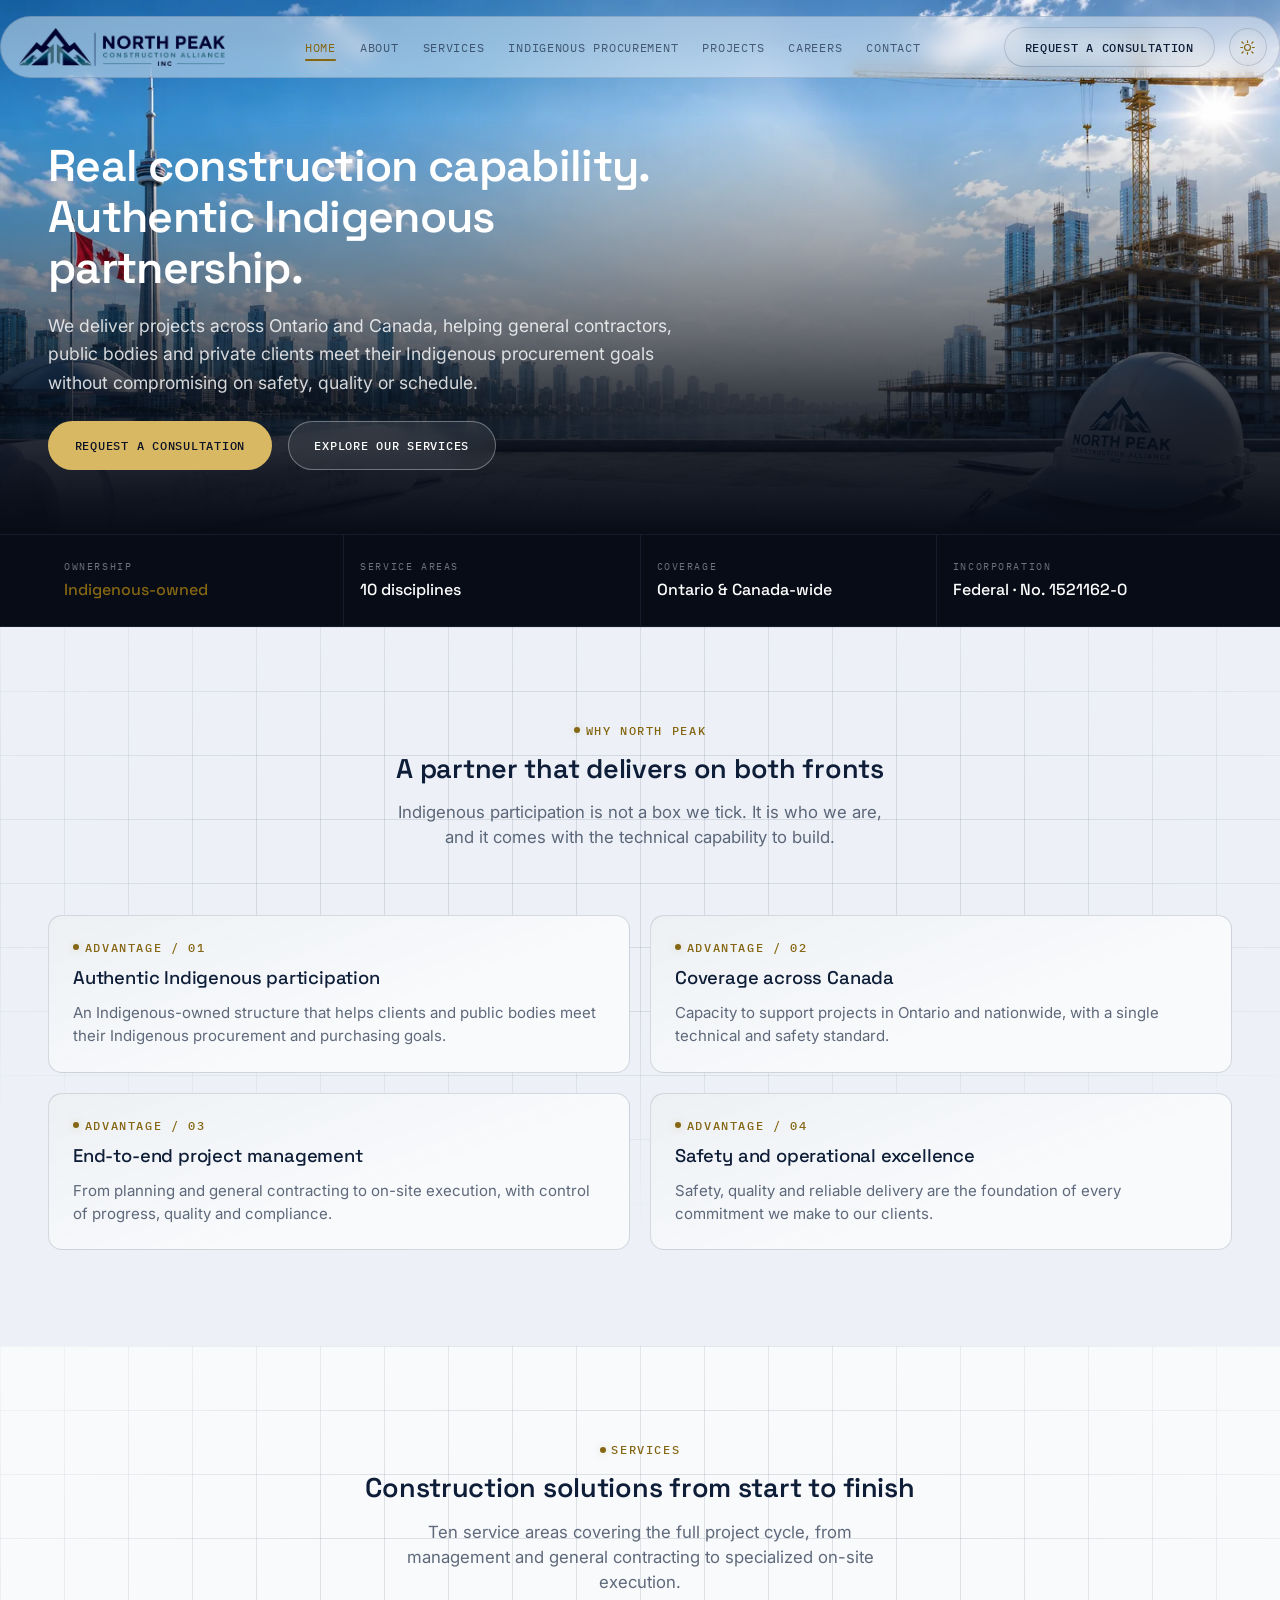
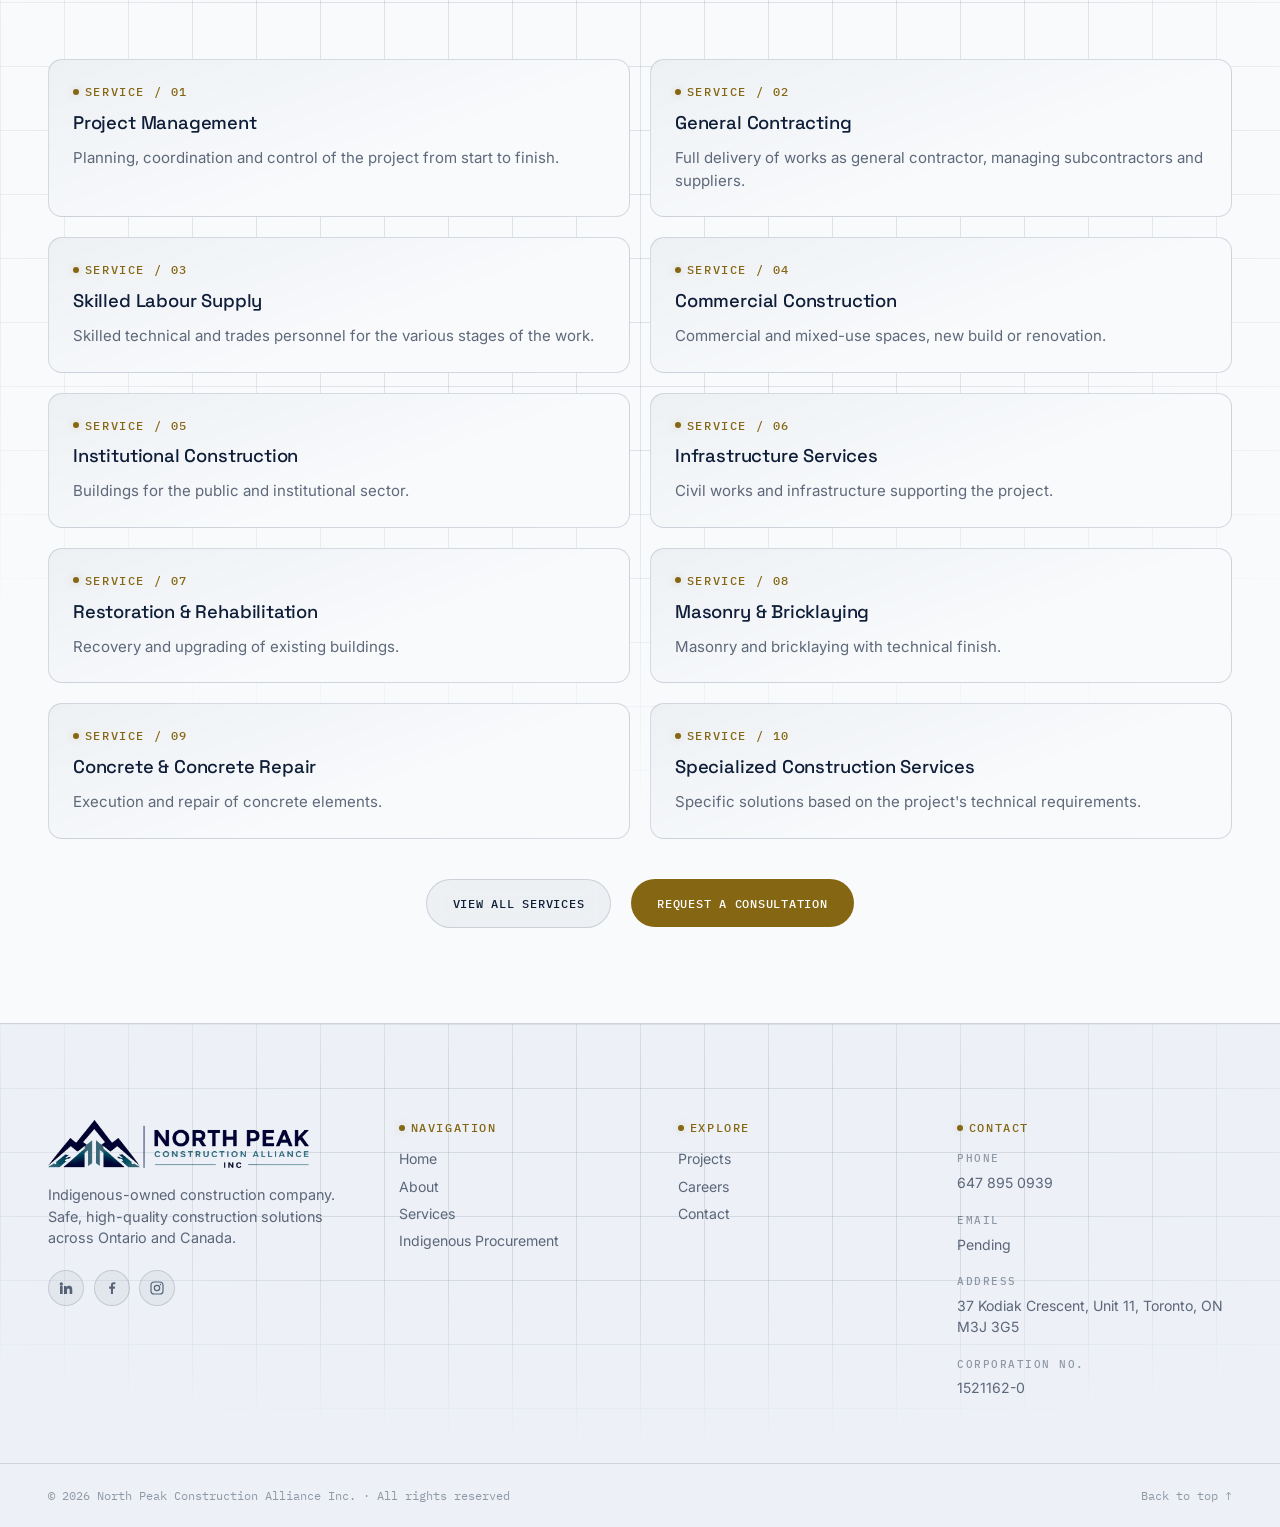
<file: index.html>
<!DOCTYPE html>
<html lang="en">
<head>
<meta charset="UTF-8">
<!-- Aplica el tema guardado ANTES de que se pinte la página, para
     evitar un parpadeo (flash) del tema por defecto al cargar. -->
<script>
(function () {
  try {
    var saved = localStorage.getItem('etexca-theme');
    document.documentElement.setAttribute('data-theme', saved === 'dark' ? 'dark' : 'light');
  } catch (e) {
    document.documentElement.setAttribute('data-theme', 'dark');
  }
})();
</script>
<meta name="viewport" content="width=device-width, initial-scale=1.0">
<title>North Peak Construction Alliance Inc. — Indigenous-owned construction in Canada</title>
<meta name="description" content="Indigenous-owned construction company in Ontario and across Canada: project management, general contracting and on-site delivery with safety and quality.">

<!-- ASUNCIÓN: dominio placeholder — reemplazar cuando exista el dominio real -->
<link rel="canonical" href="https://www.northpeakconstruction.ca/">

<!-- Open Graph / redes sociales -->
<meta property="og:type" content="website">
<meta property="og:url" content="https://www.northpeakconstruction.ca/">
<meta property="og:site_name" content="North Peak Construction Alliance">
<meta property="og:title" content="North Peak Construction Alliance Inc. — Indigenous-owned construction in Canada">
<meta property="og:description" content="Indigenous-owned construction company in Ontario and across Canada: project management, general contracting and on-site delivery with safety and quality.">
<meta property="og:locale" content="en_CA">
<!-- ASUNCIÓN: og:image pendiente — no hay logo/foto de portada todavía (README §3.2) -->
<!-- <meta property="og:image" content="https://www.northpeakconstruction.ca/og-image.jpg"> -->

<meta name="twitter:card" content="summary_large_image">
<meta name="twitter:title" content="North Peak Construction Alliance Inc. — Indigenous-owned construction in Canada">
<meta name="twitter:description" content="Indigenous-owned construction company in Ontario and across Canada: project management, general contracting and on-site delivery with safety and quality.">

<link rel="icon" href="favicon.svg" type="image/svg+xml">

<!-- Tipografías del sistema de diseño v2 (Space Grotesk / Inter / IBM Plex Mono) -->
<link rel="preconnect" href="https://fonts.googleapis.com">
<link rel="preconnect" href="https://fonts.gstatic.com" crossorigin>
<link href="https://fonts.googleapis.com/css2?family=Space+Grotesk:wght@500;600&family=Inter:wght@400;500;600&family=IBM+Plex+Mono:wght@400;500&display=swap" rel="stylesheet">

<link rel="stylesheet" href="css/tokens.css?v=33">
<link rel="stylesheet" href="css/style.css?v=33">
<link rel="stylesheet" href="css/layout.css?v=33">
<link rel="stylesheet" href="css/header.css?v=33">
<link rel="stylesheet" href="css/components.css?v=33">

<!-- ═══ Google Search Console: pega tu código de verificación (método "etiqueta HTML") ═══ -->
<meta name="google-site-verification" content="PEGAR_CODIGO_DE_VERIFICACION">

<!-- ═══ Google Analytics (GA4): reemplaza G-XXXXXXXXXX por tu ID de medición real ═══ -->
<script async src="https://www.googletagmanager.com/gtag/js?id=G-XXXXXXXXXX"></script>
<script>
  window.dataLayer = window.dataLayer || [];
  function gtag(){dataLayer.push(arguments);}
  gtag('js', new Date());
  gtag('config', 'G-XXXXXXXXXX');
</script>

</head>
<body>

<!-- ═══════════════════════════════════════════
     HEADER — cristal flotante, con zona de logo dedicada.
     ─────────────────────────────────────────────────────
     BLOQUE COMPARTIDO por las 7 páginas. Al replicarlo en las
     demás páginas, lo ÚNICO que cambia es cuál enlace del nav
     lleva aria-current="page" (marca la página activa). El
     resaltado visual de esa marca se define en css/header.css
     (siguiente archivo de la Fase 1).
═══════════════════════════════════════════════ -->
<header class="site-header">
  <div class="container site-header__row">
    <!-- El logo lleva a Inicio (index.html), no a un ancla. -->
    <a href="index.html" class="site-header__mark" aria-label="North Peak Construction Alliance — Home">
      <img class="site-header__logo site-header__logo--dark" src="images/logo-horizontal.webp" alt="North Peak Construction Alliance Inc.">
      <img class="site-header__logo site-header__logo--light" src="images/logo-horizontal-light.webp" alt="" aria-hidden="true">
    </a>
    <nav class="site-nav" id="site-nav">
      <a href="index.html" aria-current="page">Home</a>
      <a href="nosotros.html">About</a>
      <a href="servicios.html">Services</a>
      <a href="contratacion-indigena.html">Indigenous Procurement</a>
      <a href="proyectos.html">Projects</a>
      <a href="carreras.html">Careers</a>
      <a href="contacto.html">Contact</a>
      <a href="contacto.html" class="site-nav__cta btn btn--ghost btn--sm">Request a consultation</a>
    </nav>
    <div class="site-header__actions">
      <a href="contacto.html" class="btn btn--ghost btn--sm site-header__cta">Request a consultation</a>
      <button type="button" class="theme-toggle" id="theme-toggle" aria-label="Toggle theme" aria-pressed="false" title="Toggle theme">
        <span class="theme-toggle__icon theme-toggle__icon--sun" aria-hidden="true">
          <svg viewBox="0 0 24 24" fill="none" stroke="currentColor" stroke-width="1.6" stroke-linecap="round">
            <circle cx="12" cy="12" r="4.2"></circle>
            <line x1="12" y1="2.5" x2="12" y2="5"></line>
            <line x1="12" y1="19" x2="12" y2="21.5"></line>
            <line x1="4.2" y1="4.2" x2="6" y2="6"></line>
            <line x1="18" y1="18" x2="19.8" y2="19.8"></line>
            <line x1="2.5" y1="12" x2="5" y2="12"></line>
            <line x1="19" y1="12" x2="21.5" y2="12"></line>
            <line x1="4.2" y1="19.8" x2="6" y2="18"></line>
            <line x1="18" y1="6" x2="19.8" y2="4.2"></line>
          </svg>
        </span>
        <span class="theme-toggle__icon theme-toggle__icon--moon" aria-hidden="true">
          <svg viewBox="0 0 24 24" fill="none" stroke="currentColor" stroke-width="1.6" stroke-linecap="round" stroke-linejoin="round">
            <path d="M20 14.5A8.5 8.5 0 1 1 9.5 4a7 7 0 0 0 10.5 10.5z"></path>
          </svg>
        </span>
      </button>
    </div>
    <button class="site-header__toggle" id="nav-toggle" aria-label="Open menu" aria-expanded="false">
      <span></span><span></span><span></span>
    </button>
  </div>
</header>

<!-- ═══════════════════════════════════════════
     § HERO — Inicio
     El marco (.hero__frame) tiene aspect-ratio: 1600/667 —
     la proporción EXACTA de hero-bg.webp. La imagen llena el
     marco al 100%, sin recortar ni un píxel y sin zoom.
     El panel de texto es hermano del marco: en escritorio se
     superpone a la izquierda (position:absolute, ver layout.css),
     en móvil cae debajo del marco en flujo normal.
     NOTA: imágenes del hero SIN TOCAR (pendiente confirmar con el
     cliente si son definitivas o placeholder).
═══════════════════════════════════════════════ -->
<!-- ═══════════════════════════════════════════
     § HERO — el mensaje, no el logotipo.
     El logo vive en el header. Aquí va lo único que convierte a un
     visitante en cliente: qué hacemos, para quién, y qué hacer ahora.
     El texto se apoya sobre un scrim inferior (ver layout.css) que
     deja intactos el cielo, la Torre CN, la bandera y las grúas.
═══════════════════════════════════════════════ -->
<section class="hero" id="top">
  <div class="hero__frame">
    <img class="hero__frame-img hero__frame-img--dark" src="images/hero-bg.webp" alt="Tower cranes and a building under construction over the Toronto skyline" loading="eager">
    <img class="hero__frame-img hero__frame-img--light" src="images/hero-bg-light.webp" alt="" aria-hidden="true" loading="eager">
    <div class="hero__frame-overlay"></div>
  </div>

  <div class="hero__panel-wrap">
    <div class="container">
      <div class="hero__content reveal reveal-left">
        <h1 class="hero__title">
          <span class="hero__title-line">Real construction capability.</span>
          <span class="hero__title-line">Authentic Indigenous partnership.</span>
        </h1>
        <p class="hero__lede">We deliver projects across Ontario and Canada, helping general contractors, public bodies and private clients meet their Indigenous procurement goals without compromising on safety, quality or schedule.</p>
        <div class="hero__actions">
          <a href="contacto.html" class="btn btn--primary">Request a consultation</a>
          <a href="servicios.html" class="btn btn--ghost">Explore our services</a>
        </div>
      </div>
    </div>
  </div>
</section>

<!-- ═══════════════════════════════════════════
     § BARRA DE CREDENCIALES
     Los cuatro datos que un oficial de compras públicas busca en los
     primeros diez segundos. Todos verificables — nada inventado.
     Además, absorbe la transición entre la foto y la página.
═══════════════════════════════════════════════ -->
<section class="trust-bar">
  <div class="container">
    <div class="trust-bar__grid">
      <div class="trust-bar__item">
        <span class="trust-bar__label">Ownership</span>
        <span class="trust-bar__value"><em>Indigenous-owned</em></span>
      </div>
      <div class="trust-bar__item">
        <span class="trust-bar__label">Service areas</span>
        <span class="trust-bar__value">10 disciplines</span>
      </div>
      <div class="trust-bar__item">
        <span class="trust-bar__label">Coverage</span>
        <span class="trust-bar__value">Ontario &amp; Canada-wide</span>
      </div>
      <div class="trust-bar__item">
        <span class="trust-bar__label">Incorporation</span>
        <span class="trust-bar__value">Federal &middot; No.&nbsp;1521162-0</span>
      </div>
    </div>
  </div>
</section>

<!-- ═══════════════════════════════════════════
     § POR QUÉ NORTH PEAK — ventajas competitivas.
     El h1 y la presentación se movieron al hero, que es su sitio.
     Esta sección ahora abre con h2 y va directo al valor.
═══════════════════════════════════════════════ -->
<section class="section grid-texture" id="presentacion" style="background:var(--void);">
  <div class="container">
    <div class="section-head reveal">
      <span class="readout">Why North Peak</span>
      <h2>A partner that delivers on both fronts</h2>
      <p class="lede">Indigenous participation is not a box we tick. It is who we are, and it comes with the technical capability to build.</p>
    </div>

    <div class="service-grid reveal-stagger" style="margin-top:var(--space-3);">
      <article class="service-card reveal reveal-left" style="--i:0;">
        <span class="readout">Advantage / 01</span>
        <h3>Authentic Indigenous participation</h3>
        <p>An Indigenous-owned structure that helps clients and public bodies meet their Indigenous procurement and purchasing goals.</p>
      </article>
      <article class="service-card reveal reveal-right" style="--i:1;">
        <span class="readout">Advantage / 02</span>
        <h3>Coverage across Canada</h3>
        <p>Capacity to support projects in Ontario and nationwide, with a single technical and safety standard.</p>
      </article>
      <article class="service-card reveal reveal-left" style="--i:2;">
        <span class="readout">Advantage / 03</span>
        <h3>End-to-end project management</h3>
        <p>From planning and general contracting to on-site execution, with control of progress, quality and compliance.</p>
      </article>
      <article class="service-card reveal reveal-right" style="--i:3;">
        <span class="readout">Advantage / 04</span>
        <h3>Safety and operational excellence</h3>
        <p>Safety, quality and reliable delivery are the foundation of every commitment we make to our clients.</p>
      </article>
    </div>
  </div>
</section>

<!-- ═══════════════════════════════════════════
     § RESUMEN DE SERVICIOS + CTA
     ─────────────────────────────────────────────────────
     ESQUELETO (Fase 1). El contenido real entra en la FASE 3:
       · Resumen de los 10 servicios, cada uno enlazando a
         servicios.html
       · Llamado a la acción (CTA) hacia contacto.html
     La grilla completa de servicios vive en servicios.html
     (Fase 5), no aquí.
═══════════════════════════════════════════════ -->
<section class="section grid-texture" id="resumen-servicios" style="background:var(--void-soft);">
  <div class="container">
    <div class="section-head reveal">
      <span class="readout">Services</span>
      <h2>Construction solutions from start to finish</h2>
      <p class="lede">Ten service areas covering the full project cycle, from management and general contracting to specialized on-site execution.</p>
    </div>

    <div class="service-grid reveal-stagger">
      <a class="service-card reveal reveal-left" href="servicios.html" style="--i:0; text-decoration:none;">
        <span class="readout">Service / 01</span>
        <h3>Project Management</h3>
        <p>Planning, coordination and control of the project from start to finish.</p>
      </a>
      <a class="service-card reveal reveal-right" href="servicios.html" style="--i:1; text-decoration:none;">
        <span class="readout">Service / 02</span>
        <h3>General Contracting</h3>
        <p>Full delivery of works as general contractor, managing subcontractors and suppliers.</p>
      </a>
      <a class="service-card reveal reveal-left" href="servicios.html" style="--i:2; text-decoration:none;">
        <span class="readout">Service / 03</span>
        <h3>Skilled Labour Supply</h3>
        <p>Skilled technical and trades personnel for the various stages of the work.</p>
      </a>
      <a class="service-card reveal reveal-right" href="servicios.html" style="--i:3; text-decoration:none;">
        <span class="readout">Service / 04</span>
        <h3>Commercial Construction</h3>
        <p>Commercial and mixed-use spaces, new build or renovation.</p>
      </a>
      <a class="service-card reveal reveal-left" href="servicios.html" style="--i:4; text-decoration:none;">
        <span class="readout">Service / 05</span>
        <h3>Institutional Construction</h3>
        <p>Buildings for the public and institutional sector.</p>
      </a>
      <a class="service-card reveal reveal-right" href="servicios.html" style="--i:5; text-decoration:none;">
        <span class="readout">Service / 06</span>
        <h3>Infrastructure Services</h3>
        <p>Civil works and infrastructure supporting the project.</p>
      </a>
      <a class="service-card reveal reveal-left" href="servicios.html" style="--i:0; text-decoration:none;">
        <span class="readout">Service / 07</span>
        <h3>Restoration & Rehabilitation</h3>
        <p>Recovery and upgrading of existing buildings.</p>
      </a>
      <a class="service-card reveal reveal-right" href="servicios.html" style="--i:1; text-decoration:none;">
        <span class="readout">Service / 08</span>
        <h3>Masonry & Bricklaying</h3>
        <p>Masonry and bricklaying with technical finish.</p>
      </a>
      <a class="service-card reveal reveal-left" href="servicios.html" style="--i:2; text-decoration:none;">
        <span class="readout">Service / 09</span>
        <h3>Concrete & Concrete Repair</h3>
        <p>Execution and repair of concrete elements.</p>
      </a>
      <a class="service-card reveal reveal-right" href="servicios.html" style="--i:3; text-decoration:none;">
        <span class="readout">Service / 10</span>
        <h3>Specialized Construction Services</h3>
        <p>Specific solutions based on the project's technical requirements.</p>
      </a>
    </div>

    <div class="reveal" style="text-align:center; margin-top:var(--space-4);">
      <a href="servicios.html" class="btn btn--ghost">View all services</a>
      <a href="contacto.html" class="btn btn--primary" style="margin-left:1rem;">Request a consultation</a>
    </div>
  </div>
</section>

<!-- ═══════════════════════════════════════════
     FOOTER — BLOQUE COMPARTIDO por las 7 páginas.
     Se replica idéntico en cada página. Los enlaces de
     navegación apuntan a las páginas reales (no anclas).
═══════════════════════════════════════════════ -->
<footer class="site-footer grid-texture">
  <div class="container site-footer__top">
    <div class="site-footer__brand">
      <a href="index.html" class="site-footer__mark" aria-label="North Peak Construction Alliance — Home">
        <img class="site-footer__logo site-footer__logo--dark" src="images/logo-horizontal.webp" alt="North Peak Construction Alliance Inc.">
        <img class="site-footer__logo site-footer__logo--light" src="images/logo-horizontal-light.webp" alt="" aria-hidden="true">
      </a>
      <p class="site-footer__tagline">Indigenous-owned construction company. Safe, high-quality construction solutions across Ontario and Canada.</p>
      <!-- FASE 11 → reemplazar href="#" con los perfiles reales cuando existan. -->
      <div class="site-footer__social">
        <a href="#" aria-label="LinkedIn" title="LinkedIn"><svg viewBox="0 0 24 24" fill="currentColor" aria-hidden="true"><path d="M4.98 3.5a2.5 2.5 0 1 1 0 5 2.5 2.5 0 0 1 0-5zM3 9h4v12H3zM9 9h3.8v1.7h.05c.53-.95 1.83-1.95 3.77-1.95 4.03 0 4.78 2.65 4.78 6.1V21h-4v-5.3c0-1.27-.02-2.9-1.77-2.9-1.77 0-2.04 1.38-2.04 2.8V21H9z"/></svg></a>
        <a href="#" aria-label="Facebook" title="Facebook"><svg viewBox="0 0 24 24" fill="currentColor" aria-hidden="true"><path d="M13.5 21v-8h2.7l.4-3.1h-3.1V7.9c0-.9.25-1.5 1.55-1.5H17V3.6c-.29-.04-1.3-.13-2.47-.13-2.44 0-4.11 1.49-4.11 4.23v2.19H7.7V13h2.72v8z"/></svg></a>
        <a href="#" aria-label="Instagram" title="Instagram"><svg viewBox="0 0 24 24" fill="none" stroke="currentColor" stroke-width="1.8" aria-hidden="true"><rect x="3" y="3" width="18" height="18" rx="5"/><circle cx="12" cy="12" r="4"/><circle cx="17.2" cy="6.8" r="1.1" fill="currentColor" stroke="none"/></svg></a>
      </div>
    </div>

    <div class="site-footer__col">
      <span class="readout">Navigation</span>
      <nav class="site-footer__links">
        <a href="index.html">Home</a>
        <a href="nosotros.html">About</a>
        <a href="servicios.html">Services</a>
        <a href="contratacion-indigena.html">Indigenous Procurement</a>
      </nav>
    </div>

    <div class="site-footer__col">
      <span class="readout">Explore</span>
      <nav class="site-footer__links">
        <a href="proyectos.html">Projects</a>
        <a href="carreras.html">Careers</a>
        <a href="contacto.html">Contact</a>
      </nav>
    </div>

    <div class="site-footer__col">
      <span class="readout">Contact</span>
      <ul class="site-footer__contact">
        <li><span class="meta-label">Phone</span><a href="tel:+16478950939" style="color:inherit; text-decoration:none;">647 895 0939</a></li>
        <li><span class="meta-label">Email</span>Pending</li>
        <li><span class="meta-label">Address</span>37 Kodiak Crescent, Unit 11, Toronto, ON M3J 3G5</li>
        <li><span class="meta-label">Corporation No.</span>1521162-0</li>
      </ul>
    </div>
  </div>

  <div class="container site-footer__bottom">
    <span>© <span id="year"></span> North Peak Construction Alliance Inc. · All rights reserved</span>
    <a href="#top" class="site-footer__top-link">Back to top ↑</a>
  </div>
</footer>

<!-- CTA flotante — píldora de cristal discreta. Aparece al salir
     del hero, se oculta cerca del contenido de contacto.
     Ahora enlaza a la página de contacto (no a un ancla). -->
<div class="float-cta">
  <span class="float-cta__text">Need advice?</span>
  <a href="contacto.html" class="btn btn--primary btn--sm">Book a consultation</a>
</div>

<script src="js/main.js?v=16"></script>

</body>
</html>
</file>
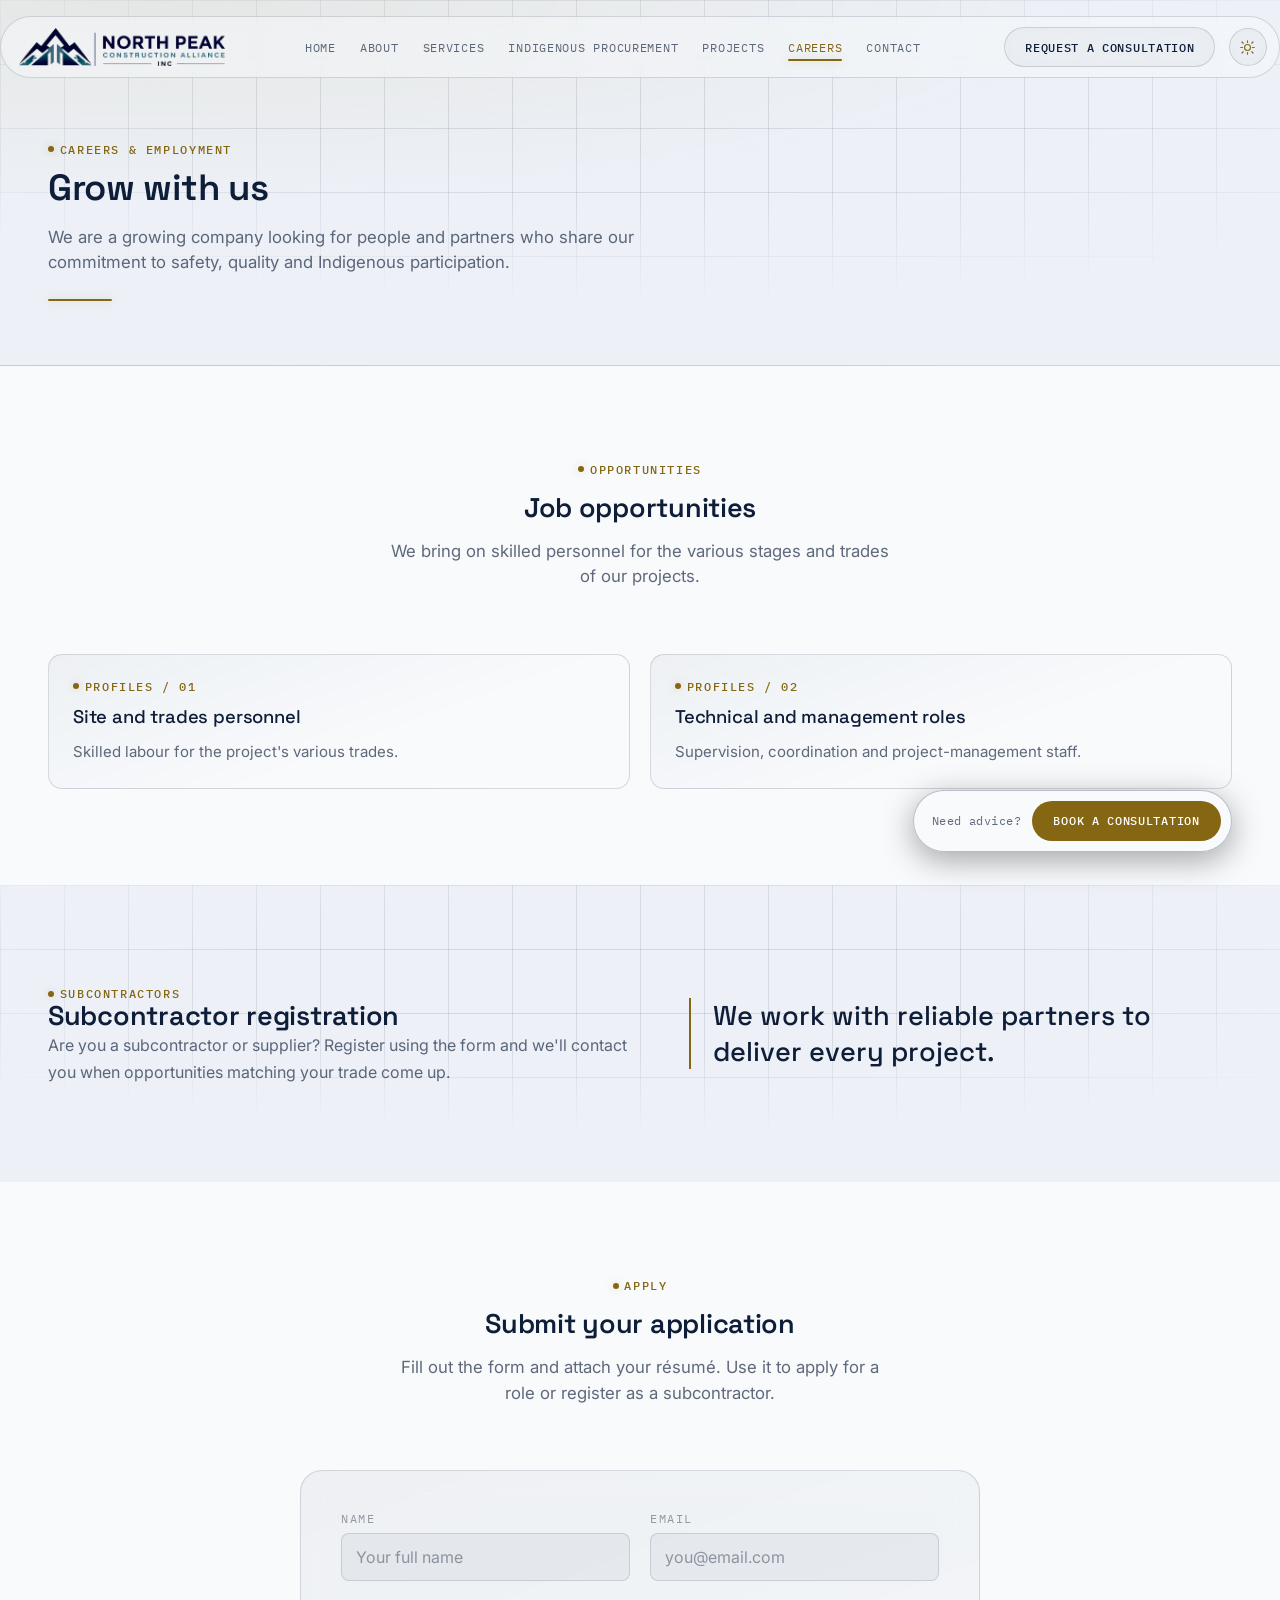
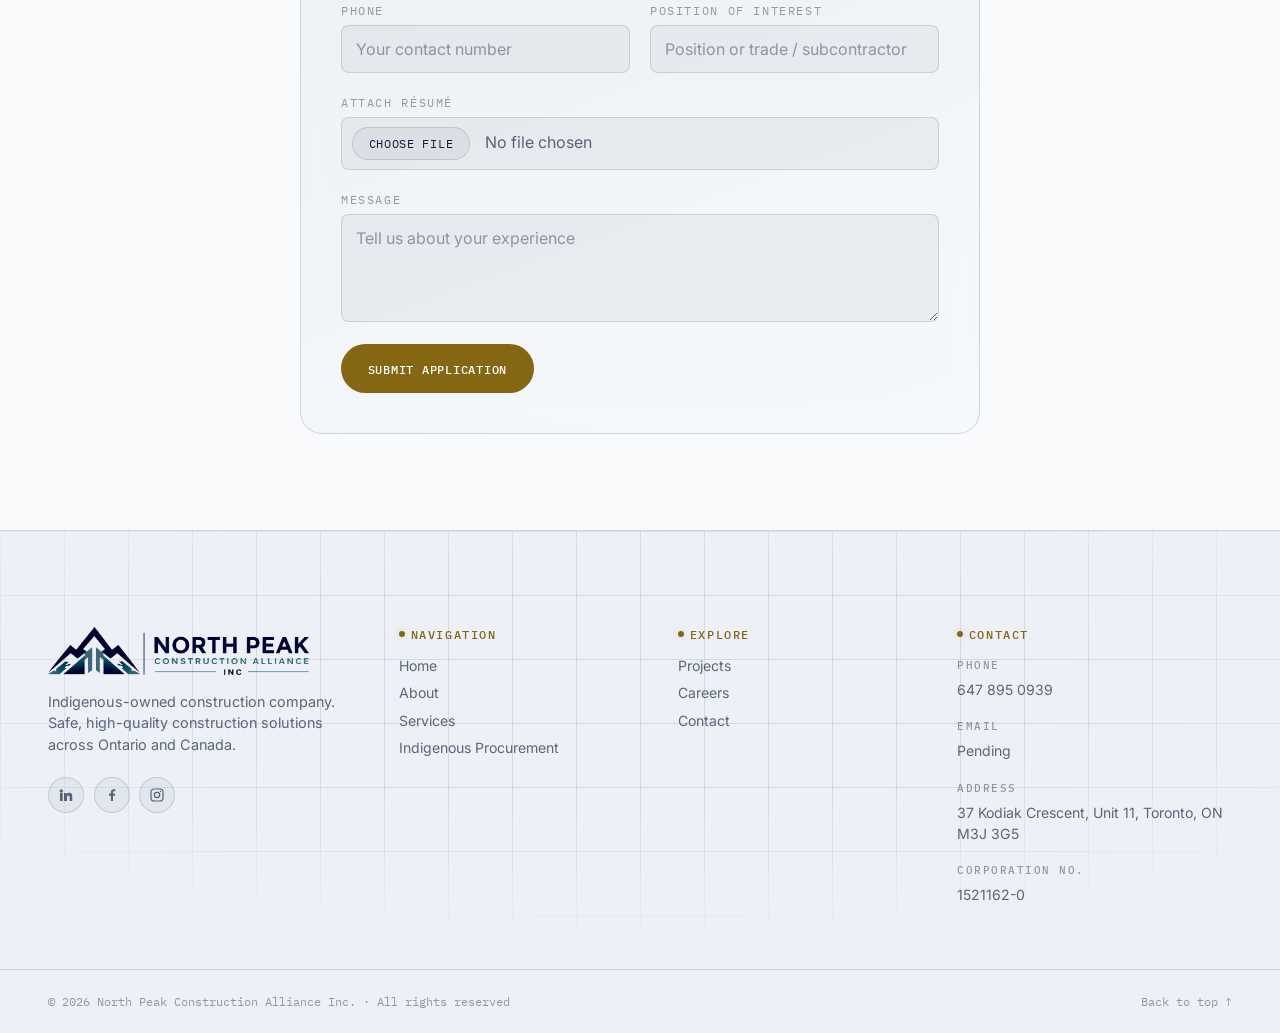
<file: carreras.html>
<!DOCTYPE html>
<html lang="en">
<head>
<meta charset="UTF-8">
<!-- Aplica el tema guardado ANTES de que se pinte la página, para
     evitar un parpadeo (flash) del tema por defecto al cargar. -->
<script>
(function () {
  try {
    var saved = localStorage.getItem('etexca-theme');
    document.documentElement.setAttribute('data-theme', saved === 'dark' ? 'dark' : 'light');
  } catch (e) {
    document.documentElement.setAttribute('data-theme', 'dark');
  }
})();
</script>
<meta name="viewport" content="width=device-width, initial-scale=1.0">
<title>Careers & Employment — North Peak Construction Alliance</title>
<meta name="description" content="Job opportunities and subcontractor registration at North Peak Construction Alliance Inc. Submit your application and résumé.">

<!-- ASUNCIÓN: dominio placeholder — reemplazar cuando exista el dominio real -->
<link rel="canonical" href="https://www.northpeakconstruction.ca/carreras.html">

<!-- Open Graph / redes sociales -->
<meta property="og:type" content="website">
<meta property="og:url" content="https://www.northpeakconstruction.ca/carreras.html">
<meta property="og:site_name" content="North Peak Construction Alliance">
<meta property="og:title" content="Careers & Employment — North Peak Construction Alliance">
<meta property="og:description" content="Job opportunities and subcontractor registration at North Peak Construction Alliance Inc. Submit your application and résumé.">
<meta property="og:locale" content="en_CA">
<!-- ASUNCIÓN: og:image pendiente — no hay logo/foto de portada todavía (README §3.2) -->
<!-- <meta property="og:image" content="https://www.northpeakconstruction.ca/og-image.jpg"> -->

<meta name="twitter:card" content="summary_large_image">
<meta name="twitter:title" content="Careers & Employment — North Peak Construction Alliance">
<meta name="twitter:description" content="Job opportunities and subcontractor registration at North Peak Construction Alliance Inc. Submit your application and résumé.">

<link rel="icon" href="favicon.svg" type="image/svg+xml">

<!-- Tipografías del sistema de diseño v2 (Space Grotesk / Inter / IBM Plex Mono) -->
<link rel="preconnect" href="https://fonts.googleapis.com">
<link rel="preconnect" href="https://fonts.gstatic.com" crossorigin>
<link href="https://fonts.googleapis.com/css2?family=Space+Grotesk:wght@500;600&family=Inter:wght@400;500;600&family=IBM+Plex+Mono:wght@400;500&display=swap" rel="stylesheet">

<link rel="stylesheet" href="css/tokens.css?v=31">
<link rel="stylesheet" href="css/style.css?v=31">
<link rel="stylesheet" href="css/layout.css?v=31">
<link rel="stylesheet" href="css/header.css?v=31">
<link rel="stylesheet" href="css/components.css?v=31">

<!-- ═══ Google Search Console: pega tu código de verificación (método "etiqueta HTML") ═══ -->
<meta name="google-site-verification" content="PEGAR_CODIGO_DE_VERIFICACION">

<!-- ═══ Google Analytics (GA4): reemplaza G-XXXXXXXXXX por tu ID de medición real ═══ -->
<script async src="https://www.googletagmanager.com/gtag/js?id=G-XXXXXXXXXX"></script>
<script>
  window.dataLayer = window.dataLayer || [];
  function gtag(){dataLayer.push(arguments);}
  gtag('js', new Date());
  gtag('config', 'G-XXXXXXXXXX');
</script>

</head>
<body>

<!-- ═══════════════════════════════════════════
     HEADER — BLOQUE COMPARTIDO (idéntico en las 7 páginas).
     aria-current="page" en el enlace "Carreras".
═══════════════════════════════════════════════ -->
<header class="site-header">
  <div class="container site-header__row">
    <a href="index.html" class="site-header__mark" aria-label="North Peak Construction Alliance — Home">
      <img class="site-header__logo site-header__logo--dark" src="images/logo-horizontal.webp" alt="North Peak Construction Alliance Inc.">
      <img class="site-header__logo site-header__logo--light" src="images/logo-horizontal-light.webp" alt="" aria-hidden="true">
    </a>
    <nav class="site-nav" id="site-nav">
      <a href="index.html">Home</a>
      <a href="nosotros.html">About</a>
      <a href="servicios.html">Services</a>
      <a href="contratacion-indigena.html">Indigenous Procurement</a>
      <a href="proyectos.html">Projects</a>
      <a href="carreras.html" aria-current="page">Careers</a>
      <a href="contacto.html">Contact</a>
      <a href="contacto.html" class="site-nav__cta btn btn--ghost btn--sm">Request a consultation</a>
    </nav>
    <div class="site-header__actions">
      <a href="contacto.html" class="btn btn--ghost btn--sm site-header__cta">Request a consultation</a>
      <button type="button" class="theme-toggle" id="theme-toggle" aria-label="Toggle theme" aria-pressed="false" title="Toggle theme">
        <span class="theme-toggle__icon theme-toggle__icon--sun" aria-hidden="true">
          <svg viewBox="0 0 24 24" fill="none" stroke="currentColor" stroke-width="1.6" stroke-linecap="round">
            <circle cx="12" cy="12" r="4.2"></circle>
            <line x1="12" y1="2.5" x2="12" y2="5"></line>
            <line x1="12" y1="19" x2="12" y2="21.5"></line>
            <line x1="4.2" y1="4.2" x2="6" y2="6"></line>
            <line x1="18" y1="18" x2="19.8" y2="19.8"></line>
            <line x1="2.5" y1="12" x2="5" y2="12"></line>
            <line x1="19" y1="12" x2="21.5" y2="12"></line>
            <line x1="4.2" y1="19.8" x2="6" y2="18"></line>
            <line x1="18" y1="6" x2="19.8" y2="4.2"></line>
          </svg>
        </span>
        <span class="theme-toggle__icon theme-toggle__icon--moon" aria-hidden="true">
          <svg viewBox="0 0 24 24" fill="none" stroke="currentColor" stroke-width="1.6" stroke-linecap="round" stroke-linejoin="round">
            <path d="M20 14.5A8.5 8.5 0 1 1 9.5 4a7 7 0 0 0 10.5 10.5z"></path>
          </svg>
        </span>
      </button>
    </div>
    <button class="site-header__toggle" id="nav-toggle" aria-label="Open menu" aria-expanded="false">
      <span></span><span></span><span></span>
    </button>
  </div>
</header>

<section class="page-hero grid-texture" id="carreras">
  <div class="container">
    <div class="page-hero__inner reveal">
      <span class="readout">Careers & employment</span>
      <h1>Grow with us</h1>
      <p class="lede">We are a growing company looking for people and partners who share our commitment to safety, quality and Indigenous participation.</p>
      <div class="page-hero__rule"></div>
    </div>
  </div>
</section>

<section class="section" id="oportunidades" style="background:var(--void-soft);">
  <div class="container">
    <div class="section-head reveal">
      <span class="readout">Opportunities</span>
      <h2>Job opportunities</h2>
      <p class="lede">We bring on skilled personnel for the various stages and trades of our projects.</p>
    </div>
    <div class="service-grid reveal-stagger">
      <article class="service-card reveal reveal-left" style="--i:0;"><span class="readout">Profiles / 01</span><h3>Site and trades personnel</h3><p>Skilled labour for the project's various trades.</p></article>
      <article class="service-card reveal reveal-right" style="--i:1;"><span class="readout">Profiles / 02</span><h3>Technical and management roles</h3><p>Supervision, coordination and project-management staff.</p></article>
    </div>
  </div>
</section>

<section class="section grid-texture" id="subcontratistas" style="background:var(--void);">
  <div class="container split split--reverse">
    <div class="reveal reveal-left">
      <p class="statement">We work with reliable partners to deliver every project.</p>
    </div>
    <div class="reveal reveal-right">
      <span class="readout">Subcontractors</span>
      <h2>Subcontractor registration</h2>
      <p>Are you a subcontractor or supplier? Register using the form and we'll contact you when opportunities matching your trade come up.</p>
    </div>
  </div>
</section>

<section class="section" id="aplicacion" style="background:var(--void-soft);">
  <div class="container">
    <div class="section-head reveal">
      <span class="readout">Apply</span>
      <h2>Submit your application</h2>
      <p class="lede">Fill out the form and attach your résumé. Use it to apply for a role or register as a subcontractor.</p>
    </div>
    <form action="#" method="POST" enctype="multipart/form-data" class="glass-panel reveal" style="max-width:680px; margin:0 auto;">
      <div class="form-grid">
      <div class="field"><label for="nombre">Name</label><input type="text" id="nombre" name="nombre" required placeholder="Your full name"></div>
      <div class="field"><label for="email">Email</label><input type="email" id="email" name="email" required placeholder="you@email.com"></div>
      <div class="field"><label for="telefono">Phone</label><input type="tel" id="telefono" name="telefono" placeholder="Your contact number"></div>
      <div class="field"><label for="puesto">Position of interest</label><input type="text" id="puesto" name="puesto" placeholder="Position or trade / subcontractor"></div>
      <div class="field field--full"><label for="cv">Attach résumé</label><input type="file" id="cv" name="cv" accept=".pdf,.doc,.docx"></div>
      <div class="field field--full"><label for="mensaje">Message</label><textarea id="mensaje" name="mensaje" rows="4" placeholder="Tell us about your experience"></textarea></div>
      </div>
      <button type="submit" class="btn btn--primary">Submit application</button>
    </form>
  </div>
</section>

<!-- ═══════════════════════════════════════════
     FOOTER — BLOQUE COMPARTIDO (idéntico en las 7 páginas).
═══════════════════════════════════════════════ -->
<footer class="site-footer grid-texture">
  <div class="container site-footer__top">
    <div class="site-footer__brand">
      <a href="index.html" class="site-footer__mark" aria-label="North Peak Construction Alliance — Home">
        <img class="site-footer__logo site-footer__logo--dark" src="images/logo-horizontal.webp" alt="North Peak Construction Alliance Inc.">
        <img class="site-footer__logo site-footer__logo--light" src="images/logo-horizontal-light.webp" alt="" aria-hidden="true">
      </a>
      <p class="site-footer__tagline">Indigenous-owned construction company. Safe, high-quality construction solutions across Ontario and Canada.</p>
      <!-- FASE 11 → reemplazar href="#" con los perfiles reales cuando existan. -->
      <div class="site-footer__social">
        <a href="#" aria-label="LinkedIn" title="LinkedIn"><svg viewBox="0 0 24 24" fill="currentColor" aria-hidden="true"><path d="M4.98 3.5a2.5 2.5 0 1 1 0 5 2.5 2.5 0 0 1 0-5zM3 9h4v12H3zM9 9h3.8v1.7h.05c.53-.95 1.83-1.95 3.77-1.95 4.03 0 4.78 2.65 4.78 6.1V21h-4v-5.3c0-1.27-.02-2.9-1.77-2.9-1.77 0-2.04 1.38-2.04 2.8V21H9z"/></svg></a>
        <a href="#" aria-label="Facebook" title="Facebook"><svg viewBox="0 0 24 24" fill="currentColor" aria-hidden="true"><path d="M13.5 21v-8h2.7l.4-3.1h-3.1V7.9c0-.9.25-1.5 1.55-1.5H17V3.6c-.29-.04-1.3-.13-2.47-.13-2.44 0-4.11 1.49-4.11 4.23v2.19H7.7V13h2.72v8z"/></svg></a>
        <a href="#" aria-label="Instagram" title="Instagram"><svg viewBox="0 0 24 24" fill="none" stroke="currentColor" stroke-width="1.8" aria-hidden="true"><rect x="3" y="3" width="18" height="18" rx="5"/><circle cx="12" cy="12" r="4"/><circle cx="17.2" cy="6.8" r="1.1" fill="currentColor" stroke="none"/></svg></a>
      </div>
    </div>

    <div class="site-footer__col">
      <span class="readout">Navigation</span>
      <nav class="site-footer__links">
        <a href="index.html">Home</a>
        <a href="nosotros.html">About</a>
        <a href="servicios.html">Services</a>
        <a href="contratacion-indigena.html">Indigenous Procurement</a>
      </nav>
    </div>

    <div class="site-footer__col">
      <span class="readout">Explore</span>
      <nav class="site-footer__links">
        <a href="proyectos.html">Projects</a>
        <a href="carreras.html">Careers</a>
        <a href="contacto.html">Contact</a>
      </nav>
    </div>

    <div class="site-footer__col">
      <span class="readout">Contact</span>
      <ul class="site-footer__contact">
        <li><span class="meta-label">Phone</span><a href="tel:+16478950939" style="color:inherit; text-decoration:none;">647 895 0939</a></li>
        <li><span class="meta-label">Email</span>Pending</li>
        <li><span class="meta-label">Address</span>37 Kodiak Crescent, Unit 11, Toronto, ON M3J 3G5</li>
        <li><span class="meta-label">Corporation No.</span>1521162-0</li>
      </ul>
    </div>
  </div>

  <div class="container site-footer__bottom">
    <span>© <span id="year"></span> North Peak Construction Alliance Inc. · All rights reserved</span>
    <a href="#top" class="site-footer__top-link">Back to top ↑</a>
  </div>
</footer>

<!-- CTA flotante — píldora de cristal discreta. En páginas sin hero
     (como esta) se muestra directamente (ver js/main.js). -->
<div class="float-cta">
  <span class="float-cta__text">Need advice?</span>
  <a href="contacto.html" class="btn btn--primary btn--sm">Book a consultation</a>
</div>

<script src="js/main.js?v=16"></script>

</body>
</html>
</file>
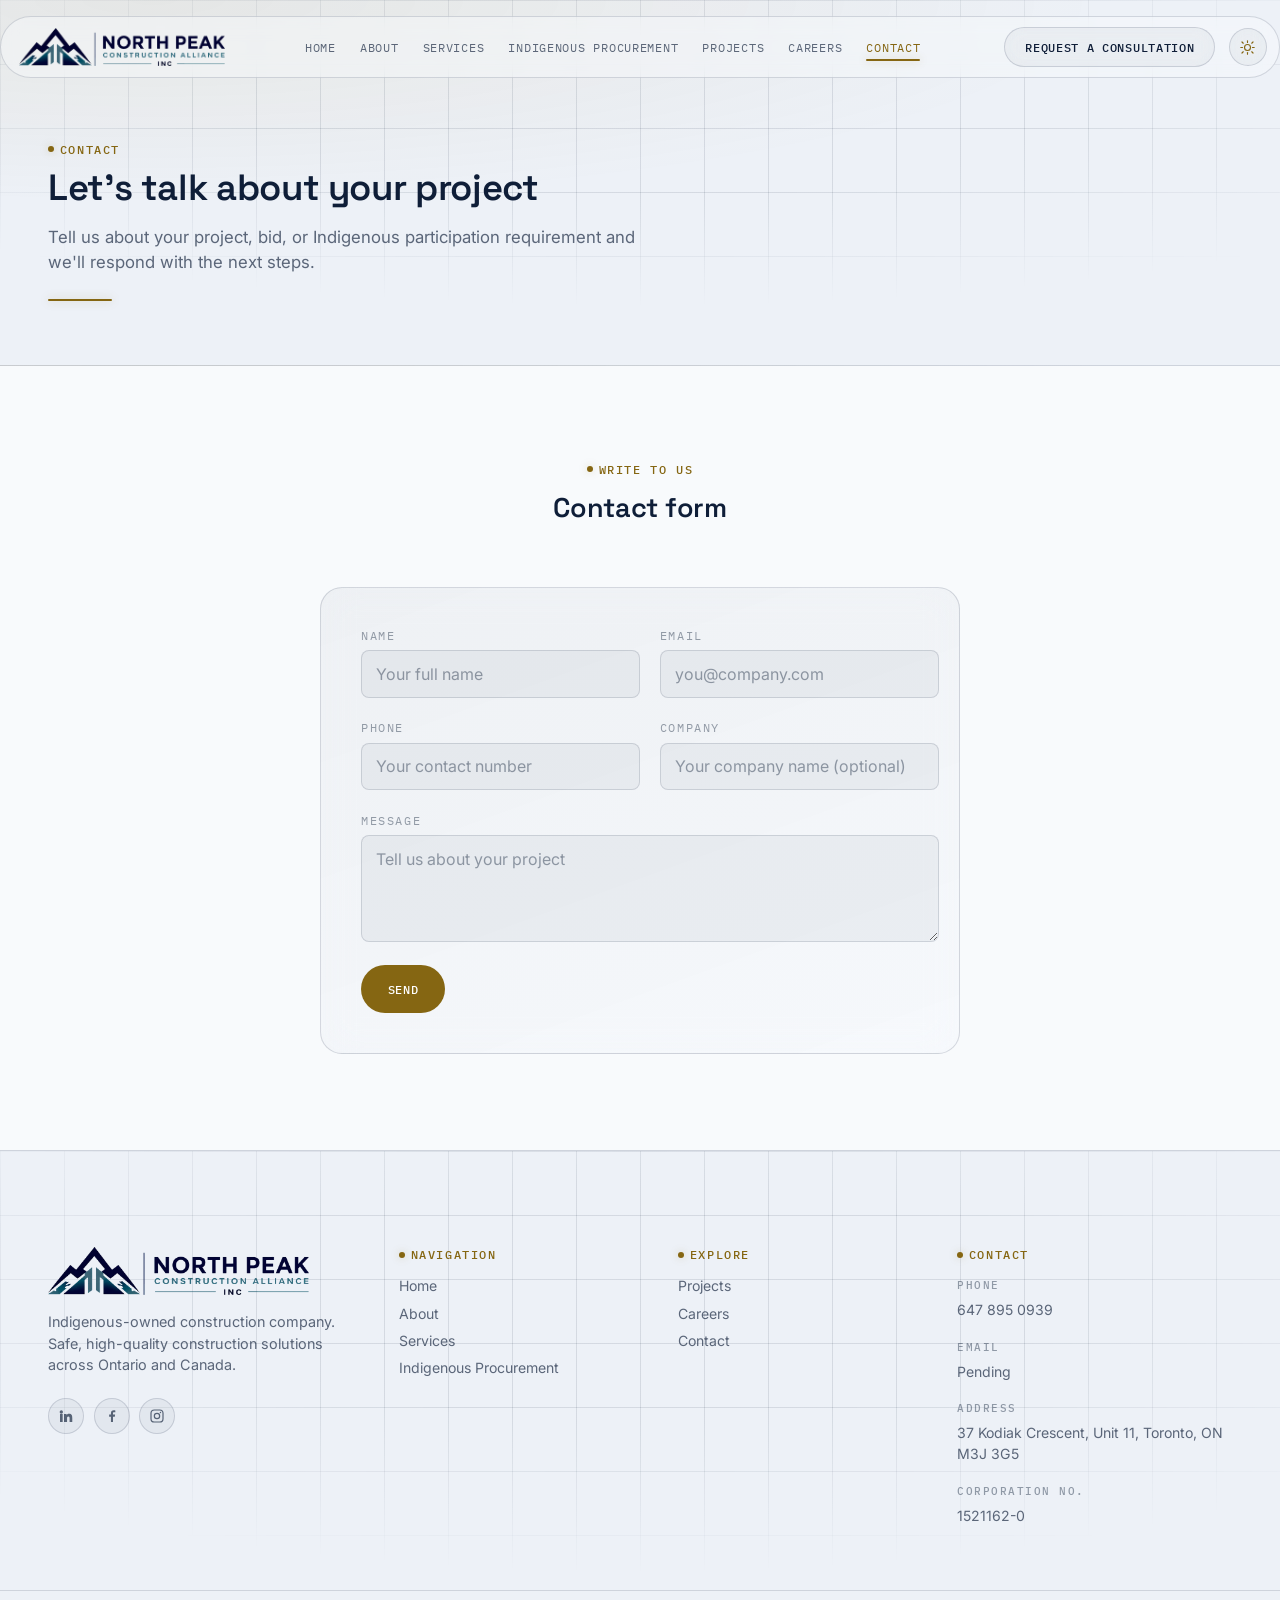
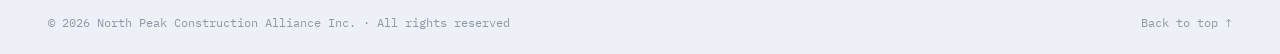
<file: contacto.html>
<!DOCTYPE html>
<html lang="en">
<head>
<meta charset="UTF-8">
<!-- Aplica el tema guardado ANTES de que se pinte la página, para
     evitar un parpadeo (flash) del tema por defecto al cargar. -->
<script>
(function () {
  try {
    var saved = localStorage.getItem('etexca-theme');
    document.documentElement.setAttribute('data-theme', saved === 'dark' ? 'dark' : 'light');
  } catch (e) {
    document.documentElement.setAttribute('data-theme', 'dark');
  }
})();
</script>
<meta name="viewport" content="width=device-width, initial-scale=1.0">
<title>Contact — North Peak Construction Alliance</title>
<meta name="description" content="Contacte a North Peak Construction Alliance Inc. Teléfono 647 895 0939, Toronto, ON. Let's talk about your project o licitación de construcción.">

<!-- ASUNCIÓN: dominio placeholder — reemplazar cuando exista el dominio real -->
<link rel="canonical" href="https://www.northpeakconstruction.ca/contacto.html">

<!-- Open Graph / redes sociales -->
<meta property="og:type" content="website">
<meta property="og:url" content="https://www.northpeakconstruction.ca/contacto.html">
<meta property="og:site_name" content="North Peak Construction Alliance">
<meta property="og:title" content="Contact — North Peak Construction Alliance">
<meta property="og:description" content="Contacte a North Peak Construction Alliance Inc. Teléfono 647 895 0939, Toronto, ON. Let's talk about your project o licitación de construcción.">
<meta property="og:locale" content="en_CA">
<!-- ASUNCIÓN: og:image pendiente — no hay logo/foto de portada todavía (README §3.2) -->
<!-- <meta property="og:image" content="https://www.northpeakconstruction.ca/og-image.jpg"> -->

<meta name="twitter:card" content="summary_large_image">
<meta name="twitter:title" content="Contact — North Peak Construction Alliance">
<meta name="twitter:description" content="Contacte a North Peak Construction Alliance Inc. Teléfono 647 895 0939, Toronto, ON. Let's talk about your project o licitación de construcción.">

<link rel="icon" href="favicon.svg" type="image/svg+xml">

<!-- Tipografías del sistema de diseño v2 (Space Grotesk / Inter / IBM Plex Mono) -->
<link rel="preconnect" href="https://fonts.googleapis.com">
<link rel="preconnect" href="https://fonts.gstatic.com" crossorigin>
<link href="https://fonts.googleapis.com/css2?family=Space+Grotesk:wght@500;600&family=Inter:wght@400;500;600&family=IBM+Plex+Mono:wght@400;500&display=swap" rel="stylesheet">

<link rel="stylesheet" href="css/tokens.css?v=31">
<link rel="stylesheet" href="css/style.css?v=31">
<link rel="stylesheet" href="css/layout.css?v=31">
<link rel="stylesheet" href="css/header.css?v=31">
<link rel="stylesheet" href="css/components.css?v=31">

<!-- ═══ Google Search Console: pega tu código de verificación (método "etiqueta HTML") ═══ -->
<meta name="google-site-verification" content="PEGAR_CODIGO_DE_VERIFICACION">

<!-- ═══ Google Analytics (GA4): reemplaza G-XXXXXXXXXX por tu ID de medición real ═══ -->
<script async src="https://www.googletagmanager.com/gtag/js?id=G-XXXXXXXXXX"></script>
<script>
  window.dataLayer = window.dataLayer || [];
  function gtag(){dataLayer.push(arguments);}
  gtag('js', new Date());
  gtag('config', 'G-XXXXXXXXXX');
</script>

</head>
<body>

<!-- ═══════════════════════════════════════════
     HEADER — BLOQUE COMPARTIDO (idéntico en las 7 páginas).
     aria-current="page" en el enlace "Contacto".
═══════════════════════════════════════════════ -->
<header class="site-header">
  <div class="container site-header__row">
    <a href="index.html" class="site-header__mark" aria-label="North Peak Construction Alliance — Home">
      <img class="site-header__logo site-header__logo--dark" src="images/logo-horizontal.webp" alt="North Peak Construction Alliance Inc.">
      <img class="site-header__logo site-header__logo--light" src="images/logo-horizontal-light.webp" alt="" aria-hidden="true">
    </a>
    <nav class="site-nav" id="site-nav">
      <a href="index.html">Home</a>
      <a href="nosotros.html">About</a>
      <a href="servicios.html">Services</a>
      <a href="contratacion-indigena.html">Indigenous Procurement</a>
      <a href="proyectos.html">Projects</a>
      <a href="carreras.html">Careers</a>
      <a href="contacto.html" aria-current="page">Contact</a>
      <a href="contacto.html" class="site-nav__cta btn btn--ghost btn--sm">Request a consultation</a>
    </nav>
    <div class="site-header__actions">
      <a href="contacto.html" class="btn btn--ghost btn--sm site-header__cta">Request a consultation</a>
      <button type="button" class="theme-toggle" id="theme-toggle" aria-label="Toggle theme" aria-pressed="false" title="Toggle theme">
        <span class="theme-toggle__icon theme-toggle__icon--sun" aria-hidden="true">
          <svg viewBox="0 0 24 24" fill="none" stroke="currentColor" stroke-width="1.6" stroke-linecap="round">
            <circle cx="12" cy="12" r="4.2"></circle>
            <line x1="12" y1="2.5" x2="12" y2="5"></line>
            <line x1="12" y1="19" x2="12" y2="21.5"></line>
            <line x1="4.2" y1="4.2" x2="6" y2="6"></line>
            <line x1="18" y1="18" x2="19.8" y2="19.8"></line>
            <line x1="2.5" y1="12" x2="5" y2="12"></line>
            <line x1="19" y1="12" x2="21.5" y2="12"></line>
            <line x1="4.2" y1="19.8" x2="6" y2="18"></line>
            <line x1="18" y1="6" x2="19.8" y2="4.2"></line>
          </svg>
        </span>
        <span class="theme-toggle__icon theme-toggle__icon--moon" aria-hidden="true">
          <svg viewBox="0 0 24 24" fill="none" stroke="currentColor" stroke-width="1.6" stroke-linecap="round" stroke-linejoin="round">
            <path d="M20 14.5A8.5 8.5 0 1 1 9.5 4a7 7 0 0 0 10.5 10.5z"></path>
          </svg>
        </span>
      </button>
    </div>
    <button class="site-header__toggle" id="nav-toggle" aria-label="Open menu" aria-expanded="false">
      <span></span><span></span><span></span>
    </button>
  </div>
</header>

<section class="page-hero grid-texture" id="contacto">
  <div class="container">
    <div class="page-hero__inner reveal">
      <span class="readout">Contact</span>
      <h1>Let's talk about your project</h1>
      <p class="lede">Tell us about your project, bid, or Indigenous participation requirement and we'll respond with the next steps.</p>
      <div class="page-hero__rule"></div>
    </div>
  </div>
</section>

<section class="section" id="formulario-contacto" style="background:var(--void-soft);">
  <div class="container">
    <div class="section-head reveal">
      <span class="readout">Write to us</span>
      <h2>Contact form</h2>
    </div>
    <form action="#" method="POST" class="glass-panel reveal" style="max-width:640px; margin:0 auto;">
      <div class="form-grid">
      <div class="field"><label for="nombre">Name</label><input type="text" id="nombre" name="nombre" required placeholder="Your full name"></div>
      <div class="field"><label for="email">Email</label><input type="email" id="email" name="email" required placeholder="you@company.com"></div>
      <div class="field"><label for="telefono">Phone</label><input type="tel" id="telefono" name="telefono" placeholder="Your contact number"></div>
      <div class="field"><label for="empresa">Company</label><input type="text" id="empresa" name="empresa" placeholder="Your company name (optional)"></div>
      <div class="field field--full"><label for="mensaje">Message</label><textarea id="mensaje" name="mensaje" rows="4" required placeholder="Tell us about your project"></textarea></div>
      </div>
      <button type="submit" class="btn btn--primary">Send</button>
    </form>
  </div>
</section>

<!-- ═══════════════════════════════════════════
     FOOTER — BLOQUE COMPARTIDO (idéntico en las 7 páginas).
═══════════════════════════════════════════════ -->
<footer class="site-footer grid-texture">
  <div class="container site-footer__top">
    <div class="site-footer__brand">
      <a href="index.html" class="site-footer__mark" aria-label="North Peak Construction Alliance — Home">
        <img class="site-footer__logo site-footer__logo--dark" src="images/logo-horizontal.webp" alt="North Peak Construction Alliance Inc.">
        <img class="site-footer__logo site-footer__logo--light" src="images/logo-horizontal-light.webp" alt="" aria-hidden="true">
      </a>
      <p class="site-footer__tagline">Indigenous-owned construction company. Safe, high-quality construction solutions across Ontario and Canada.</p>
      <!-- FASE 11 → reemplazar href="#" con los perfiles reales cuando existan. -->
      <div class="site-footer__social">
        <a href="#" aria-label="LinkedIn" title="LinkedIn"><svg viewBox="0 0 24 24" fill="currentColor" aria-hidden="true"><path d="M4.98 3.5a2.5 2.5 0 1 1 0 5 2.5 2.5 0 0 1 0-5zM3 9h4v12H3zM9 9h3.8v1.7h.05c.53-.95 1.83-1.95 3.77-1.95 4.03 0 4.78 2.65 4.78 6.1V21h-4v-5.3c0-1.27-.02-2.9-1.77-2.9-1.77 0-2.04 1.38-2.04 2.8V21H9z"/></svg></a>
        <a href="#" aria-label="Facebook" title="Facebook"><svg viewBox="0 0 24 24" fill="currentColor" aria-hidden="true"><path d="M13.5 21v-8h2.7l.4-3.1h-3.1V7.9c0-.9.25-1.5 1.55-1.5H17V3.6c-.29-.04-1.3-.13-2.47-.13-2.44 0-4.11 1.49-4.11 4.23v2.19H7.7V13h2.72v8z"/></svg></a>
        <a href="#" aria-label="Instagram" title="Instagram"><svg viewBox="0 0 24 24" fill="none" stroke="currentColor" stroke-width="1.8" aria-hidden="true"><rect x="3" y="3" width="18" height="18" rx="5"/><circle cx="12" cy="12" r="4"/><circle cx="17.2" cy="6.8" r="1.1" fill="currentColor" stroke="none"/></svg></a>
      </div>
    </div>

    <div class="site-footer__col">
      <span class="readout">Navigation</span>
      <nav class="site-footer__links">
        <a href="index.html">Home</a>
        <a href="nosotros.html">About</a>
        <a href="servicios.html">Services</a>
        <a href="contratacion-indigena.html">Indigenous Procurement</a>
      </nav>
    </div>

    <div class="site-footer__col">
      <span class="readout">Explore</span>
      <nav class="site-footer__links">
        <a href="proyectos.html">Projects</a>
        <a href="carreras.html">Careers</a>
        <a href="contacto.html">Contact</a>
      </nav>
    </div>

    <div class="site-footer__col">
      <span class="readout">Contact</span>
      <ul class="site-footer__contact">
        <li><span class="meta-label">Phone</span><a href="tel:+16478950939" style="color:inherit; text-decoration:none;">647 895 0939</a></li>
        <li><span class="meta-label">Email</span>Pending</li>
        <li><span class="meta-label">Address</span>37 Kodiak Crescent, Unit 11, Toronto, ON M3J 3G5</li>
        <li><span class="meta-label">Corporation No.</span>1521162-0</li>
      </ul>
    </div>
  </div>

  <div class="container site-footer__bottom">
    <span>© <span id="year"></span> North Peak Construction Alliance Inc. · All rights reserved</span>
    <a href="#top" class="site-footer__top-link">Back to top ↑</a>
  </div>
</footer>

<!-- CTA flotante — en la propia página de contacto se oculta
     (redundante). La lógica vive en js/main.js. -->
<div class="float-cta">
  <span class="float-cta__text">Need advice?</span>
  <a href="contacto.html" class="btn btn--primary btn--sm">Book a consultation</a>
</div>

<script src="js/main.js?v=16"></script>

</body>
</html>
</file>
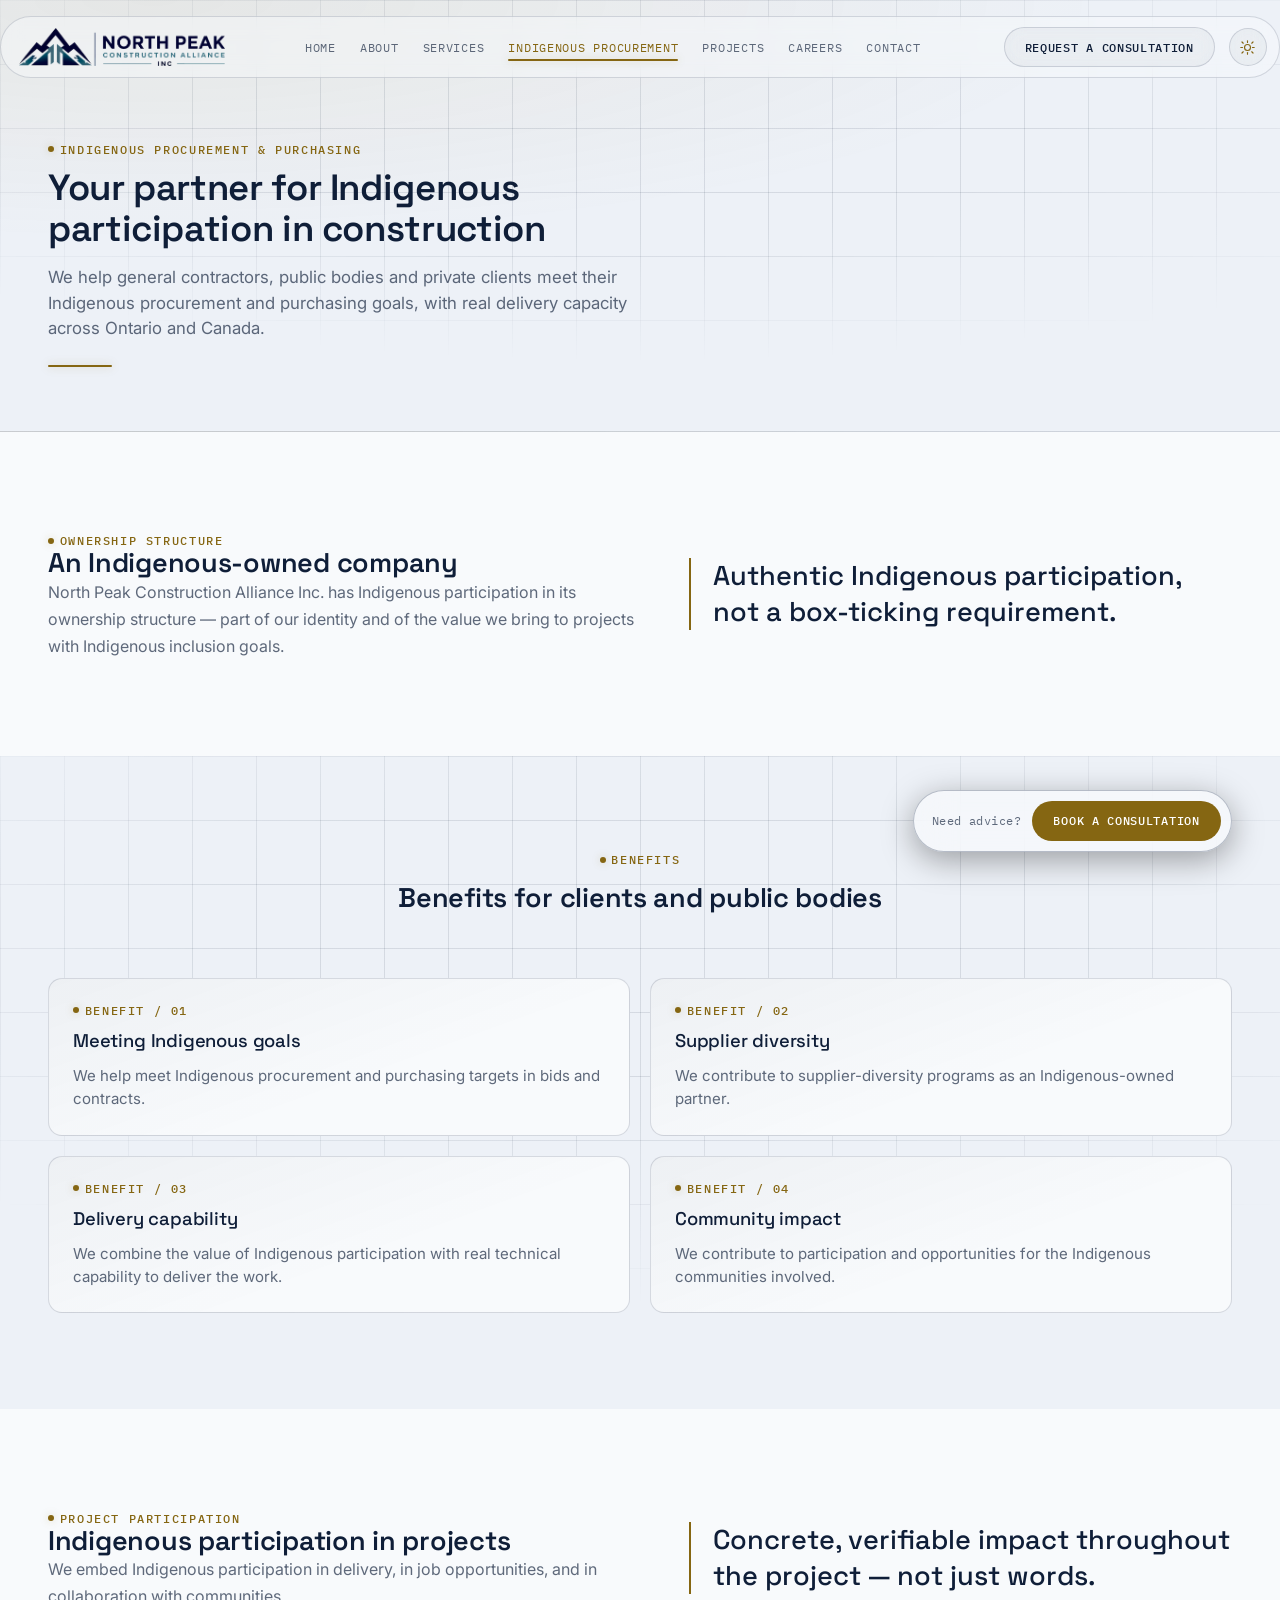
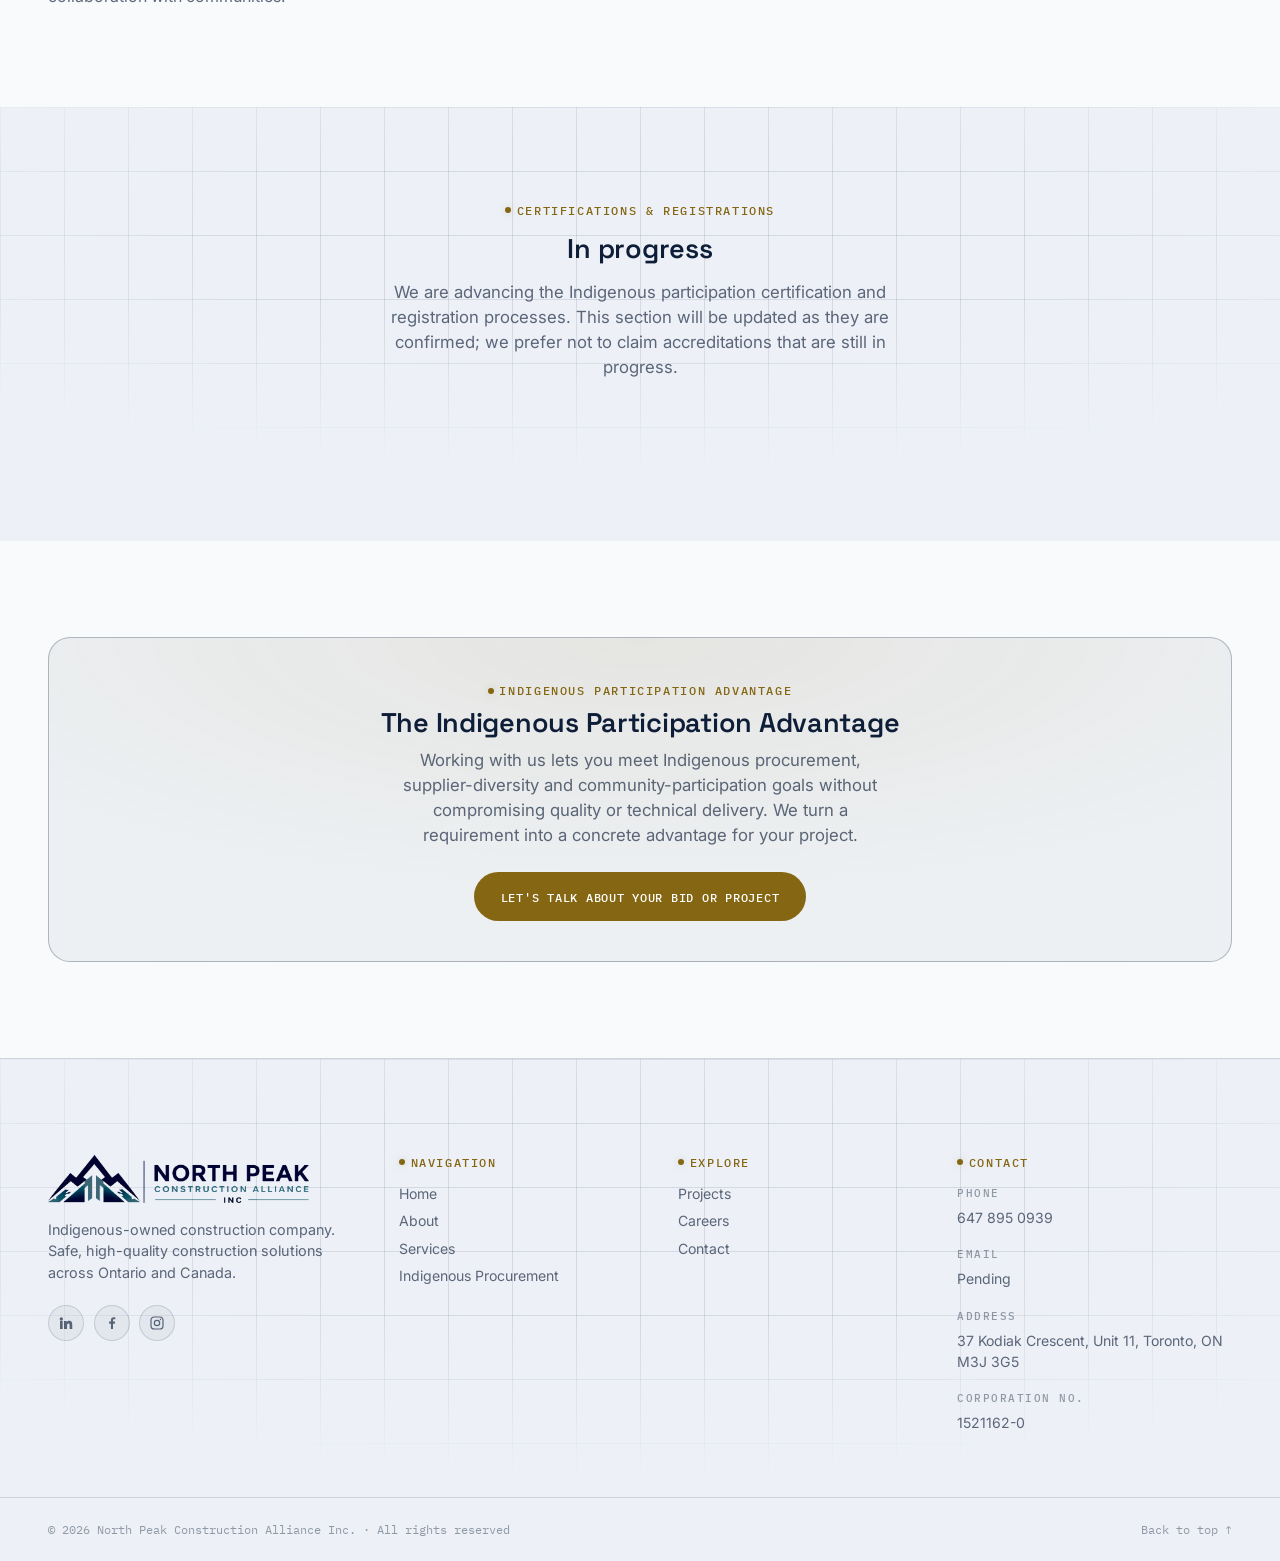
<file: contratacion-indigena.html>
<!DOCTYPE html>
<html lang="en">
<head>
<meta charset="UTF-8">
<!-- Aplica el tema guardado ANTES de que se pinte la página, para
     evitar un parpadeo (flash) del tema por defecto al cargar. -->
<script>
(function () {
  try {
    var saved = localStorage.getItem('etexca-theme');
    document.documentElement.setAttribute('data-theme', saved === 'dark' ? 'dark' : 'light');
  } catch (e) {
    document.documentElement.setAttribute('data-theme', 'dark');
  }
})();
</script>
<meta name="viewport" content="width=device-width, initial-scale=1.0">
<title>Indigenous Procurement & Purchasing — North Peak Construction Alliance</title>
<meta name="description" content="We help public bodies and private clients meet Indigenous procurement and purchasing goals in construction, across Ontario and Canada.">

<!-- ASUNCIÓN: dominio placeholder — reemplazar cuando exista el dominio real -->
<link rel="canonical" href="https://www.northpeakconstruction.ca/contratacion-indigena.html">

<!-- Open Graph / redes sociales -->
<meta property="og:type" content="website">
<meta property="og:url" content="https://www.northpeakconstruction.ca/contratacion-indigena.html">
<meta property="og:site_name" content="North Peak Construction Alliance">
<meta property="og:title" content="Indigenous Procurement & Purchasing — North Peak Construction Alliance">
<meta property="og:description" content="We help public bodies and private clients meet Indigenous procurement and purchasing goals in construction, across Ontario and Canada.">
<meta property="og:locale" content="en_CA">
<!-- ASUNCIÓN: og:image pendiente — no hay logo/foto de portada todavía (README §3.2) -->
<!-- <meta property="og:image" content="https://www.northpeakconstruction.ca/og-image.jpg"> -->

<meta name="twitter:card" content="summary_large_image">
<meta name="twitter:title" content="Indigenous Procurement & Purchasing — North Peak Construction Alliance">
<meta name="twitter:description" content="We help public bodies and private clients meet Indigenous procurement and purchasing goals in construction, across Ontario and Canada.">

<link rel="icon" href="favicon.svg" type="image/svg+xml">

<!-- Tipografías del sistema de diseño v2 (Space Grotesk / Inter / IBM Plex Mono) -->
<link rel="preconnect" href="https://fonts.googleapis.com">
<link rel="preconnect" href="https://fonts.gstatic.com" crossorigin>
<link href="https://fonts.googleapis.com/css2?family=Space+Grotesk:wght@500;600&family=Inter:wght@400;500;600&family=IBM+Plex+Mono:wght@400;500&display=swap" rel="stylesheet">

<link rel="stylesheet" href="css/tokens.css?v=31">
<link rel="stylesheet" href="css/style.css?v=31">
<link rel="stylesheet" href="css/layout.css?v=31">
<link rel="stylesheet" href="css/header.css?v=31">
<link rel="stylesheet" href="css/components.css?v=31">

<!-- ═══ Google Search Console: pega tu código de verificación (método "etiqueta HTML") ═══ -->
<meta name="google-site-verification" content="PEGAR_CODIGO_DE_VERIFICACION">

<!-- ═══ Google Analytics (GA4): reemplaza G-XXXXXXXXXX por tu ID de medición real ═══ -->
<script async src="https://www.googletagmanager.com/gtag/js?id=G-XXXXXXXXXX"></script>
<script>
  window.dataLayer = window.dataLayer || [];
  function gtag(){dataLayer.push(arguments);}
  gtag('js', new Date());
  gtag('config', 'G-XXXXXXXXXX');
</script>

</head>
<body>

<!-- ═══════════════════════════════════════════
     HEADER — BLOQUE COMPARTIDO (idéntico en las 7 páginas).
     aria-current="page" en el enlace "Contratación Indígena".
═══════════════════════════════════════════════ -->
<header class="site-header">
  <div class="container site-header__row">
    <a href="index.html" class="site-header__mark" aria-label="North Peak Construction Alliance — Home">
      <img class="site-header__logo site-header__logo--dark" src="images/logo-horizontal.webp" alt="North Peak Construction Alliance Inc.">
      <img class="site-header__logo site-header__logo--light" src="images/logo-horizontal-light.webp" alt="" aria-hidden="true">
    </a>
    <nav class="site-nav" id="site-nav">
      <a href="index.html">Home</a>
      <a href="nosotros.html">About</a>
      <a href="servicios.html">Services</a>
      <a href="contratacion-indigena.html" aria-current="page">Indigenous Procurement</a>
      <a href="proyectos.html">Projects</a>
      <a href="carreras.html">Careers</a>
      <a href="contacto.html">Contact</a>
      <a href="contacto.html" class="site-nav__cta btn btn--ghost btn--sm">Request a consultation</a>
    </nav>
    <div class="site-header__actions">
      <a href="contacto.html" class="btn btn--ghost btn--sm site-header__cta">Request a consultation</a>
      <button type="button" class="theme-toggle" id="theme-toggle" aria-label="Toggle theme" aria-pressed="false" title="Toggle theme">
        <span class="theme-toggle__icon theme-toggle__icon--sun" aria-hidden="true">
          <svg viewBox="0 0 24 24" fill="none" stroke="currentColor" stroke-width="1.6" stroke-linecap="round">
            <circle cx="12" cy="12" r="4.2"></circle>
            <line x1="12" y1="2.5" x2="12" y2="5"></line>
            <line x1="12" y1="19" x2="12" y2="21.5"></line>
            <line x1="4.2" y1="4.2" x2="6" y2="6"></line>
            <line x1="18" y1="18" x2="19.8" y2="19.8"></line>
            <line x1="2.5" y1="12" x2="5" y2="12"></line>
            <line x1="19" y1="12" x2="21.5" y2="12"></line>
            <line x1="4.2" y1="19.8" x2="6" y2="18"></line>
            <line x1="18" y1="6" x2="19.8" y2="4.2"></line>
          </svg>
        </span>
        <span class="theme-toggle__icon theme-toggle__icon--moon" aria-hidden="true">
          <svg viewBox="0 0 24 24" fill="none" stroke="currentColor" stroke-width="1.6" stroke-linecap="round" stroke-linejoin="round">
            <path d="M20 14.5A8.5 8.5 0 1 1 9.5 4a7 7 0 0 0 10.5 10.5z"></path>
          </svg>
        </span>
      </button>
    </div>
    <button class="site-header__toggle" id="nav-toggle" aria-label="Open menu" aria-expanded="false">
      <span></span><span></span><span></span>
    </button>
  </div>
</header>

<section class="page-hero grid-texture" id="contratacion-indigena">
  <div class="container">
    <div class="page-hero__inner reveal">
      <span class="readout">Indigenous procurement & purchasing</span>
      <h1>Your partner for Indigenous participation in construction</h1>
      <p class="lede">We help general contractors, public bodies and private clients meet their Indigenous procurement and purchasing goals, with real delivery capacity across Ontario and Canada.</p>
      <div class="page-hero__rule"></div>
    </div>
  </div>
</section>

<section class="section" id="propiedad-indigena" style="background:var(--void-soft);">
  <div class="container split">
    <div class="reveal reveal-left">
      <span class="readout">Ownership structure</span>
      <h2>An Indigenous-owned company</h2>
      <p>North Peak Construction Alliance Inc. has Indigenous participation in its ownership structure — part of our identity and of the value we bring to projects with Indigenous inclusion goals.</p>
    </div>
    <div class="reveal reveal-right">
      <p class="statement">Authentic Indigenous participation, not a box-ticking requirement.</p>
    </div>
  </div>
</section>

<section class="section grid-texture" id="beneficios" style="background:var(--void);">
  <div class="container">
    <div class="section-head reveal">
      <span class="readout">Benefits</span>
      <h2>Benefits for clients and public bodies</h2>
    </div>
    <div class="service-grid reveal-stagger">
      <article class="service-card reveal reveal-left" style="--i:0;"><span class="readout">Benefit / 01</span><h3>Meeting Indigenous goals</h3><p>We help meet Indigenous procurement and purchasing targets in bids and contracts.</p></article>
      <article class="service-card reveal reveal-right" style="--i:1;"><span class="readout">Benefit / 02</span><h3>Supplier diversity</h3><p>We contribute to supplier-diversity programs as an Indigenous-owned partner.</p></article>
      <article class="service-card reveal reveal-left" style="--i:2;"><span class="readout">Benefit / 03</span><h3>Delivery capability</h3><p>We combine the value of Indigenous participation with real technical capability to deliver the work.</p></article>
      <article class="service-card reveal reveal-right" style="--i:3;"><span class="readout">Benefit / 04</span><h3>Community impact</h3><p>We contribute to participation and opportunities for the Indigenous communities involved.</p></article>
    </div>
  </div>
</section>

<section class="section" id="participacion" style="background:var(--void-soft);">
  <div class="container split split--reverse">
    <div class="reveal reveal-left">
      <p class="statement">Concrete, verifiable impact throughout the project — not just words.</p>
    </div>
    <div class="reveal reveal-right">
      <span class="readout">Project participation</span>
      <h2>Indigenous participation in projects</h2>
      <p>We embed Indigenous participation in delivery, in job opportunities, and in collaboration with communities.</p>
    </div>
  </div>
</section>

<section class="section grid-texture" id="certificaciones" style="background:var(--void);">
  <div class="container">
    <div class="section-head reveal">
      <span class="readout">Certifications & registrations</span>
      <h2>In progress</h2>
      <p class="lede">We are advancing the Indigenous participation certification and registration processes. This section will be updated as they are confirmed; we prefer not to claim accreditations that are still in progress.</p>
    </div>
  </div>
</section>

<section class="section" id="ventaja-indigena" style="background:var(--void-soft);">
  <div class="container">
    <div class="cta-band reveal">
      <span class="readout">Indigenous participation advantage</span>
      <h2>The Indigenous Participation Advantage</h2>
      <p class="lede">Working with us lets you meet Indigenous procurement, supplier-diversity and community-participation goals without compromising quality or technical delivery. We turn a requirement into a concrete advantage for your project.</p>
      <div class="cta-band__actions"><a href="contacto.html" class="btn btn--primary">Let's talk about your bid or project</a></div>
    </div>
  </div>
</section>

<!-- ═══════════════════════════════════════════
     FOOTER — BLOQUE COMPARTIDO (idéntico en las 7 páginas).
═══════════════════════════════════════════════ -->
<footer class="site-footer grid-texture">
  <div class="container site-footer__top">
    <div class="site-footer__brand">
      <a href="index.html" class="site-footer__mark" aria-label="North Peak Construction Alliance — Home">
        <img class="site-footer__logo site-footer__logo--dark" src="images/logo-horizontal.webp" alt="North Peak Construction Alliance Inc.">
        <img class="site-footer__logo site-footer__logo--light" src="images/logo-horizontal-light.webp" alt="" aria-hidden="true">
      </a>
      <p class="site-footer__tagline">Indigenous-owned construction company. Safe, high-quality construction solutions across Ontario and Canada.</p>
      <!-- FASE 11 → reemplazar href="#" con los perfiles reales cuando existan. -->
      <div class="site-footer__social">
        <a href="#" aria-label="LinkedIn" title="LinkedIn"><svg viewBox="0 0 24 24" fill="currentColor" aria-hidden="true"><path d="M4.98 3.5a2.5 2.5 0 1 1 0 5 2.5 2.5 0 0 1 0-5zM3 9h4v12H3zM9 9h3.8v1.7h.05c.53-.95 1.83-1.95 3.77-1.95 4.03 0 4.78 2.65 4.78 6.1V21h-4v-5.3c0-1.27-.02-2.9-1.77-2.9-1.77 0-2.04 1.38-2.04 2.8V21H9z"/></svg></a>
        <a href="#" aria-label="Facebook" title="Facebook"><svg viewBox="0 0 24 24" fill="currentColor" aria-hidden="true"><path d="M13.5 21v-8h2.7l.4-3.1h-3.1V7.9c0-.9.25-1.5 1.55-1.5H17V3.6c-.29-.04-1.3-.13-2.47-.13-2.44 0-4.11 1.49-4.11 4.23v2.19H7.7V13h2.72v8z"/></svg></a>
        <a href="#" aria-label="Instagram" title="Instagram"><svg viewBox="0 0 24 24" fill="none" stroke="currentColor" stroke-width="1.8" aria-hidden="true"><rect x="3" y="3" width="18" height="18" rx="5"/><circle cx="12" cy="12" r="4"/><circle cx="17.2" cy="6.8" r="1.1" fill="currentColor" stroke="none"/></svg></a>
      </div>
    </div>

    <div class="site-footer__col">
      <span class="readout">Navigation</span>
      <nav class="site-footer__links">
        <a href="index.html">Home</a>
        <a href="nosotros.html">About</a>
        <a href="servicios.html">Services</a>
        <a href="contratacion-indigena.html">Indigenous Procurement</a>
      </nav>
    </div>

    <div class="site-footer__col">
      <span class="readout">Explore</span>
      <nav class="site-footer__links">
        <a href="proyectos.html">Projects</a>
        <a href="carreras.html">Careers</a>
        <a href="contacto.html">Contact</a>
      </nav>
    </div>

    <div class="site-footer__col">
      <span class="readout">Contact</span>
      <ul class="site-footer__contact">
        <li><span class="meta-label">Phone</span><a href="tel:+16478950939" style="color:inherit; text-decoration:none;">647 895 0939</a></li>
        <li><span class="meta-label">Email</span>Pending</li>
        <li><span class="meta-label">Address</span>37 Kodiak Crescent, Unit 11, Toronto, ON M3J 3G5</li>
        <li><span class="meta-label">Corporation No.</span>1521162-0</li>
      </ul>
    </div>
  </div>

  <div class="container site-footer__bottom">
    <span>© <span id="year"></span> North Peak Construction Alliance Inc. · All rights reserved</span>
    <a href="#top" class="site-footer__top-link">Back to top ↑</a>
  </div>
</footer>

<!-- CTA flotante — píldora de cristal discreta. En páginas sin hero
     (como esta) se muestra directamente (ver js/main.js). -->
<div class="float-cta">
  <span class="float-cta__text">Need advice?</span>
  <a href="contacto.html" class="btn btn--primary btn--sm">Book a consultation</a>
</div>

<script src="js/main.js?v=16"></script>

</body>
</html>
</file>
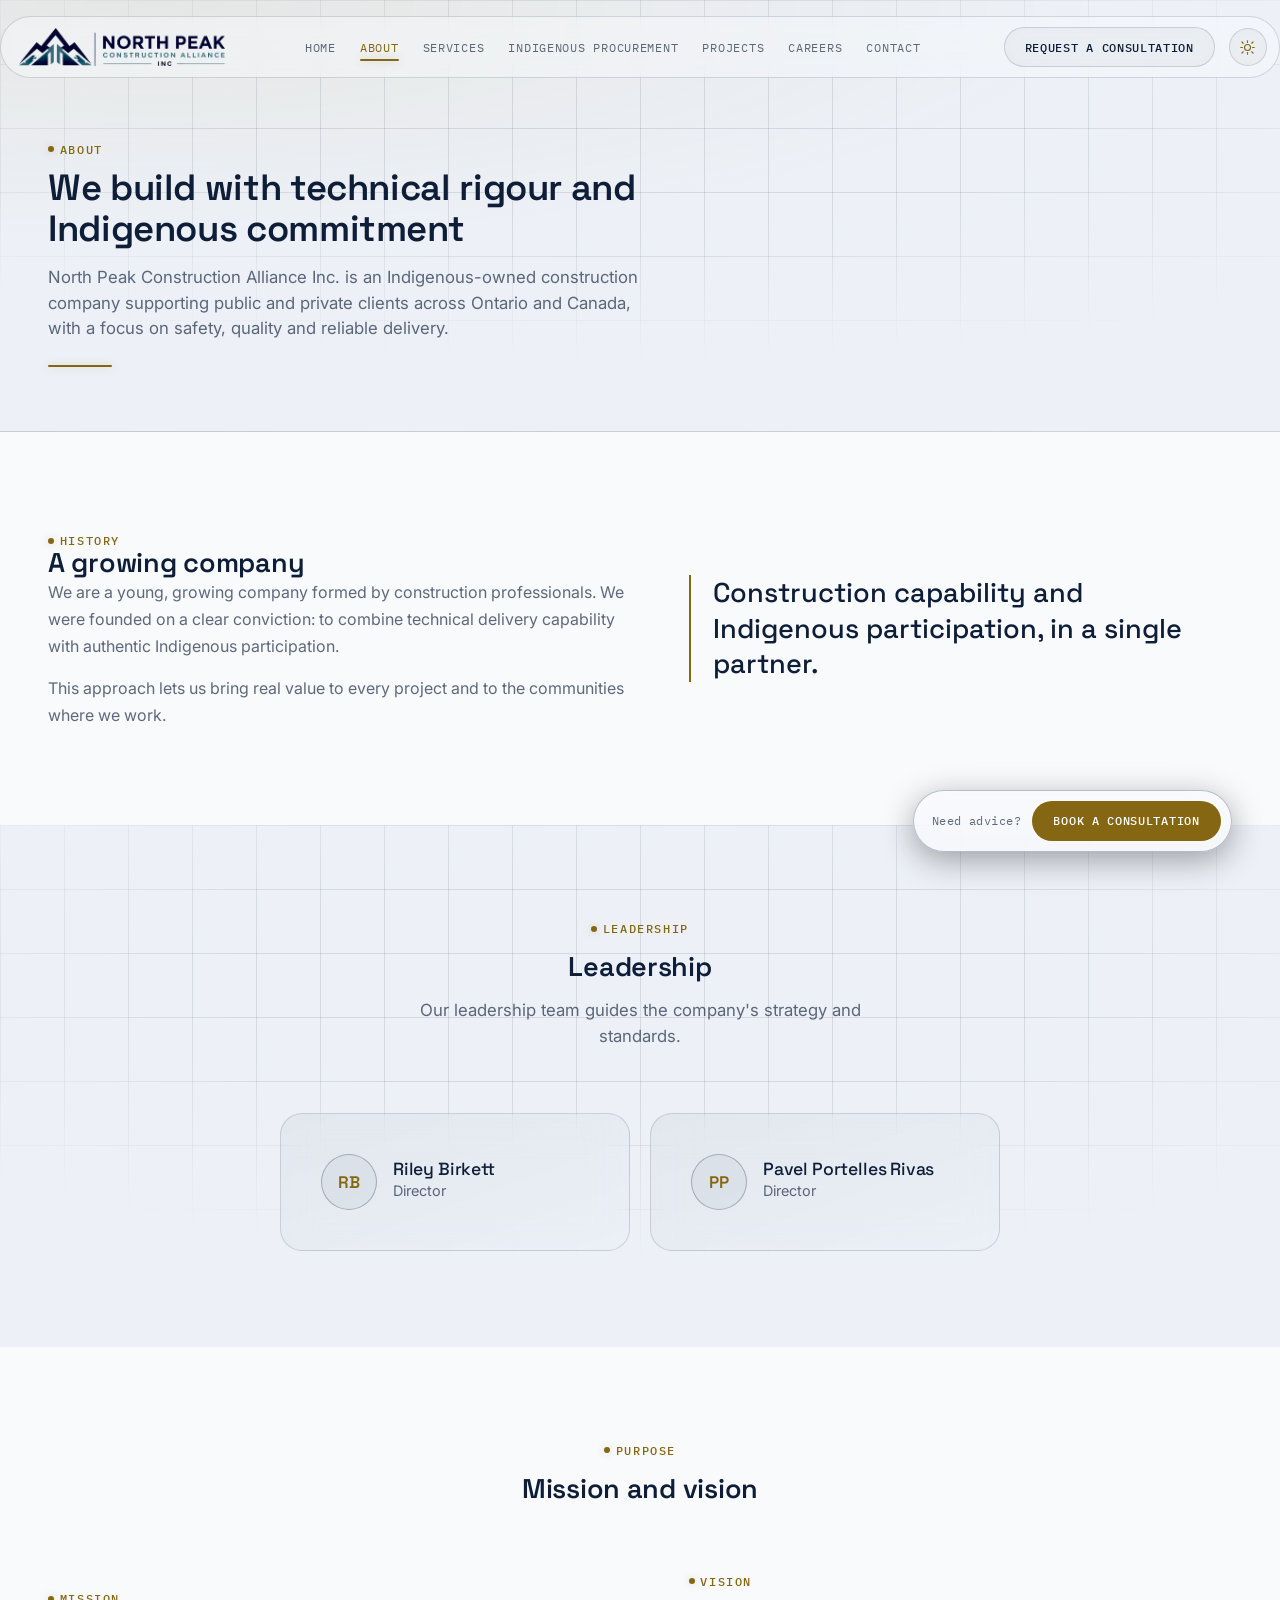
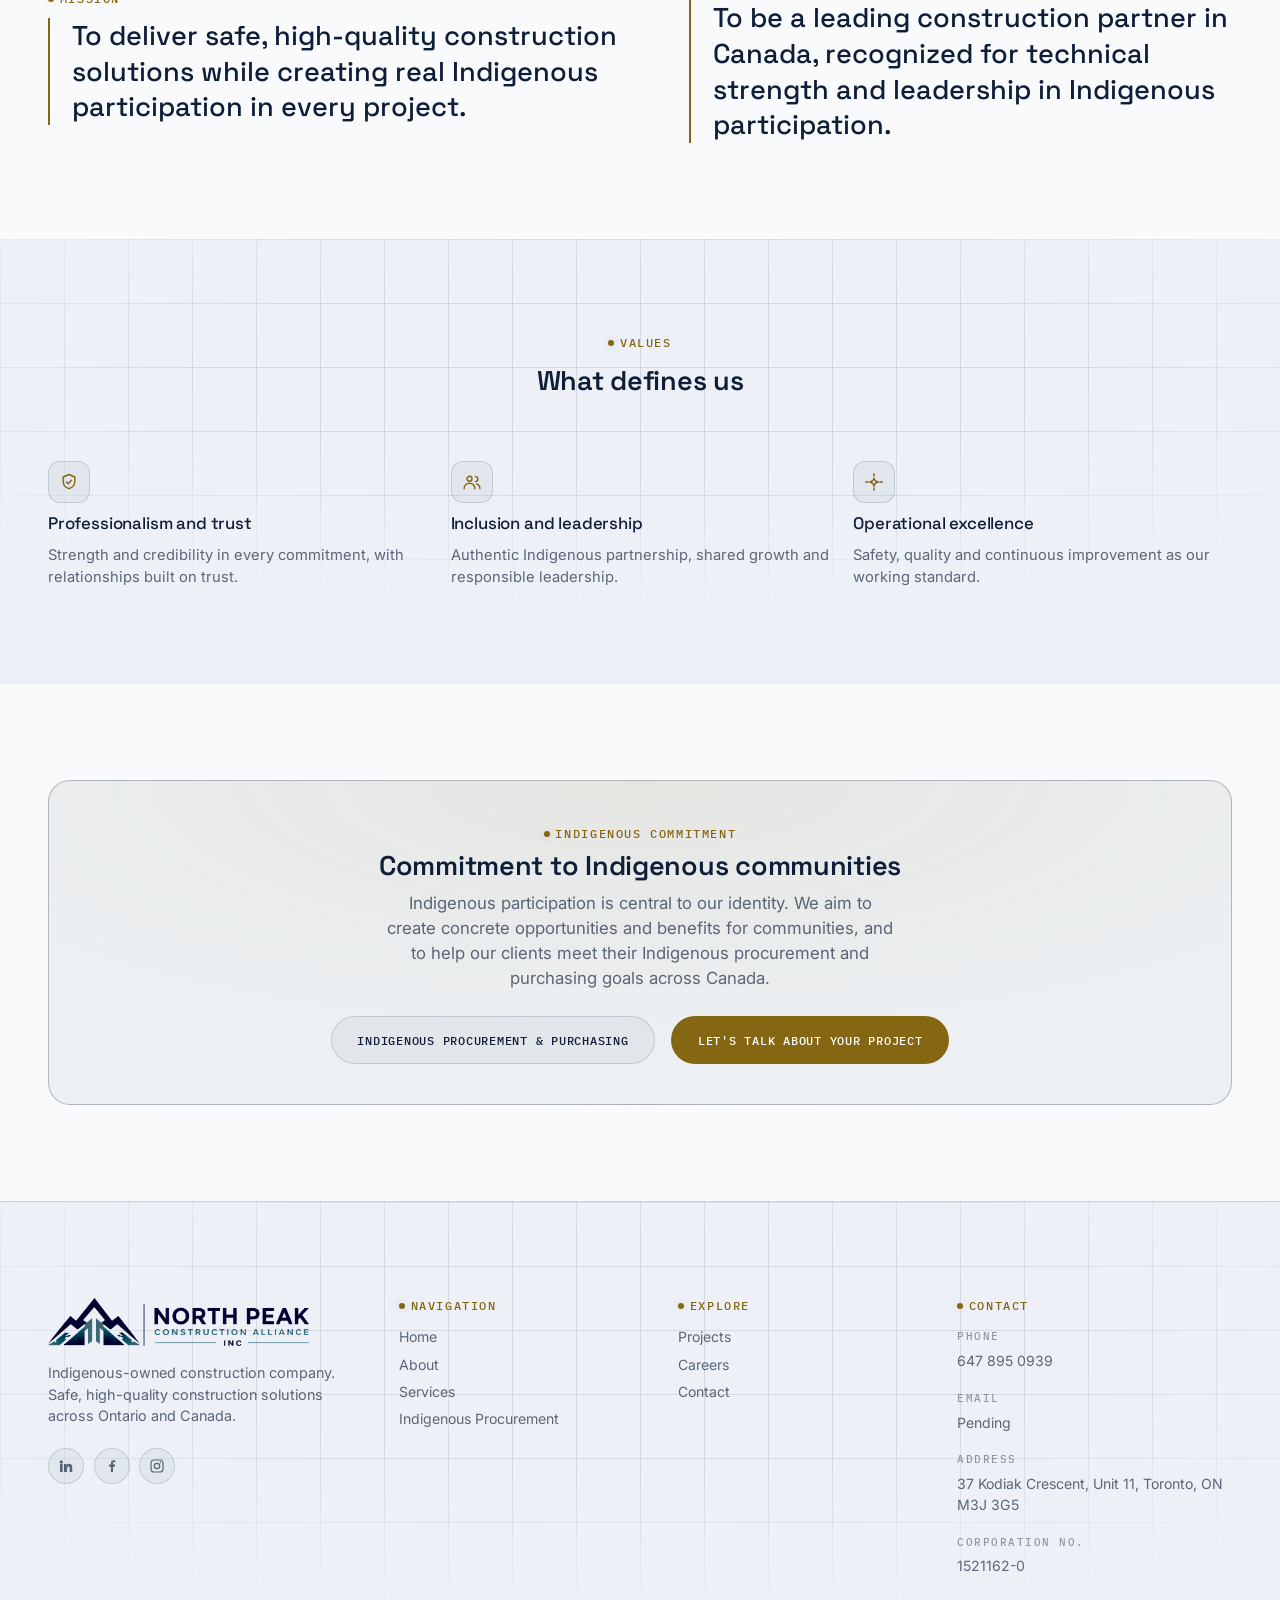
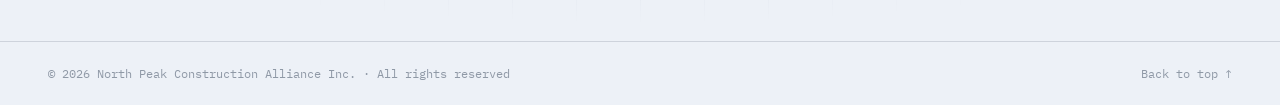
<file: nosotros.html>
<!DOCTYPE html>
<html lang="en">
<head>
<meta charset="UTF-8">
<!-- Aplica el tema guardado ANTES de que se pinte la página, para
     evitar un parpadeo (flash) del tema por defecto al cargar. -->
<script>
(function () {
  try {
    var saved = localStorage.getItem('etexca-theme');
    document.documentElement.setAttribute('data-theme', saved === 'dark' ? 'dark' : 'light');
  } catch (e) {
    document.documentElement.setAttribute('data-theme', 'dark');
  }
})();
</script>
<meta name="viewport" content="width=device-width, initial-scale=1.0">
<title>About — North Peak Construction Alliance</title>
<meta name="description" content="North Peak Construction Alliance Inc.: an Indigenous-owned construction company. Meet our leadership and learn our history, mission, vision and values.">

<!-- ASUNCIÓN: dominio placeholder — reemplazar cuando exista el dominio real -->
<link rel="canonical" href="https://www.northpeakconstruction.ca/nosotros.html">

<!-- Open Graph / redes sociales -->
<meta property="og:type" content="website">
<meta property="og:url" content="https://www.northpeakconstruction.ca/nosotros.html">
<meta property="og:site_name" content="North Peak Construction Alliance">
<meta property="og:title" content="About — North Peak Construction Alliance">
<meta property="og:description" content="North Peak Construction Alliance Inc.: an Indigenous-owned construction company. Meet our leadership and learn our history, mission, vision and values.">
<meta property="og:locale" content="en_CA">
<!-- ASUNCIÓN: og:image pendiente — no hay logo/foto de portada todavía (README §3.2) -->
<!-- <meta property="og:image" content="https://www.northpeakconstruction.ca/og-image.jpg"> -->

<meta name="twitter:card" content="summary_large_image">
<meta name="twitter:title" content="About — North Peak Construction Alliance">
<meta name="twitter:description" content="North Peak Construction Alliance Inc.: an Indigenous-owned construction company. Meet our leadership and learn our history, mission, vision and values.">

<link rel="icon" href="favicon.svg" type="image/svg+xml">

<!-- Tipografías del sistema de diseño v2 (Space Grotesk / Inter / IBM Plex Mono) -->
<link rel="preconnect" href="https://fonts.googleapis.com">
<link rel="preconnect" href="https://fonts.gstatic.com" crossorigin>
<link href="https://fonts.googleapis.com/css2?family=Space+Grotesk:wght@500;600&family=Inter:wght@400;500;600&family=IBM+Plex+Mono:wght@400;500&display=swap" rel="stylesheet">

<link rel="stylesheet" href="css/tokens.css?v=31">
<link rel="stylesheet" href="css/style.css?v=31">
<link rel="stylesheet" href="css/layout.css?v=31">
<link rel="stylesheet" href="css/header.css?v=31">
<link rel="stylesheet" href="css/components.css?v=31">

<!-- ═══ Google Search Console: pega tu código de verificación (método "etiqueta HTML") ═══ -->
<meta name="google-site-verification" content="PEGAR_CODIGO_DE_VERIFICACION">

<!-- ═══ Google Analytics (GA4): reemplaza G-XXXXXXXXXX por tu ID de medición real ═══ -->
<script async src="https://www.googletagmanager.com/gtag/js?id=G-XXXXXXXXXX"></script>
<script>
  window.dataLayer = window.dataLayer || [];
  function gtag(){dataLayer.push(arguments);}
  gtag('js', new Date());
  gtag('config', 'G-XXXXXXXXXX');
</script>

</head>
<body>

<!-- ═══════════════════════════════════════════
     HEADER — BLOQUE COMPARTIDO (idéntico en las 7 páginas).
     Lo único que cambia respecto a index.html: aria-current="page"
     está en el enlace "Nosotros".
═══════════════════════════════════════════════ -->
<header class="site-header">
  <div class="container site-header__row">
    <a href="index.html" class="site-header__mark" aria-label="North Peak Construction Alliance — Home">
      <img class="site-header__logo site-header__logo--dark" src="images/logo-horizontal.webp" alt="North Peak Construction Alliance Inc.">
      <img class="site-header__logo site-header__logo--light" src="images/logo-horizontal-light.webp" alt="" aria-hidden="true">
    </a>
    <nav class="site-nav" id="site-nav">
      <a href="index.html">Home</a>
      <a href="nosotros.html" aria-current="page">About</a>
      <a href="servicios.html">Services</a>
      <a href="contratacion-indigena.html">Indigenous Procurement</a>
      <a href="proyectos.html">Projects</a>
      <a href="carreras.html">Careers</a>
      <a href="contacto.html">Contact</a>
      <a href="contacto.html" class="site-nav__cta btn btn--ghost btn--sm">Request a consultation</a>
    </nav>
    <div class="site-header__actions">
      <a href="contacto.html" class="btn btn--ghost btn--sm site-header__cta">Request a consultation</a>
      <button type="button" class="theme-toggle" id="theme-toggle" aria-label="Toggle theme" aria-pressed="false" title="Toggle theme">
        <span class="theme-toggle__icon theme-toggle__icon--sun" aria-hidden="true">
          <svg viewBox="0 0 24 24" fill="none" stroke="currentColor" stroke-width="1.6" stroke-linecap="round">
            <circle cx="12" cy="12" r="4.2"></circle>
            <line x1="12" y1="2.5" x2="12" y2="5"></line>
            <line x1="12" y1="19" x2="12" y2="21.5"></line>
            <line x1="4.2" y1="4.2" x2="6" y2="6"></line>
            <line x1="18" y1="18" x2="19.8" y2="19.8"></line>
            <line x1="2.5" y1="12" x2="5" y2="12"></line>
            <line x1="19" y1="12" x2="21.5" y2="12"></line>
            <line x1="4.2" y1="19.8" x2="6" y2="18"></line>
            <line x1="18" y1="6" x2="19.8" y2="4.2"></line>
          </svg>
        </span>
        <span class="theme-toggle__icon theme-toggle__icon--moon" aria-hidden="true">
          <svg viewBox="0 0 24 24" fill="none" stroke="currentColor" stroke-width="1.6" stroke-linecap="round" stroke-linejoin="round">
            <path d="M20 14.5A8.5 8.5 0 1 1 9.5 4a7 7 0 0 0 10.5 10.5z"></path>
          </svg>
        </span>
      </button>
    </div>
    <button class="site-header__toggle" id="nav-toggle" aria-label="Open menu" aria-expanded="false">
      <span></span><span></span><span></span>
    </button>
  </div>
</header>

<!-- ═══════════════════════════════════════════
     § CABECERA DE PÁGINA (banner sin foto)
═══════════════════════════════════════════════ -->
<section class="page-hero grid-texture" id="nosotros">
  <div class="container">
    <div class="page-hero__inner reveal">
      <span class="readout">About</span>
      <h1>We build with technical rigour and Indigenous commitment</h1>
      <p class="lede">North Peak Construction Alliance Inc. is an Indigenous-owned construction company supporting public and private clients across Ontario and Canada, with a focus on safety, quality and reliable delivery.</p>
      <div class="page-hero__rule"></div>
    </div>
  </div>
</section>

<!-- ═══════════════════════════════════════════
     § HISTORIA — split texto / declaración
═══════════════════════════════════════════════ -->
<section class="section" id="historia" style="background:var(--void-soft);">
  <div class="container split">
    <div class="reveal reveal-left">
      <span class="readout">History</span>
      <h2>A growing company</h2>
      <p>We are a young, growing company formed by construction professionals. We were founded on a clear conviction: to combine technical delivery capability with authentic Indigenous participation.</p>
      <p>This approach lets us bring real value to every project and to the communities where we work.</p>
    </div>
    <div class="reveal reveal-right">
      <p class="statement">Construction capability and Indigenous participation, in a single partner.</p>
    </div>
  </div>
</section>

<!-- ═══════════════════════════════════════════
     § DIRECCIÓN — tarjetas de perfil (iniciales)
═══════════════════════════════════════════════ -->
<section class="section grid-texture" id="equipo" style="background:var(--void);">
  <div class="container">
    <div class="section-head reveal">
      <span class="readout">Leadership</span>
      <h2>Leadership</h2>
      <p class="lede">Our leadership team guides the company's strategy and standards.</p>
    </div>
    <div class="profile-grid reveal-stagger">
      <div class="profile-card glass-panel reveal" style="--i:0;">
        <span class="profile-card__avatar">RB</span>
        <div><h3>Riley Birkett</h3><p>Director</p></div>
      </div>
      <div class="profile-card glass-panel reveal" style="--i:1;">
        <span class="profile-card__avatar">PP</span>
        <div><h3>Pavel Portelles Rivas</h3><p>Director</p></div>
      </div>
    </div>
  </div>
</section>

<!-- ═══════════════════════════════════════════
     § MISIÓN Y VISIÓN — dos declaraciones a la par
═══════════════════════════════════════════════ -->
<section class="section" id="mvv" style="background:var(--void-soft);">
  <div class="container">
    <div class="section-head reveal">
      <span class="readout">Purpose</span>
      <h2>Mission and vision</h2>
    </div>
    <div class="split">
      <div class="reveal reveal-left">
        <span class="readout">Mission</span>
        <p class="statement" style="margin-top:0.7rem;">To deliver safe, high-quality construction solutions while creating real Indigenous participation in every project.</p>
      </div>
      <div class="reveal reveal-right">
        <span class="readout">Vision</span>
        <p class="statement" style="margin-top:0.7rem;">To be a leading construction partner in Canada, recognized for technical strength and leadership in Indigenous participation.</p>
      </div>
    </div>
  </div>
</section>

<!-- ═══════════════════════════════════════════
     § VALORES — características con ícono
═══════════════════════════════════════════════ -->
<section class="section grid-texture" id="valores" style="background:var(--void);">
  <div class="container">
    <div class="section-head reveal">
      <span class="readout">Values</span>
      <h2>What defines us</h2>
    </div>
    <div class="feature-grid reveal-stagger">
      <div class="feature reveal" style="--i:0;">
        <span class="feature__icon"><svg viewBox="0 0 24 24" fill="none" stroke="currentColor" stroke-width="1.7" stroke-linecap="round" stroke-linejoin="round"><path d="M12 3l7 3v5c0 4.5-3 7.6-7 9-4-1.4-7-4.5-7-9V6z"/><path d="M9 12l2 2 4-4"/></svg></span>
        <h3>Professionalism and trust</h3>
        <p>Strength and credibility in every commitment, with relationships built on trust.</p>
      </div>
      <div class="feature reveal" style="--i:1;">
        <span class="feature__icon"><svg viewBox="0 0 24 24" fill="none" stroke="currentColor" stroke-width="1.7" stroke-linecap="round" stroke-linejoin="round"><circle cx="9" cy="8" r="3"/><path d="M2.5 20a6.5 6.5 0 0 1 13 0"/><path d="M16 5.5a3 3 0 0 1 0 6"/><path d="M21.5 20a6 6 0 0 0-4-5.7"/></svg></span>
        <h3>Inclusion and leadership</h3>
        <p>Authentic Indigenous partnership, shared growth and responsible leadership.</p>
      </div>
      <div class="feature reveal" style="--i:2;">
        <span class="feature__icon"><svg viewBox="0 0 24 24" fill="none" stroke="currentColor" stroke-width="1.7" stroke-linecap="round" stroke-linejoin="round"><path d="M12 2v3M12 19v3M2 12h3M19 12h3"/><path d="M12 7.5l1.5 3L17 12l-3.5 1.5L12 17l-1.5-3.5L7 12l3.5-1.5z"/></svg></span>
        <h3>Operational excellence</h3>
        <p>Safety, quality and continuous improvement as our working standard.</p>
      </div>
    </div>
  </div>
</section>

<!-- ═══════════════════════════════════════════
     § COMPROMISO INDÍGENA — banda CTA de cierre
═══════════════════════════════════════════════ -->
<section class="section" id="compromiso-indigena" style="background:var(--void-soft);">
  <div class="container">
    <div class="cta-band reveal">
      <span class="readout">Indigenous commitment</span>
      <h2>Commitment to Indigenous communities</h2>
      <p class="lede">Indigenous participation is central to our identity. We aim to create concrete opportunities and benefits for communities, and to help our clients meet their Indigenous procurement and purchasing goals across Canada.</p>
      <div class="cta-band__actions">
        <a href="contratacion-indigena.html" class="btn btn--ghost">Indigenous procurement & purchasing</a>
        <a href="contacto.html" class="btn btn--primary">Let's talk about your project</a>
      </div>
    </div>
  </div>
</section>

<!-- ═══════════════════════════════════════════
     FOOTER — BLOQUE COMPARTIDO (idéntico en las 7 páginas).
═══════════════════════════════════════════════ -->
<footer class="site-footer grid-texture">
  <div class="container site-footer__top">
    <div class="site-footer__brand">
      <a href="index.html" class="site-footer__mark" aria-label="North Peak Construction Alliance — Home">
        <img class="site-footer__logo site-footer__logo--dark" src="images/logo-horizontal.webp" alt="North Peak Construction Alliance Inc.">
        <img class="site-footer__logo site-footer__logo--light" src="images/logo-horizontal-light.webp" alt="" aria-hidden="true">
      </a>
      <p class="site-footer__tagline">Indigenous-owned construction company. Safe, high-quality construction solutions across Ontario and Canada.</p>
      <!-- FASE 11 → reemplazar href="#" con los perfiles reales cuando existan. -->
      <div class="site-footer__social">
        <a href="#" aria-label="LinkedIn" title="LinkedIn"><svg viewBox="0 0 24 24" fill="currentColor" aria-hidden="true"><path d="M4.98 3.5a2.5 2.5 0 1 1 0 5 2.5 2.5 0 0 1 0-5zM3 9h4v12H3zM9 9h3.8v1.7h.05c.53-.95 1.83-1.95 3.77-1.95 4.03 0 4.78 2.65 4.78 6.1V21h-4v-5.3c0-1.27-.02-2.9-1.77-2.9-1.77 0-2.04 1.38-2.04 2.8V21H9z"/></svg></a>
        <a href="#" aria-label="Facebook" title="Facebook"><svg viewBox="0 0 24 24" fill="currentColor" aria-hidden="true"><path d="M13.5 21v-8h2.7l.4-3.1h-3.1V7.9c0-.9.25-1.5 1.55-1.5H17V3.6c-.29-.04-1.3-.13-2.47-.13-2.44 0-4.11 1.49-4.11 4.23v2.19H7.7V13h2.72v8z"/></svg></a>
        <a href="#" aria-label="Instagram" title="Instagram"><svg viewBox="0 0 24 24" fill="none" stroke="currentColor" stroke-width="1.8" aria-hidden="true"><rect x="3" y="3" width="18" height="18" rx="5"/><circle cx="12" cy="12" r="4"/><circle cx="17.2" cy="6.8" r="1.1" fill="currentColor" stroke="none"/></svg></a>
      </div>
    </div>

    <div class="site-footer__col">
      <span class="readout">Navigation</span>
      <nav class="site-footer__links">
        <a href="index.html">Home</a>
        <a href="nosotros.html">About</a>
        <a href="servicios.html">Services</a>
        <a href="contratacion-indigena.html">Indigenous Procurement</a>
      </nav>
    </div>

    <div class="site-footer__col">
      <span class="readout">Explore</span>
      <nav class="site-footer__links">
        <a href="proyectos.html">Projects</a>
        <a href="carreras.html">Careers</a>
        <a href="contacto.html">Contact</a>
      </nav>
    </div>

    <div class="site-footer__col">
      <span class="readout">Contact</span>
      <ul class="site-footer__contact">
        <li><span class="meta-label">Phone</span><a href="tel:+16478950939" style="color:inherit; text-decoration:none;">647 895 0939</a></li>
        <li><span class="meta-label">Email</span>Pending</li>
        <li><span class="meta-label">Address</span>37 Kodiak Crescent, Unit 11, Toronto, ON M3J 3G5</li>
        <li><span class="meta-label">Corporation No.</span>1521162-0</li>
      </ul>
    </div>
  </div>

  <div class="container site-footer__bottom">
    <span>© <span id="year"></span> North Peak Construction Alliance Inc. · All rights reserved</span>
    <a href="#top" class="site-footer__top-link">Back to top ↑</a>
  </div>
</footer>

<!-- CTA flotante — píldora de cristal discreta. En páginas sin hero
     (como esta) se muestra directamente (ver js/main.js). -->
<div class="float-cta">
  <span class="float-cta__text">Need advice?</span>
  <a href="contacto.html" class="btn btn--primary btn--sm">Book a consultation</a>
</div>

<script src="js/main.js?v=16"></script>

</body>
</html>
</file>
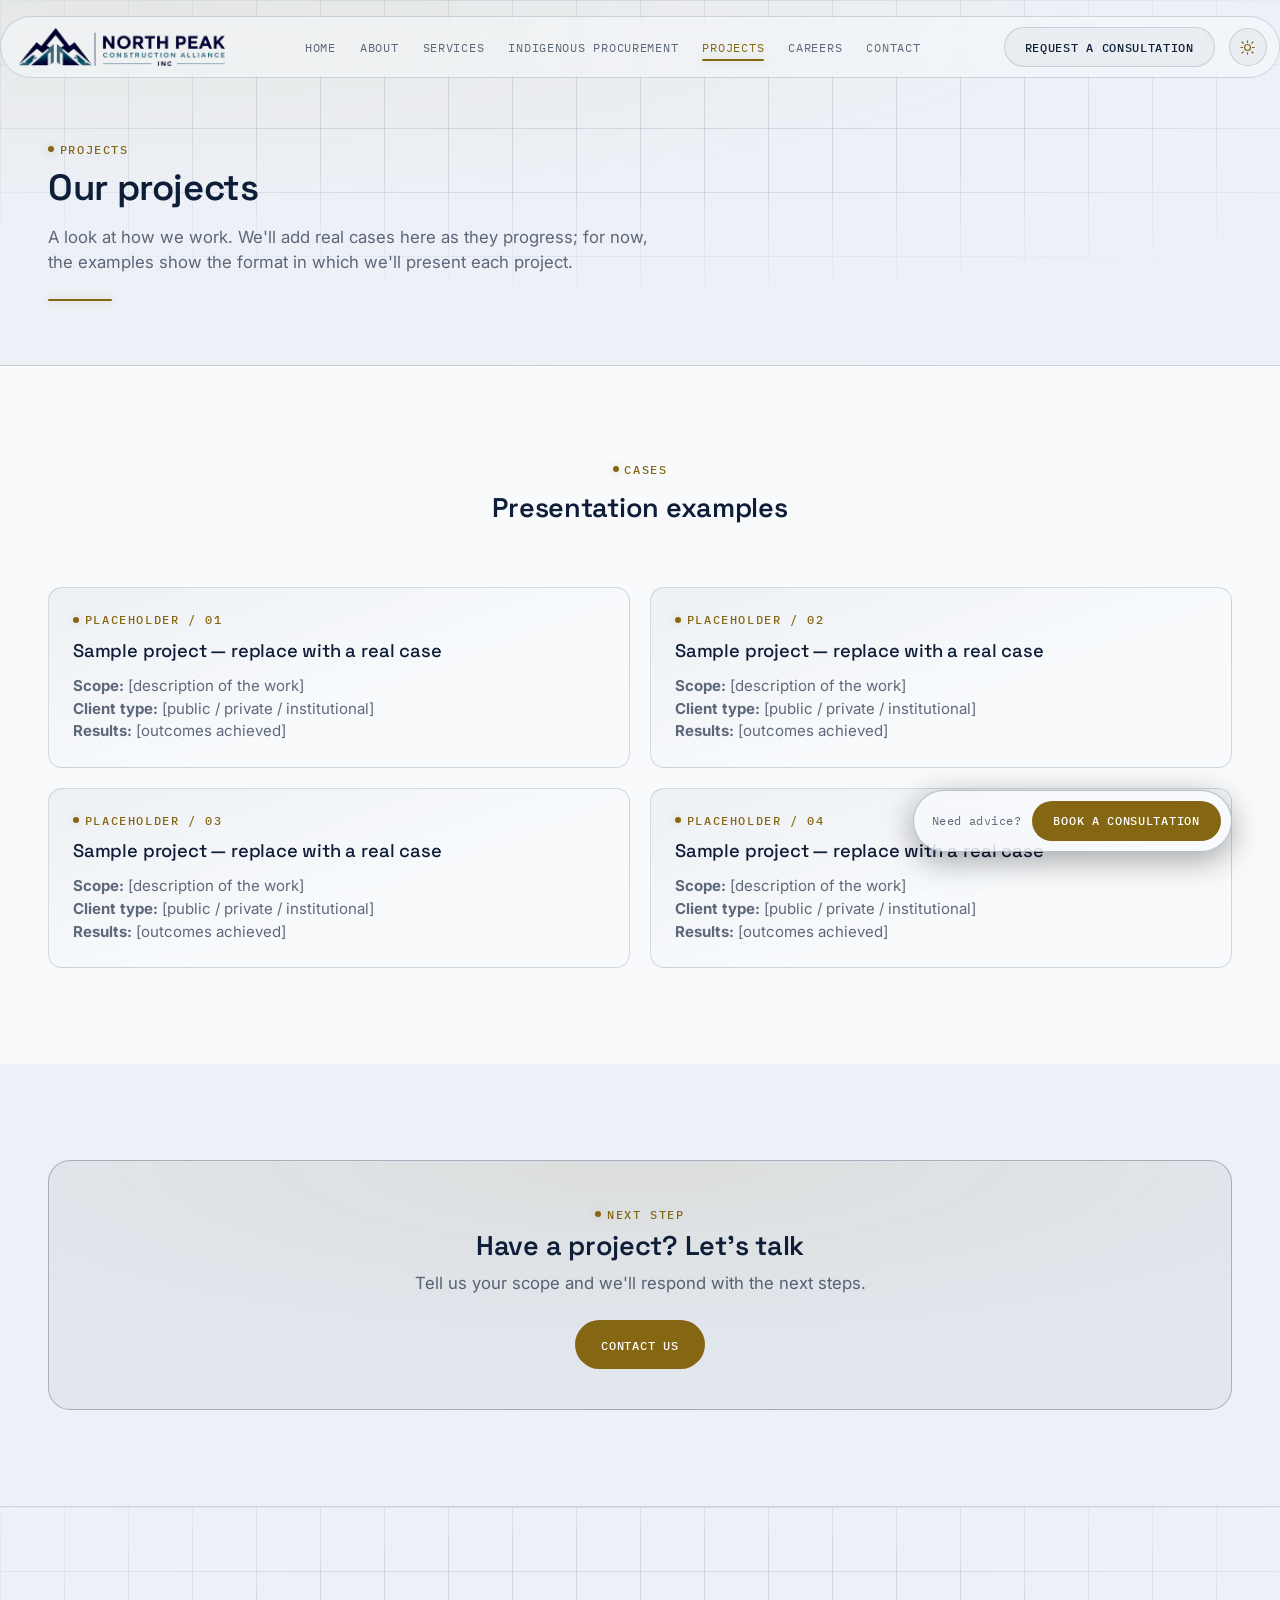
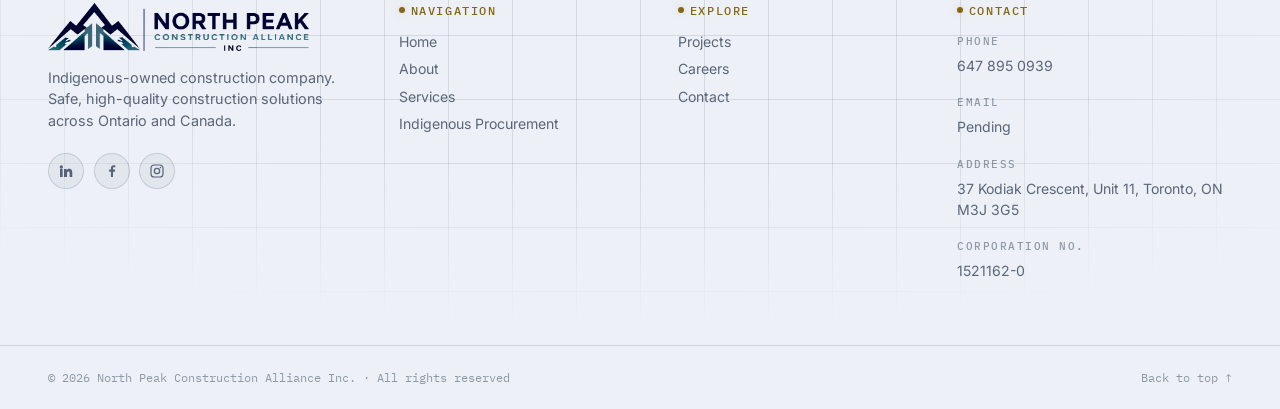
<file: proyectos.html>
<!DOCTYPE html>
<html lang="en">
<head>
<meta charset="UTF-8">
<!-- Aplica el tema guardado ANTES de que se pinte la página, para
     evitar un parpadeo (flash) del tema por defecto al cargar. -->
<script>
(function () {
  try {
    var saved = localStorage.getItem('etexca-theme');
    document.documentElement.setAttribute('data-theme', saved === 'dark' ? 'dark' : 'light');
  } catch (e) {
    document.documentElement.setAttribute('data-theme', 'dark');
  }
})();
</script>
<meta name="viewport" content="width=device-width, initial-scale=1.0">
<title>Projects — North Peak Construction Alliance</title>
<meta name="description" content="The format in which we present our construction projects. We'll add real project cases across Ontario and Canada.">

<!-- ASUNCIÓN: dominio placeholder — reemplazar cuando exista el dominio real -->
<link rel="canonical" href="https://www.northpeakconstruction.ca/proyectos.html">

<!-- Open Graph / redes sociales -->
<meta property="og:type" content="website">
<meta property="og:url" content="https://www.northpeakconstruction.ca/proyectos.html">
<meta property="og:site_name" content="North Peak Construction Alliance">
<meta property="og:title" content="Projects — North Peak Construction Alliance">
<meta property="og:description" content="The format in which we present our construction projects. We'll add real project cases across Ontario and Canada.">
<meta property="og:locale" content="en_CA">
<!-- ASUNCIÓN: og:image pendiente — no hay logo/foto de portada todavía (README §3.2) -->
<!-- <meta property="og:image" content="https://www.northpeakconstruction.ca/og-image.jpg"> -->

<meta name="twitter:card" content="summary_large_image">
<meta name="twitter:title" content="Projects — North Peak Construction Alliance">
<meta name="twitter:description" content="The format in which we present our construction projects. We'll add real project cases across Ontario and Canada.">

<link rel="icon" href="favicon.svg" type="image/svg+xml">

<!-- Tipografías del sistema de diseño v2 (Space Grotesk / Inter / IBM Plex Mono) -->
<link rel="preconnect" href="https://fonts.googleapis.com">
<link rel="preconnect" href="https://fonts.gstatic.com" crossorigin>
<link href="https://fonts.googleapis.com/css2?family=Space+Grotesk:wght@500;600&family=Inter:wght@400;500;600&family=IBM+Plex+Mono:wght@400;500&display=swap" rel="stylesheet">

<link rel="stylesheet" href="css/tokens.css?v=31">
<link rel="stylesheet" href="css/style.css?v=31">
<link rel="stylesheet" href="css/layout.css?v=31">
<link rel="stylesheet" href="css/header.css?v=31">
<link rel="stylesheet" href="css/components.css?v=31">

<!-- ═══ Google Search Console: pega tu código de verificación (método "etiqueta HTML") ═══ -->
<meta name="google-site-verification" content="PEGAR_CODIGO_DE_VERIFICACION">

<!-- ═══ Google Analytics (GA4): reemplaza G-XXXXXXXXXX por tu ID de medición real ═══ -->
<script async src="https://www.googletagmanager.com/gtag/js?id=G-XXXXXXXXXX"></script>
<script>
  window.dataLayer = window.dataLayer || [];
  function gtag(){dataLayer.push(arguments);}
  gtag('js', new Date());
  gtag('config', 'G-XXXXXXXXXX');
</script>

</head>
<body>

<!-- ═══════════════════════════════════════════
     HEADER — BLOQUE COMPARTIDO (idéntico en las 7 páginas).
     aria-current="page" en el enlace "Proyectos".
═══════════════════════════════════════════════ -->
<header class="site-header">
  <div class="container site-header__row">
    <a href="index.html" class="site-header__mark" aria-label="North Peak Construction Alliance — Home">
      <img class="site-header__logo site-header__logo--dark" src="images/logo-horizontal.webp" alt="North Peak Construction Alliance Inc.">
      <img class="site-header__logo site-header__logo--light" src="images/logo-horizontal-light.webp" alt="" aria-hidden="true">
    </a>
    <nav class="site-nav" id="site-nav">
      <a href="index.html">Home</a>
      <a href="nosotros.html">About</a>
      <a href="servicios.html">Services</a>
      <a href="contratacion-indigena.html">Indigenous Procurement</a>
      <a href="proyectos.html" aria-current="page">Projects</a>
      <a href="carreras.html">Careers</a>
      <a href="contacto.html">Contact</a>
      <a href="contacto.html" class="site-nav__cta btn btn--ghost btn--sm">Request a consultation</a>
    </nav>
    <div class="site-header__actions">
      <a href="contacto.html" class="btn btn--ghost btn--sm site-header__cta">Request a consultation</a>
      <button type="button" class="theme-toggle" id="theme-toggle" aria-label="Toggle theme" aria-pressed="false" title="Toggle theme">
        <span class="theme-toggle__icon theme-toggle__icon--sun" aria-hidden="true">
          <svg viewBox="0 0 24 24" fill="none" stroke="currentColor" stroke-width="1.6" stroke-linecap="round">
            <circle cx="12" cy="12" r="4.2"></circle>
            <line x1="12" y1="2.5" x2="12" y2="5"></line>
            <line x1="12" y1="19" x2="12" y2="21.5"></line>
            <line x1="4.2" y1="4.2" x2="6" y2="6"></line>
            <line x1="18" y1="18" x2="19.8" y2="19.8"></line>
            <line x1="2.5" y1="12" x2="5" y2="12"></line>
            <line x1="19" y1="12" x2="21.5" y2="12"></line>
            <line x1="4.2" y1="19.8" x2="6" y2="18"></line>
            <line x1="18" y1="6" x2="19.8" y2="4.2"></line>
          </svg>
        </span>
        <span class="theme-toggle__icon theme-toggle__icon--moon" aria-hidden="true">
          <svg viewBox="0 0 24 24" fill="none" stroke="currentColor" stroke-width="1.6" stroke-linecap="round" stroke-linejoin="round">
            <path d="M20 14.5A8.5 8.5 0 1 1 9.5 4a7 7 0 0 0 10.5 10.5z"></path>
          </svg>
        </span>
      </button>
    </div>
    <button class="site-header__toggle" id="nav-toggle" aria-label="Open menu" aria-expanded="false">
      <span></span><span></span><span></span>
    </button>
  </div>
</header>

<section class="page-hero grid-texture" id="proyectos">
  <div class="container">
    <div class="page-hero__inner reveal">
      <span class="readout">Projects</span>
      <h1>Our projects</h1>
      <p class="lede">A look at how we work. We'll add real cases here as they progress; for now, the examples show the format in which we'll present each project.</p>
      <div class="page-hero__rule"></div>
    </div>
  </div>
</section>

<section class="section" id="grilla-proyectos" style="background:var(--void-soft);">
  <div class="container">
    <div class="section-head reveal">
      <span class="readout">Cases</span>
      <h2>Presentation examples</h2>
    </div>
    <div class="service-grid reveal-stagger">
      <article class="service-card reveal reveal-left" style="--i:0;"><span class="readout">Placeholder / 01</span><h3>Sample project — replace with a real case</h3><p><strong>Scope:</strong> [description of the work]<br><strong>Client type:</strong> [public / private / institutional]<br><strong>Results:</strong> [outcomes achieved]</p></article>
      <article class="service-card reveal reveal-right" style="--i:1;"><span class="readout">Placeholder / 02</span><h3>Sample project — replace with a real case</h3><p><strong>Scope:</strong> [description of the work]<br><strong>Client type:</strong> [public / private / institutional]<br><strong>Results:</strong> [outcomes achieved]</p></article>
      <article class="service-card reveal reveal-left" style="--i:2;"><span class="readout">Placeholder / 03</span><h3>Sample project — replace with a real case</h3><p><strong>Scope:</strong> [description of the work]<br><strong>Client type:</strong> [public / private / institutional]<br><strong>Results:</strong> [outcomes achieved]</p></article>
      <article class="service-card reveal reveal-right" style="--i:3;"><span class="readout">Placeholder / 04</span><h3>Sample project — replace with a real case</h3><p><strong>Scope:</strong> [description of the work]<br><strong>Client type:</strong> [public / private / institutional]<br><strong>Results:</strong> [outcomes achieved]</p></article>
    </div>
  </div>
</section>

<section class="section" style="background:var(--void);">
  <div class="container">
    <div class="cta-band reveal">
      <span class="readout">Next step</span>
      <h2>Have a project? Let's talk</h2>
      <p class="lede">Tell us your scope and we'll respond with the next steps.</p>
      <div class="cta-band__actions"><a href="contacto.html" class="btn btn--primary">Contact us</a></div>
    </div>
  </div>
</section>

<!-- ═══════════════════════════════════════════
     FOOTER — BLOQUE COMPARTIDO (idéntico en las 7 páginas).
═══════════════════════════════════════════════ -->
<footer class="site-footer grid-texture">
  <div class="container site-footer__top">
    <div class="site-footer__brand">
      <a href="index.html" class="site-footer__mark" aria-label="North Peak Construction Alliance — Home">
        <img class="site-footer__logo site-footer__logo--dark" src="images/logo-horizontal.webp" alt="North Peak Construction Alliance Inc.">
        <img class="site-footer__logo site-footer__logo--light" src="images/logo-horizontal-light.webp" alt="" aria-hidden="true">
      </a>
      <p class="site-footer__tagline">Indigenous-owned construction company. Safe, high-quality construction solutions across Ontario and Canada.</p>
      <!-- FASE 11 → reemplazar href="#" con los perfiles reales cuando existan. -->
      <div class="site-footer__social">
        <a href="#" aria-label="LinkedIn" title="LinkedIn"><svg viewBox="0 0 24 24" fill="currentColor" aria-hidden="true"><path d="M4.98 3.5a2.5 2.5 0 1 1 0 5 2.5 2.5 0 0 1 0-5zM3 9h4v12H3zM9 9h3.8v1.7h.05c.53-.95 1.83-1.95 3.77-1.95 4.03 0 4.78 2.65 4.78 6.1V21h-4v-5.3c0-1.27-.02-2.9-1.77-2.9-1.77 0-2.04 1.38-2.04 2.8V21H9z"/></svg></a>
        <a href="#" aria-label="Facebook" title="Facebook"><svg viewBox="0 0 24 24" fill="currentColor" aria-hidden="true"><path d="M13.5 21v-8h2.7l.4-3.1h-3.1V7.9c0-.9.25-1.5 1.55-1.5H17V3.6c-.29-.04-1.3-.13-2.47-.13-2.44 0-4.11 1.49-4.11 4.23v2.19H7.7V13h2.72v8z"/></svg></a>
        <a href="#" aria-label="Instagram" title="Instagram"><svg viewBox="0 0 24 24" fill="none" stroke="currentColor" stroke-width="1.8" aria-hidden="true"><rect x="3" y="3" width="18" height="18" rx="5"/><circle cx="12" cy="12" r="4"/><circle cx="17.2" cy="6.8" r="1.1" fill="currentColor" stroke="none"/></svg></a>
      </div>
    </div>

    <div class="site-footer__col">
      <span class="readout">Navigation</span>
      <nav class="site-footer__links">
        <a href="index.html">Home</a>
        <a href="nosotros.html">About</a>
        <a href="servicios.html">Services</a>
        <a href="contratacion-indigena.html">Indigenous Procurement</a>
      </nav>
    </div>

    <div class="site-footer__col">
      <span class="readout">Explore</span>
      <nav class="site-footer__links">
        <a href="proyectos.html">Projects</a>
        <a href="carreras.html">Careers</a>
        <a href="contacto.html">Contact</a>
      </nav>
    </div>

    <div class="site-footer__col">
      <span class="readout">Contact</span>
      <ul class="site-footer__contact">
        <li><span class="meta-label">Phone</span><a href="tel:+16478950939" style="color:inherit; text-decoration:none;">647 895 0939</a></li>
        <li><span class="meta-label">Email</span>Pending</li>
        <li><span class="meta-label">Address</span>37 Kodiak Crescent, Unit 11, Toronto, ON M3J 3G5</li>
        <li><span class="meta-label">Corporation No.</span>1521162-0</li>
      </ul>
    </div>
  </div>

  <div class="container site-footer__bottom">
    <span>© <span id="year"></span> North Peak Construction Alliance Inc. · All rights reserved</span>
    <a href="#top" class="site-footer__top-link">Back to top ↑</a>
  </div>
</footer>

<!-- CTA flotante — píldora de cristal discreta. En páginas sin hero
     (como esta) se muestra directamente (ver js/main.js). -->
<div class="float-cta">
  <span class="float-cta__text">Need advice?</span>
  <a href="contacto.html" class="btn btn--primary btn--sm">Book a consultation</a>
</div>

<script src="js/main.js?v=16"></script>

</body>
</html>
</file>
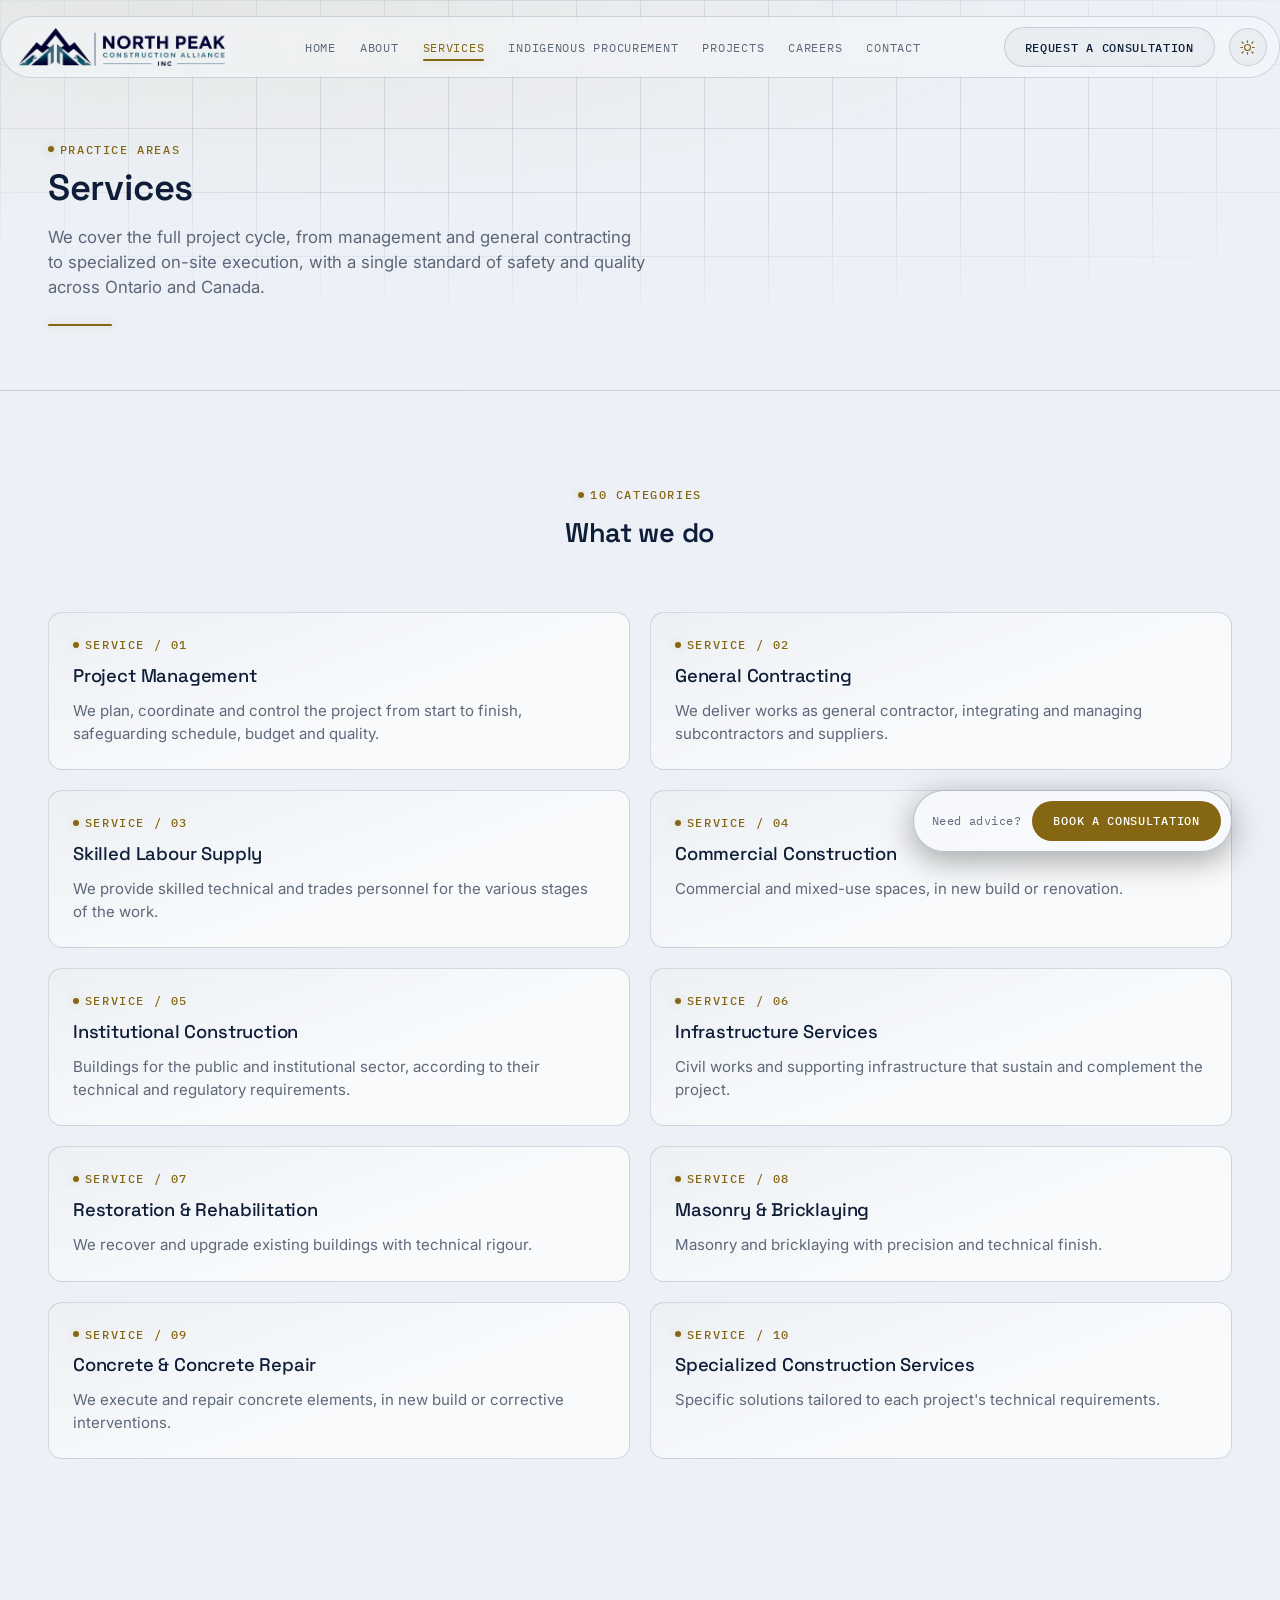
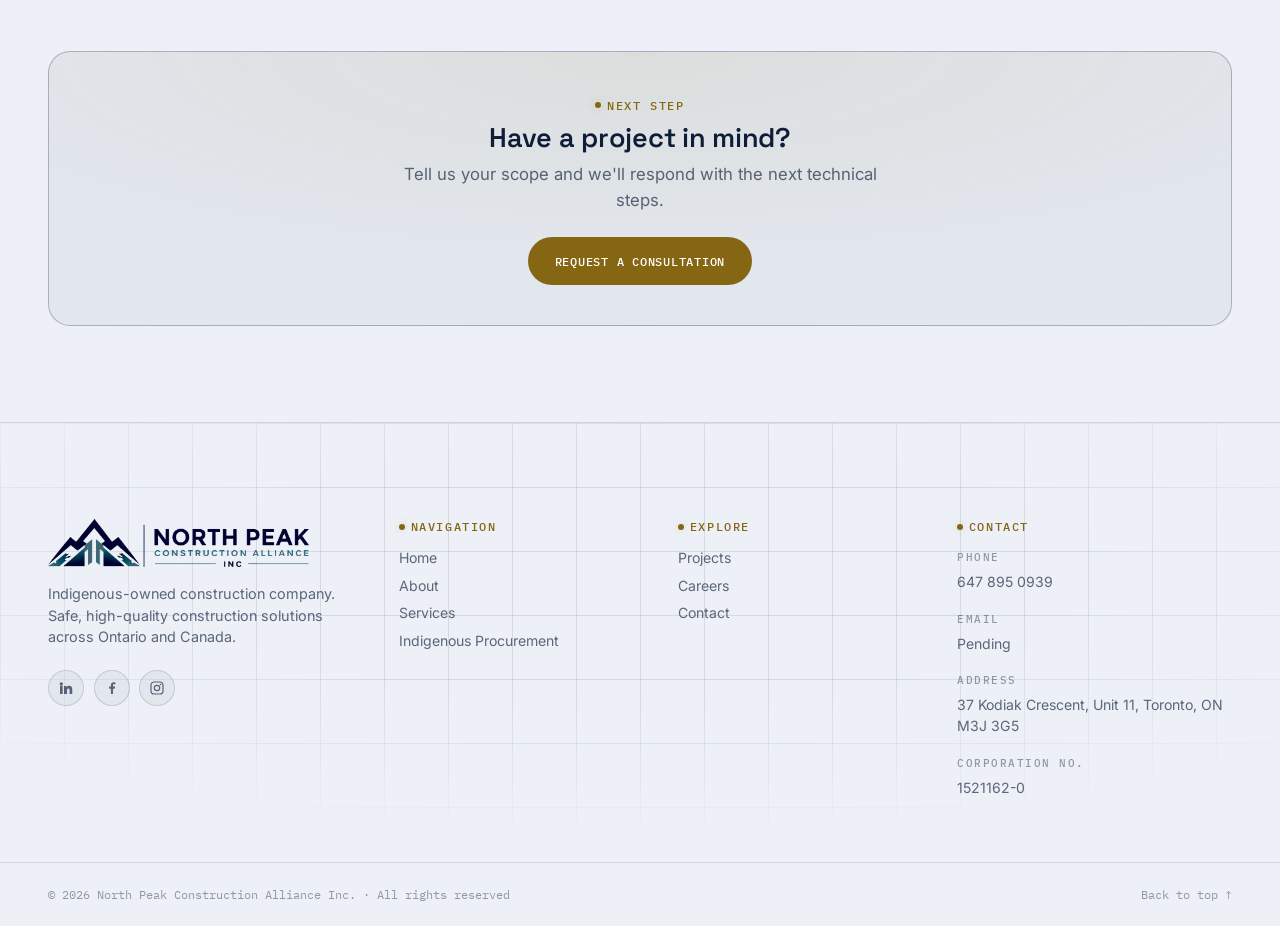
<file: servicios.html>
<!DOCTYPE html>
<html lang="en">
<head>
<meta charset="UTF-8">
<!-- Aplica el tema guardado ANTES de que se pinte la página, para
     evitar un parpadeo (flash) del tema por defecto al cargar. -->
<script>
(function () {
  try {
    var saved = localStorage.getItem('etexca-theme');
    document.documentElement.setAttribute('data-theme', saved === 'dark' ? 'dark' : 'light');
  } catch (e) {
    document.documentElement.setAttribute('data-theme', 'dark');
  }
})();
</script>
<meta name="viewport" content="width=device-width, initial-scale=1.0">
<title>Services — North Peak Construction Alliance</title>
<meta name="description" content="Ten service areas: project management, general contracting, skilled labour, commercial and institutional construction, infrastructure and more.">

<!-- ASUNCIÓN: dominio placeholder — reemplazar cuando exista el dominio real -->
<link rel="canonical" href="https://www.northpeakconstruction.ca/servicios.html">

<!-- Open Graph / redes sociales -->
<meta property="og:type" content="website">
<meta property="og:url" content="https://www.northpeakconstruction.ca/servicios.html">
<meta property="og:site_name" content="North Peak Construction Alliance">
<meta property="og:title" content="Services — North Peak Construction Alliance">
<meta property="og:description" content="Ten service areas: project management, general contracting, skilled labour, commercial and institutional construction, infrastructure and more.">
<meta property="og:locale" content="en_CA">
<!-- ASUNCIÓN: og:image pendiente — no hay logo/foto de portada todavía (README §3.2) -->
<!-- <meta property="og:image" content="https://www.northpeakconstruction.ca/og-image.jpg"> -->

<meta name="twitter:card" content="summary_large_image">
<meta name="twitter:title" content="Services — North Peak Construction Alliance">
<meta name="twitter:description" content="Ten service areas: project management, general contracting, skilled labour, commercial and institutional construction, infrastructure and more.">

<link rel="icon" href="favicon.svg" type="image/svg+xml">

<!-- Tipografías del sistema de diseño v2 (Space Grotesk / Inter / IBM Plex Mono) -->
<link rel="preconnect" href="https://fonts.googleapis.com">
<link rel="preconnect" href="https://fonts.gstatic.com" crossorigin>
<link href="https://fonts.googleapis.com/css2?family=Space+Grotesk:wght@500;600&family=Inter:wght@400;500;600&family=IBM+Plex+Mono:wght@400;500&display=swap" rel="stylesheet">

<link rel="stylesheet" href="css/tokens.css?v=31">
<link rel="stylesheet" href="css/style.css?v=31">
<link rel="stylesheet" href="css/layout.css?v=31">
<link rel="stylesheet" href="css/header.css?v=31">
<link rel="stylesheet" href="css/components.css?v=31">

<!-- ═══ Google Search Console: pega tu código de verificación (método "etiqueta HTML") ═══ -->
<meta name="google-site-verification" content="PEGAR_CODIGO_DE_VERIFICACION">

<!-- ═══ Google Analytics (GA4): reemplaza G-XXXXXXXXXX por tu ID de medición real ═══ -->
<script async src="https://www.googletagmanager.com/gtag/js?id=G-XXXXXXXXXX"></script>
<script>
  window.dataLayer = window.dataLayer || [];
  function gtag(){dataLayer.push(arguments);}
  gtag('js', new Date());
  gtag('config', 'G-XXXXXXXXXX');
</script>

</head>
<body>

<!-- ═══════════════════════════════════════════
     HEADER — BLOQUE COMPARTIDO (idéntico en las 7 páginas).
     aria-current="page" en el enlace "Servicios".
═══════════════════════════════════════════════ -->
<header class="site-header">
  <div class="container site-header__row">
    <a href="index.html" class="site-header__mark" aria-label="North Peak Construction Alliance — Home">
      <img class="site-header__logo site-header__logo--dark" src="images/logo-horizontal.webp" alt="North Peak Construction Alliance Inc.">
      <img class="site-header__logo site-header__logo--light" src="images/logo-horizontal-light.webp" alt="" aria-hidden="true">
    </a>
    <nav class="site-nav" id="site-nav">
      <a href="index.html">Home</a>
      <a href="nosotros.html">About</a>
      <a href="servicios.html" aria-current="page">Services</a>
      <a href="contratacion-indigena.html">Indigenous Procurement</a>
      <a href="proyectos.html">Projects</a>
      <a href="carreras.html">Careers</a>
      <a href="contacto.html">Contact</a>
      <a href="contacto.html" class="site-nav__cta btn btn--ghost btn--sm">Request a consultation</a>
    </nav>
    <div class="site-header__actions">
      <a href="contacto.html" class="btn btn--ghost btn--sm site-header__cta">Request a consultation</a>
      <button type="button" class="theme-toggle" id="theme-toggle" aria-label="Toggle theme" aria-pressed="false" title="Toggle theme">
        <span class="theme-toggle__icon theme-toggle__icon--sun" aria-hidden="true">
          <svg viewBox="0 0 24 24" fill="none" stroke="currentColor" stroke-width="1.6" stroke-linecap="round">
            <circle cx="12" cy="12" r="4.2"></circle>
            <line x1="12" y1="2.5" x2="12" y2="5"></line>
            <line x1="12" y1="19" x2="12" y2="21.5"></line>
            <line x1="4.2" y1="4.2" x2="6" y2="6"></line>
            <line x1="18" y1="18" x2="19.8" y2="19.8"></line>
            <line x1="2.5" y1="12" x2="5" y2="12"></line>
            <line x1="19" y1="12" x2="21.5" y2="12"></line>
            <line x1="4.2" y1="19.8" x2="6" y2="18"></line>
            <line x1="18" y1="6" x2="19.8" y2="4.2"></line>
          </svg>
        </span>
        <span class="theme-toggle__icon theme-toggle__icon--moon" aria-hidden="true">
          <svg viewBox="0 0 24 24" fill="none" stroke="currentColor" stroke-width="1.6" stroke-linecap="round" stroke-linejoin="round">
            <path d="M20 14.5A8.5 8.5 0 1 1 9.5 4a7 7 0 0 0 10.5 10.5z"></path>
          </svg>
        </span>
      </button>
    </div>
    <button class="site-header__toggle" id="nav-toggle" aria-label="Open menu" aria-expanded="false">
      <span></span><span></span><span></span>
    </button>
  </div>
</header>

<!-- ═══════════════════════════════════════════
     § CABECERA DE SERVICIOS — sin imagen (decisión del cliente).
     PUERTA ABIERTA: para reactivar el banner con imagen, borra esta
     <section> y descomenta el bloque de más abajo (usa
     images/servicios-bg[-light].webp con crossfade por tema).
═══════════════════════════════════════════════ -->
<section class="page-hero grid-texture" id="servicios">
  <div class="container">
    <div class="page-hero__inner reveal">
      <span class="readout">Practice areas</span>
      <h1>Services</h1>
      <p class="lede">We cover the full project cycle, from management and general contracting to specialized on-site execution, with a single standard of safety and quality across Ontario and Canada.</p>
      <div class="page-hero__rule"></div>
    </div>
  </div>
</section>

<!-- OPCIÓN CON IMAGEN (reactivar borrando la <section> de arriba):
<section class="hero hero--band" id="servicios">
  <div class="hero__frame">
    <img class="hero__frame-img hero__frame-img--dark" src="images/servicios-bg.webp" alt="Casco de obra, planos técnicos y modelo digital de edificio sobre una mesa de trabajo" loading="eager">
    <img class="hero__frame-img hero__frame-img--light" src="images/servicios-bg-light.webp" alt="" aria-hidden="true" loading="eager">
    <div class="hero__frame-overlay"></div>
  </div>
  <div class="hero__panel-wrap"><div class="container">
    <div class="page-hero__inner reveal">
      <span class="readout">Practice areas</span>
      <h1>Services</h1>
      <p class="lede">We cover the full project cycle, from management and general contracting to specialized on-site execution, with a single standard of safety and quality across Ontario and Canada.</p>
      <div class="page-hero__rule"></div>
    </div>
  </div></div>
</section>
-->


<section class="section" id="grilla-servicios" style="background:var(--void);">
  <div class="container">
    <div class="section-head reveal">
      <span class="readout">10 categories</span>
      <h2>What we do</h2>
    </div>
    <div class="service-grid reveal-stagger">
      <article class="service-card reveal reveal-left" style="--i:0;"><span class="readout">Service / 01</span><h3>Project Management</h3><p>We plan, coordinate and control the project from start to finish, safeguarding schedule, budget and quality.</p></article>
      <article class="service-card reveal reveal-right" style="--i:1;"><span class="readout">Service / 02</span><h3>General Contracting</h3><p>We deliver works as general contractor, integrating and managing subcontractors and suppliers.</p></article>
      <article class="service-card reveal reveal-left" style="--i:2;"><span class="readout">Service / 03</span><h3>Skilled Labour Supply</h3><p>We provide skilled technical and trades personnel for the various stages of the work.</p></article>
      <article class="service-card reveal reveal-right" style="--i:3;"><span class="readout">Service / 04</span><h3>Commercial Construction</h3><p>Commercial and mixed-use spaces, in new build or renovation.</p></article>
      <article class="service-card reveal reveal-left" style="--i:4;"><span class="readout">Service / 05</span><h3>Institutional Construction</h3><p>Buildings for the public and institutional sector, according to their technical and regulatory requirements.</p></article>
      <article class="service-card reveal reveal-right" style="--i:5;"><span class="readout">Service / 06</span><h3>Infrastructure Services</h3><p>Civil works and supporting infrastructure that sustain and complement the project.</p></article>
      <article class="service-card reveal reveal-left" style="--i:0;"><span class="readout">Service / 07</span><h3>Restoration & Rehabilitation</h3><p>We recover and upgrade existing buildings with technical rigour.</p></article>
      <article class="service-card reveal reveal-right" style="--i:1;"><span class="readout">Service / 08</span><h3>Masonry & Bricklaying</h3><p>Masonry and bricklaying with precision and technical finish.</p></article>
      <article class="service-card reveal reveal-left" style="--i:2;"><span class="readout">Service / 09</span><h3>Concrete & Concrete Repair</h3><p>We execute and repair concrete elements, in new build or corrective interventions.</p></article>
      <article class="service-card reveal reveal-right" style="--i:3;"><span class="readout">Service / 10</span><h3>Specialized Construction Services</h3><p>Specific solutions tailored to each project's technical requirements.</p></article>
    </div>
  </div>
</section>

<section class="section" style="background:var(--void);">
  <div class="container">
    <div class="cta-band reveal">
      <span class="readout">Next step</span>
      <h2>Have a project in mind?</h2>
      <p class="lede">Tell us your scope and we'll respond with the next technical steps.</p>
      <div class="cta-band__actions"><a href="contacto.html" class="btn btn--primary">Request a consultation</a></div>
    </div>
  </div>
</section>

<!-- ═══════════════════════════════════════════
     FOOTER — BLOQUE COMPARTIDO (idéntico en las 7 páginas).
═══════════════════════════════════════════════ -->
<footer class="site-footer grid-texture">
  <div class="container site-footer__top">
    <div class="site-footer__brand">
      <a href="index.html" class="site-footer__mark" aria-label="North Peak Construction Alliance — Home">
        <img class="site-footer__logo site-footer__logo--dark" src="images/logo-horizontal.webp" alt="North Peak Construction Alliance Inc.">
        <img class="site-footer__logo site-footer__logo--light" src="images/logo-horizontal-light.webp" alt="" aria-hidden="true">
      </a>
      <p class="site-footer__tagline">Indigenous-owned construction company. Safe, high-quality construction solutions across Ontario and Canada.</p>
      <!-- FASE 11 → reemplazar href="#" con los perfiles reales cuando existan. -->
      <div class="site-footer__social">
        <a href="#" aria-label="LinkedIn" title="LinkedIn"><svg viewBox="0 0 24 24" fill="currentColor" aria-hidden="true"><path d="M4.98 3.5a2.5 2.5 0 1 1 0 5 2.5 2.5 0 0 1 0-5zM3 9h4v12H3zM9 9h3.8v1.7h.05c.53-.95 1.83-1.95 3.77-1.95 4.03 0 4.78 2.65 4.78 6.1V21h-4v-5.3c0-1.27-.02-2.9-1.77-2.9-1.77 0-2.04 1.38-2.04 2.8V21H9z"/></svg></a>
        <a href="#" aria-label="Facebook" title="Facebook"><svg viewBox="0 0 24 24" fill="currentColor" aria-hidden="true"><path d="M13.5 21v-8h2.7l.4-3.1h-3.1V7.9c0-.9.25-1.5 1.55-1.5H17V3.6c-.29-.04-1.3-.13-2.47-.13-2.44 0-4.11 1.49-4.11 4.23v2.19H7.7V13h2.72v8z"/></svg></a>
        <a href="#" aria-label="Instagram" title="Instagram"><svg viewBox="0 0 24 24" fill="none" stroke="currentColor" stroke-width="1.8" aria-hidden="true"><rect x="3" y="3" width="18" height="18" rx="5"/><circle cx="12" cy="12" r="4"/><circle cx="17.2" cy="6.8" r="1.1" fill="currentColor" stroke="none"/></svg></a>
      </div>
    </div>

    <div class="site-footer__col">
      <span class="readout">Navigation</span>
      <nav class="site-footer__links">
        <a href="index.html">Home</a>
        <a href="nosotros.html">About</a>
        <a href="servicios.html">Services</a>
        <a href="contratacion-indigena.html">Indigenous Procurement</a>
      </nav>
    </div>

    <div class="site-footer__col">
      <span class="readout">Explore</span>
      <nav class="site-footer__links">
        <a href="proyectos.html">Projects</a>
        <a href="carreras.html">Careers</a>
        <a href="contacto.html">Contact</a>
      </nav>
    </div>

    <div class="site-footer__col">
      <span class="readout">Contact</span>
      <ul class="site-footer__contact">
        <li><span class="meta-label">Phone</span><a href="tel:+16478950939" style="color:inherit; text-decoration:none;">647 895 0939</a></li>
        <li><span class="meta-label">Email</span>Pending</li>
        <li><span class="meta-label">Address</span>37 Kodiak Crescent, Unit 11, Toronto, ON M3J 3G5</li>
        <li><span class="meta-label">Corporation No.</span>1521162-0</li>
      </ul>
    </div>
  </div>

  <div class="container site-footer__bottom">
    <span>© <span id="year"></span> North Peak Construction Alliance Inc. · All rights reserved</span>
    <a href="#top" class="site-footer__top-link">Back to top ↑</a>
  </div>
</footer>

<!-- CTA flotante — píldora de cristal discreta. En páginas sin hero
     (como esta) se muestra directamente (ver js/main.js). -->
<div class="float-cta">
  <span class="float-cta__text">Need advice?</span>
  <a href="contacto.html" class="btn btn--primary btn--sm">Book a consultation</a>
</div>

<script src="js/main.js?v=16"></script>

</body>
</html>
</file>
<file: css/tokens.css>
/* ═══════════════════════════════════════════════════════════
   TOKENS.CSS — Sistema de diseño — "Navy & Gold"
   ───────────────────────────────────────────────────────────
   DIRECCIÓN DE COLOR (importante para entender el resto):

   El logotipo aprobado por el cliente es azul marino + gris acero
   + blanco (es, literalmente, la Opción A del brief). El sitio
   estaba construido sobre la Opción C (negro / dorado / blanco),
   con TODOS los neutros en tono cálido (crema, marrón-negro). Un
   logo frío rodeado de neutros cálidos se lee como un objeto
   pegado encima — ese era el choque visual.

   Solución: se casan ambas paletas. El AZUL MARINO pasa a ser el
   color ESTRUCTURAL (fondos, texto, bordes, cristal) y el DORADO
   queda como ACENTO real (botones, readouts, líneas, glows). Es la
   combinación clásica de autoridad institucional — la adecuada para
   una constructora que va a licitaciones públicas.

   NOTA: la variable de acento se sigue llamando --cyan por
   compatibilidad con el resto del CSS. Su VALOR es dorado. No
   renombrar: está referenciada en todos los archivos.
═══════════════════════════════════════════════════════════ */

:root {

  /* ─── Superficie base (negro azulado — familia del logo) ─── */
  --void:            #070C16;
  --void-soft:       #0D1524;
  --void-elevated:   #16203A;

  /* ─── Cristal (tinte azul frío) ─── */
  --glass-fill:       rgba(150, 180, 235, 0.06);
  --glass-fill-hover: rgba(150, 180, 235, 0.11);
  --glass-border:     rgba(150, 180, 235, 0.17);
  --glass-border-strong: rgba(150, 180, 235, 0.32);
  --glass-blur:       18px;
  --glass-blur-sm:    10px;

  /* ─── Acento dorado (--cyan por compatibilidad) ─── */
  --cyan:             #D9B863;
  --cyan-dim:         rgba(217, 184, 99, 0.5);
  --cyan-glow:        rgba(217, 184, 99, 0.22);
  --amber:            #C09A3E;
  --amber-dim:        rgba(192, 154, 62, 0.55);

  /* ─── Texto (blanco frío) ─── */
  --text-primary:     #E8EEF9;
  --text-dim:         rgba(232, 238, 249, 0.66);
  --text-faint:       rgba(232, 238, 249, 0.40);
  --text-on-cyan:     #0A1224;

  /* ─── Líneas ─── */
  --rule:             rgba(150, 180, 235, 0.15);
  --rule-strong:      rgba(150, 180, 235, 0.27);

  /* ─── Tipografía ─── */
  --font-display: 'Space Grotesk', 'Helvetica Neue', sans-serif;
  --font-body:    'Inter', -apple-system, BlinkMacSystemFont, sans-serif;
  --font-mono:    'IBM Plex Mono', ui-monospace, SFMono-Regular, monospace;

  --fs-h1:    clamp(1.85rem, 1.1vw + 1.4rem, 2.5rem);
  --fs-h2:    clamp(1.4rem, 0.8vw + 1.05rem, 1.8rem);
  --fs-h3:    clamp(1.02rem, 0.35vw + 0.95rem, 1.15rem);
  --fs-lede:  clamp(0.98rem, 0.25vw + 0.92rem, 1.05rem);
  --fs-body:  1rem;
  --fs-label: 0.72rem;

  --lh-tight:   1.12;
  --lh-normal:  1.5;
  --lh-relaxed: 1.7;

  --ls-label: 0.14em;

  /* ─── Espaciado / grid ─── */
  --gutter:        clamp(1.25rem, 4vw, 3rem);
  --container-max: 1280px;

  --space-1: 0.5rem;
  --space-2: 1rem;
  --space-3: 1.5rem;
  --space-4: 2.5rem;
  --space-5: 4rem;
  --space-6: 6rem;

  /* ─── Bordes / radios ─── */
  --radius-sm: 8px;
  --radius-md: 14px;
  --radius-lg: 22px;
  --radius-pill: 999px;

  /* ─── Movimiento ─── */
  --ease:      cubic-bezier(0.16, 1, 0.3, 1);
  --ease-soft: cubic-bezier(0.4, 0, 0.2, 1);
  --dur-fast:  180ms;
  --dur-base:  320ms;
  --dur-slow:  600ms;

  /* ─── Superficies traslúcidas (rgba(var(--x-rgb), alpha)) ─── */
  --surface-rgb:   13, 21, 36;
  --overlay-rgb:    7, 12, 22;
  --radial-accent: rgba(217, 184, 99, 0.10);
  --grid-line:     rgba(150, 180, 235, 0.07);

  /* ─── Capas ─── */
  --z-header:      100;
  --z-cta:         90;
  --z-hero-content: 5;
}

/* ═══════════════════════════════════════════════════════════
   MODO CLARO — [data-theme="light"] en <html>.
   ───────────────────────────────────────────────────────────
   Neutros FRÍOS (blanco perla / gris azulado), no crema cálida:
   así el azul marino del logo se asienta de forma natural en vez
   de leerse como un cuerpo extraño. El texto principal ES azul
   marino — el mismo tono del logo — lo que convierte al logotipo
   en el ancla cromática de la página, no en la excepción.
   El dorado se oscurece a bronce para conservar contraste AA
   sobre fondo claro, y se usa con moderación: es acento, no relleno.
═══════════════════════════════════════════════════════════ */
html[data-theme="light"] {
  --void:            #EDF1F7;
  --void-soft:       #F8FAFC;
  --void-elevated:   #DFE6F0;

  /* Cristal con tinte AZUL (antes marrón): unifica con el logo */
  --glass-fill:       rgba(15, 32, 62, 0.045);
  --glass-fill-hover: rgba(15, 32, 62, 0.09);
  --glass-border:     rgba(15, 32, 62, 0.15);
  --glass-border-strong: rgba(15, 32, 62, 0.28);

  /* Dorado → bronce profundo: mantiene el carácter de la Opción C
     con el contraste que exige un fondo claro. */
  --cyan:             #856612;
  --cyan-dim:         rgba(138, 106, 20, 0.55);
  --cyan-glow:        rgba(138, 106, 20, 0.15);
  --amber:            #705411;
  --amber-dim:        rgba(112, 84, 17, 0.5);

  /* Texto en AZUL MARINO — el mismo del logotipo */
  --text-primary:     #0F1E38;
  --text-dim:         rgba(15, 30, 56, 0.66);
  --text-faint:       rgba(15, 30, 56, 0.42);
  --text-on-cyan:     #FFFFFF;

  --rule:             rgba(15, 32, 62, 0.14);
  --rule-strong:      rgba(15, 32, 62, 0.26);

  --surface-rgb:      248, 250, 252;
  --overlay-rgb:      237, 241, 247;
  --radial-accent:    rgba(138, 106, 20, 0.08);
  --grid-line:        rgba(15, 32, 62, 0.11);
}
</file>
<file: css/style.css>
/* ═══════════════════════════════════════════════
   ETEXCA — style.css
   ───────────────────────────────────────────────
   Responsabilidad única: reset + tipografía base.
   Tokens en tokens.css, estructura en layout.css,
   header en header.css, componentes en components.css.
═══════════════════════════════════════════════ */

*, *::before, *::after {
  box-sizing: border-box;
  margin: 0;
  padding: 0;
}

html {
  scroll-behavior: smooth;
  font-size: 16px;
}

body {
  font-family: var(--font-body);
  background: var(--void);
  color: var(--text-primary);
  overflow-x: hidden;
  -webkit-font-smoothing: antialiased;
  transition: background-color 0.4s ease, color 0.4s ease;
}

img { max-width: 100%; display: block; }
a { color: inherit; }
button { font-family: inherit; cursor: pointer; }

::selection {
  background: var(--cyan-glow);
  color: var(--text-primary);
}

/* ═══════════════════════════════════════════════
   TIPOGRAFÍA BASE
═══════════════════════════════════════════════ */
h1, h2, h3, h4 {
  font-family: var(--font-display);
  line-height: var(--lh-tight);
  letter-spacing: -0.01em;
}

h1 { font-size: var(--fs-h1); font-weight: 600; }
h2 { font-size: var(--fs-h2); font-weight: 600; }
h3 { font-size: var(--fs-h3); font-weight: 500; }

p {
  font-size: var(--fs-body);
  line-height: var(--lh-relaxed);
}

.lede {
  font-size: var(--fs-lede);
  line-height: var(--lh-normal);
  color: var(--text-dim);
  max-width: 46ch;
}

/* Readout mono: etiquetas técnicas tipo "visor BIM" — coordenadas,
   escalas, referencias de sección. Sustituye a la numeración § */
.readout {
  font-family: var(--font-mono);
  font-size: var(--fs-label);
  font-weight: 500;
  letter-spacing: var(--ls-label);
  text-transform: uppercase;
  color: var(--cyan);
  display: inline-flex;
  align-items: center;
  gap: 0.5em;
}

.readout::before {
  content: '';
  width: 6px;
  height: 6px;
  border-radius: 50%;
  background: var(--cyan);
  box-shadow: 0 0 8px 1px var(--cyan-glow);
  flex-shrink: 0;
}

.meta-label {
  font-family: var(--font-mono);
  font-size: var(--fs-label);
  font-weight: 500;
  letter-spacing: var(--ls-label);
  text-transform: uppercase;
  color: var(--text-faint);
}

/* ═══════════════════════════════════════════════
   ACCESIBILIDAD
═══════════════════════════════════════════════ */
a:focus-visible,
button:focus-visible,
input:focus-visible,
textarea:focus-visible {
  outline: 2px solid var(--cyan);
  outline-offset: 3px;
  border-radius: 4px;
}

@media (prefers-reduced-motion: reduce) {
  html { scroll-behavior: auto; }
  body { transition: none; }
  * { animation-duration: 0.01ms !important; transition-duration: 0.01ms !important; }
}
</file>
<file: css/layout.css>
/* ═══════════════════════════════════════════════
   ETEXCA — layout.css
   ───────────────────────────────────────────────
   Responsabilidad única: estructura de página — contenedores,
   secciones full-bleed, hero/banner con imagen, textura de
   retícula ("blueprint grid") y el elemento firma: brackets de
   viewport tipo software BIM/CAD alrededor de paneles de cristal.

   PRINCIPIO CLAVE (hero + banner): la página se adapta a la
   imagen, no al revés. hero-bg.webp y servicios-bg.webp miden
   1600×667 px reales (ratio 2.398:1 — fijo, no se toca). Los
   marcos .hero__frame / .banner__frame usan
   `aspect-ratio: 1600 / 667`, EXACTAMENTE esa proporción, así
   que object-fit:cover nunca tiene que recortar ni un píxel: el
   marco y la imagen siempre tienen la misma forma, en cualquier
   ancho de pantalla. No hay huecos porque no hay descuadre que
   rellenar, y no hay zoom porque no hace falta agrandar nada
   para tapar bordes.
═══════════════════════════════════════════════ */

.container {
  max-width: var(--container-max);
  margin: 0 auto;
  padding-left: var(--gutter);
  padding-right: var(--gutter);
}

/* ─── Reveal al hacer scroll (js/main.js via IntersectionObserver) ─── */
.reveal {
  opacity: 0;
  transform: translateY(30px);
  /* --ease es una curva de "frenado brusco": completa ~90% del
     movimiento en el primer tercio del tiempo, así que aunque la
     duración sea larga, el ojo la percibe como un salto instantáneo
     seguido de nada. --ease-soft distribuye el movimiento de forma
     mucho más pareja durante toda la duración — por eso se elige
     aquí en vez de --ease. */
  transition: opacity 1.3s var(--ease-soft), transform 1.3s var(--ease-soft);
}
.reveal.is-visible { opacity: 1; transform: translateY(0); }
/* Delay entre elementos de un grupo, subido a 160ms para que la
   cascada (tarjetas de servicios, tarjetas de eje) se lea como una
   secuencia clara, una por una. */
.reveal-stagger > * { transition-delay: calc(var(--i, 0) * 160ms); }

/* Variantes direccionales — se combinan con .reveal (que aporta
   opacity + transition); solo cambian el eje de entrada. */
.reveal-left { transform: translateX(-64px); }
.reveal-left.is-visible { transform: translateX(0); }
.reveal-right { transform: translateX(64px); }
.reveal-right.is-visible { transform: translateX(0); }

@media (prefers-reduced-motion: reduce) {
  .reveal, .reveal-left, .reveal-right { opacity: 1; transform: none; transition: none; }
}

/* Compensar el header fijo al hacer scroll a anclas internas */
section[id] { scroll-margin-top: 6rem; }

/* ═══════════════════════════════════════════════
   TEXTURA DE FONDO — retícula de plano técnico
═══════════════════════════════════════════════ */
.grid-texture {
  position: relative;
}
.grid-texture::after {
  content: '';
  position: absolute;
  inset: 0;
  z-index: 0;
  pointer-events: none;
  background-image:
    linear-gradient(var(--grid-line) 1px, transparent 1px),
    linear-gradient(90deg, var(--grid-line) 1px, transparent 1px);
  background-size: 64px 64px;
  mask-image: radial-gradient(ellipse 80% 60% at 50% 30%, black 40%, transparent 90%);
}

/* ═══════════════════════════════════════════════
   SECCIONES
═══════════════════════════════════════════════ */
.section {
  position: relative;
  padding: var(--space-6) 0;
  transition: background-color 0.4s ease;
}

.grid-texture > .container { position: relative; z-index: 2; }

.section-head {
  max-width: 62ch;
  margin: 0 auto var(--space-5);
  text-align: center;
  display: flex;
  flex-direction: column;
  align-items: center;
  gap: var(--space-2);
}

/* ═══════════════════════════════════════════════
   HERO
   .hero__frame es el ÚNICO hijo en flujo normal de .hero, así
   que la altura de .hero queda definida exactamente por la
   altura real de la imagen (padding-top de despeje del header +
   altura del marco + padding-bottom de respiro). .hero__panel-wrap
   es un hermano: en escritorio se saca del flujo (position:
   absolute; inset:0) y por eso queda mapeado EXACTAMENTE sobre
   la caja de contenido de .hero — que es la caja del marco. En
   móvil vuelve a flujo normal y cae debajo de la imagen.
═══════════════════════════════════════════════ */
.hero {
  position: relative;
  background: var(--void);
  /* Sin padding-top: el marco de imagen arranca en el borde
     superior absoluto de la página. El header flotante es
     position:fixed y de cristal translúcido, así que se posa
     ENCIMA de la imagen en vez de empujarla hacia abajo — la
     imagen llega literalmente al tope, sin acercarla ni recortarla. */
}

.hero__frame {
  position: relative;
  isolation: isolate;
  width: 100%;
  aspect-ratio: 1600 / 667;
  overflow: hidden;
}

.hero__frame-img {
  position: absolute;
  inset: 0;
  z-index: -2;
  width: 100%;
  height: 100%;
  object-fit: cover;
  object-position: center;
  transition: opacity 0.6s ease;
}

/* Las dos versiones (día/noche) ocupan la MISMA caja, superpuestas.
   Cuál se ve depende solo de data-theme en <html> — ambas ya están
   descargadas de entrada, así que el cambio es un fundido puro en
   CSS, nunca una espera de red. Esto es lo que evita el "salto"
   donde una mitad de la página cambiaba antes que la otra. */
.hero__frame-img--light { opacity: 0; }
html[data-theme="light"] .hero__frame-img--dark { opacity: 0; }
html[data-theme="light"] .hero__frame-img--light { opacity: 1; }

.hero__frame-overlay {
  position: absolute;
  inset: 0;
  z-index: -1;
  /* SCRIM CINEMATOGRÁFICO.
     El texto del hero es BLANCO en los dos temas: es la única forma
     de garantizar legibilidad sobre una foto (en claro, el cielo es
     brillante; en oscuro, la noche). Para sostener ese blanco hace
     falta una base oscura — por eso el degradado usa un azul profundo
     FIJO y no var(--void): si usara la variable, en tema claro la base
     sería blanca y el texto desaparecería.
     El degradado sube desde abajo, así deja intactos el cielo, la
     Torre CN, la bandera y las grúas (que viven en los dos tercios
     superiores) y solo oscurece la franja donde se apoya el texto. */
  background: linear-gradient(
    180deg,
    transparent 22%,
    rgba(7, 12, 22, 0.38) 48%,
    rgba(7, 12, 22, 0.78) 74%,
    #070C16 100%
  );
}

.hero__panel-wrap {
  padding-top: var(--space-3);
  padding-bottom: var(--space-5);
}

.hero__panel {
  max-width: 620px;
  padding: var(--space-3) var(--space-4);
}

/* LOGO DEL HERO — reemplaza la antigua tarjeta de presentación.
   Va CENTRADO sobre la imagen de portada. Las dos versiones (marina
   para tema claro, plateada para tema oscuro) ocupan la MISMA caja
   superpuestas y hacen crossfade solo con data-theme — ambas ya
   descargadas, sin espera de red. La sombra viene en el propio
   archivo (canal alfa), no es un box-shadow de CSS.
   OJO: el tema por defecto es el CLARO, así que la versión visible
   por defecto es la marina, y la excepción es [data-theme="dark"]. */
.hero__logo {
  position: relative;
  width: min(440px, 68%);
  aspect-ratio: 1166 / 777;
  margin: 0 auto;
}

.hero__logo-img {
  position: absolute;
  inset: 0;
  width: 100%;
  height: 100%;
  object-fit: contain;
  transition: opacity 0.6s ease;
}

.hero__logo-img--light { opacity: 0; }
html[data-theme="dark"] .hero__logo-img--dark { opacity: 0; }
html[data-theme="dark"] .hero__logo-img--light { opacity: 1; }

@media (max-width: 640px) {
  .hero__logo { width: min(280px, 78%); }
}

.hero__brand {
  font-family: var(--font-display);
  font-weight: 600;
  font-size: clamp(1.7rem, 2.1vw + 1rem, 2.75rem);
  letter-spacing: 0.01em;
  color: var(--text-primary);
}

.hero__panel .lede {
  margin-top: 0.6rem;
  max-width: 52ch;
}

.hero__actions {
  display: flex;
  flex-direction: row;
  flex-wrap: wrap;
  gap: 1rem;
  margin-top: var(--space-3);
}

@media (min-width: 860px) {
  .hero__panel-wrap {
    position: absolute;
    inset: 0;
    display: flex;
    align-items: center;
    padding-top: 0;
    padding-bottom: 0;
    pointer-events: none;
  }
  .hero__panel-wrap { align-items: flex-end; padding-bottom: var(--space-5); }
  .hero__panel-wrap .container { pointer-events: auto; width: 100%; }
}

/* ═══════════════════════════════════════════════
   BANNER (Diferenciadores)
   .banner__hero agrupa marco + panel, con la misma técnica que
   el hero (marco en flujo normal define la altura, panel se
   superpone via absolute en escritorio). El trait-grid (3
   tarjetas de eje) vive FUERA de .banner__hero, en flujo normal
   sobre el fondo sólido de la sección — nunca compite por
   espacio con la imagen ni se sale del encuadre.
═══════════════════════════════════════════════ */
.banner {
  position: relative;
  background: var(--void-soft);
  transition: background-color 0.4s ease;
  /* Sin padding-top: .banner__hero (el marco de imagen) debe
     empezar exactamente donde termina el padding-bottom de la
     sección de Servicios — un solo respiro, no dos apilados.
     El padding-bottom se conserva para dar aire al trait-grid
     antes de la sección de Contacto. */
  padding: 0 0 var(--space-4) 0;
}

.banner__hero {
  position: relative;
  margin-bottom: var(--space-4);
}

.banner__frame {
  position: relative;
  isolation: isolate;
  width: 100%;
  aspect-ratio: 1600 / 667;
  overflow: hidden;
}

.banner__frame-img {
  position: absolute;
  inset: 0;
  z-index: -2;
  width: 100%;
  height: 100%;
  object-fit: cover;
  object-position: center;
  transition: opacity 0.6s ease;
}

.banner__frame-img--light { opacity: 0; }
html[data-theme="light"] .banner__frame-img--dark { opacity: 0; }
html[data-theme="light"] .banner__frame-img--light { opacity: 1; }

.banner__frame-overlay {
  position: absolute;
  inset: 0;
  z-index: -1;
  /* El difusor superior funde a --void porque esa es la sección
     que hay ARRIBA (Servicios). El difusor inferior funde a
     --void-soft porque esa es la propia sección del banner (donde
     vive el trait-grid). Usar el mismo color arriba y abajo era el
     error: --void-soft no coincide con el fondo real de Servicios,
     así que el borde superior quedaba visible. */
  background:
    linear-gradient(180deg, var(--void) 0%, transparent 14%, transparent 86%, var(--void-soft) 100%),
    linear-gradient(to left, rgba(var(--overlay-rgb),0.7) 0%, rgba(var(--overlay-rgb),0.38) 42%, transparent 68%);
}

.banner__panel-wrap {
  padding-top: var(--space-3);
}

.banner__panel { max-width: 480px; }

.banner__panel h2 {
  font-size: clamp(1.4rem, 1.6vw + 1rem, 2.1rem);
}

@media (min-width: 860px) {
  .banner__panel-wrap {
    position: absolute;
    inset: 0;
    display: flex;
    align-items: center;
    justify-content: flex-end;
    padding-top: 0;
    pointer-events: none;
  }
  .banner__panel-wrap .container { pointer-events: auto; width: 100%; display: flex; justify-content: flex-end; }
}

/* El trait-grid ya trae margin-top propio desde components.css
   (pensado para cuando vivía dentro de .banner .container, justo
   debajo del panel). Ahora que .banner__hero ya aporta su propio
   margin-bottom, se anula ese margin-top extra para no duplicar
   el espaciado vertical. */
.banner .trait-grid {
  margin-top: 0;
  position: relative;
  z-index: 2;
}

/* ═══════════════════════════════════════════════
   .viewport — antes dibujaba brackets de esquina tipo
   CAD/BIM en el panel del hero y el formulario. Se retiró
   por pedido del cliente (rompía la estética del cristal).
   La clase se deja como no-op por compatibilidad; el look
   de cristal ahora vive solo en .glass-panel.
═══════════════════════════════════════════════ */
.viewport {
  position: relative;
}

/* ═══════════════════════════════════════════════════════════
   HERO CINEMATOGRÁFICO — el mensaje, no el logotipo.
   ───────────────────────────────────────────────────────────
   El logo salió del hero (vive en el header, que es su lugar). Un
   logotipo gigante flotando sobre una foto realista se lee como una
   calcomanía: no comparte la fuente de luz de la imagen y el ojo lo
   detecta. Además, un hero debe VENDER — foto + promesa + acción —,
   no darte la bienvenida con una tarjeta de presentación.
   El texto va en BLANCO sobre el scrim, abajo a la izquierda: la
   lectura natural en occidente y la composición que usan las grandes
   constructoras. En móvil el texto cae debajo de la imagen, en flujo.
═══════════════════════════════════════════════════════════ */
.hero__content {
  max-width: 44rem;
}

.hero__title {
  font-family: var(--font-display);
  font-weight: 600;
  font-size: clamp(1.9rem, 2.1vw + 1.1rem, 3.05rem);
  line-height: 1.14;
  letter-spacing: -0.015em;
  margin: 0 0 1.15rem;
}

/* Las dos frases del titular van en la misma línea de color (blanco).
   Antes la segunda iba en dorado, pero el dorado del TEMA CLARO es un
   bronce oscuro (#856612) y el texto se apoya sobre un scrim OSCURO:
   bronce sobre oscuro = ilegible y sucio. Un titular a dos colores
   además abarata la composición. Blanco puro, y el dorado se reserva
   para un único punto de acento: el botón. */
.hero__title-line {
  display: block;
}

.hero__lede {
  font-size: clamp(0.98rem, 0.3vw + 0.9rem, 1.1rem);
  line-height: 1.62;
  max-width: 40rem;
  margin: 0 0 var(--space-3);
}

/* En ESCRITORIO el texto va sobre la foto → blanco fijo (el scrim
   oscuro lo sostiene en ambos temas). En MÓVIL el texto cae debajo
   de la imagen, sobre el fondo de la página → hereda los del tema. */
@media (min-width: 860px) {
  /* El hero es SIEMPRE oscuro (por el scrim), así que aquí se fuerza
     la versión clara del dorado — la del tema oscuro — sin importar
     qué tema tenga la página. Así el botón brilla en vez de embarrarse. */
  .hero__content {
    --cyan:         #D9B863;
    --cyan-dim:     rgba(217, 184, 99, 0.5);
    --cyan-glow:    rgba(217, 184, 99, 0.22);
    --text-on-cyan: #0A1224;
  }
  .hero__title { color: #FFFFFF; }
  .hero__lede  { color: rgba(255, 255, 255, 0.82); }
  .hero__content .btn--ghost {
    color: #FFFFFF;
    border-color: rgba(255, 255, 255, 0.34);
    background: rgba(255, 255, 255, 0.07);
    backdrop-filter: blur(var(--glass-blur-sm));
  }
  .hero__content .btn--ghost:hover {
    border-color: rgba(255, 255, 255, 0.62);
    background: rgba(255, 255, 255, 0.14);
  }
}

@media (max-width: 859px) {
  .hero__title { color: var(--text-primary); }
  .hero__lede  { color: var(--text-dim); }
  .hero__content { padding-top: var(--space-2); }
}

/* ═══════════════════════════════════════════════════════════
   BARRA DE CREDENCIALES — franja oscura bajo el hero.
   ───────────────────────────────────────────────────────────
   Cumple DOS funciones a la vez:
   1. Diseño: absorbe la transición entre la foto (que termina en
      azul profundo) y la página (blanco perla en tema claro). En vez
      de un corte visible, hay una banda intencionada. En tema oscuro
      simplemente continúa la oscuridad.
   2. Negocio: son los cuatro datos que un oficial de compras públicas
      busca en los primeros diez segundos. TODOS son verificables:
      propiedad indígena, 10 áreas de servicio, cobertura, y el número
      de corporación federal real. Nada inventado.
═══════════════════════════════════════════════════════════ */
.trust-bar {
  background: #070C16;
  border-top: 1px solid rgba(150, 180, 235, 0.10);
  border-bottom: 1px solid rgba(150, 180, 235, 0.10);
}

.trust-bar__grid {
  display: grid;
  grid-template-columns: repeat(4, 1fr);
  gap: 1px;
  background: rgba(150, 180, 235, 0.10);
}

.trust-bar__item {
  background: #070C16;
  padding: 1.6rem var(--space-2);
  display: flex;
  flex-direction: column;
  gap: 0.4rem;
}

.trust-bar__label {
  font-family: var(--font-mono);
  font-size: 0.62rem;
  letter-spacing: 0.16em;
  text-transform: uppercase;
  color: rgba(232, 238, 249, 0.45);
}

.trust-bar__value {
  font-family: var(--font-display);
  font-weight: 500;
  font-size: 1rem;
  line-height: 1.3;
  color: #FFFFFF;
}

.trust-bar__value em {
  font-style: normal;
  color: var(--cyan);
}

@media (max-width: 860px) {
  .trust-bar__grid { grid-template-columns: repeat(2, 1fr); }
  .trust-bar__item { padding: 1.2rem var(--space-2); }
}
</file>
<file: css/header.css>
/* ═══════════════════════════════════════════════
   ETEXCA — header.css
   ───────────────────────────────────────────────
   Header de cristal flotante con zona de logo dedicada.
   Se intensifica (más opaco/blur) al hacer scroll — controlado
   por js/main.js añadiendo la clase .is-scrolled al <body>.
═══════════════════════════════════════════════ */

.site-header {
  position: fixed;
  top: 0;
  left: 0;
  right: 0;
  z-index: var(--z-header);
  padding: var(--space-2) 0 0;
  transition: padding var(--dur-base) var(--ease-soft);
}

.site-header__row {
  display: flex;
  align-items: center;
  justify-content: space-between;
  gap: 1.5rem;
  padding: 0.65rem 0.75rem 0.65rem 1.1rem;
  background: rgba(var(--surface-rgb), 0.45);
  border: 1px solid var(--glass-border);
  border-radius: var(--radius-pill);
  backdrop-filter: blur(var(--glass-blur-sm));
  -webkit-backdrop-filter: blur(var(--glass-blur-sm));
  transition: background var(--dur-base) var(--ease-soft), border-color var(--dur-base) var(--ease-soft);
}

body.is-scrolled .site-header__row {
  background: rgba(var(--surface-rgb), 0.78);
  border-color: var(--glass-border-strong);
}

/* ─── Zona de logo (antes inexistente) ───
   Monograma de cristal + wordmark. Reemplazar el <span> del
   monograma por <img> cuando exista logotipo real del cliente. */
.site-header__mark {
  display: flex;
  align-items: center;
  gap: 0.65rem;
  text-decoration: none;
  color: var(--text-primary);
}

.site-header__mark-glyph {
  width: 34px;
  height: 34px;
  flex-shrink: 0;
  display: flex;
  align-items: center;
  justify-content: center;
  border-radius: var(--radius-sm);
  background: var(--glass-fill);
  border: 1px solid var(--glass-border-strong);
  font-family: var(--font-display);
  font-weight: 600;
  font-size: 0.95rem;
  color: var(--cyan);
}

.site-header__mark-word {
  font-family: var(--font-display);
  font-weight: 600;
  font-size: 0.95rem;
  letter-spacing: 0.02em;
}

.site-nav {
  display: flex;
  align-items: center;
  gap: 1.5rem;
}

.site-nav a {
  font-family: var(--font-mono);
  font-size: 0.76rem;
  letter-spacing: 0.06em;
  text-transform: uppercase;
  text-decoration: none;
  color: var(--text-dim);
  transition: color var(--dur-fast) ease, background var(--dur-fast) ease;
  position: relative;
  white-space: nowrap;
  /* Sin esto, algunos navegadores móviles pintan su propio "flash"
     azul brillante con texto blanco al tocar el link (el "highlight"
     táctil nativo), tapando el estilo real del menú y haciéndolo
     ilegible por un instante. */
  -webkit-tap-highlight-color: transparent;
}

.site-nav a:hover { color: var(--cyan); }

/* ─── Página activa (escritorio) ───
   El enlace de la página actual lleva aria-current="page" en el
   HTML. Se marca con color cian permanente + una barra inferior
   con resplandor, misma familia visual que el indicador del menú
   móvil. Solo aplica en el nav horizontal (min-width): en móvil el
   nav se convierte en menú desplegable y usa su propio indicador
   más abajo. */
@media (min-width: 1101px) {
  .site-nav a[aria-current="page"] { color: var(--cyan); }
  .site-nav a[aria-current="page"]::after {
    content: '';
    position: absolute;
    left: 0;
    right: 0;
    bottom: -6px;
    height: 2px;
    border-radius: 2px;
    background: var(--cyan);
    box-shadow: 0 0 8px 1px var(--cyan-glow);
  }
}

.site-header__cta {
  margin-left: 0.25rem;
}

.site-header__actions {
  display: flex;
  align-items: center;
  gap: 0.85rem;
}

.site-header__toggle {
  display: none;
  flex-direction: column;
  gap: 5px;
  background: none;
  border: none;
  padding: 0.5rem;
}

.site-header__toggle span {
  width: 20px;
  height: 1.5px;
  background: var(--text-primary);
  border-radius: 1px;
}

/* ═══════════════════════════════════════════════
   INTERRUPTOR DE TEMA — modo claro / oscuro
   ───────────────────────────────────────────────
   Botón circular de cristal, misma familia visual que el resto
   del header. Los dos íconos (sol/luna) ocupan la MISMA celda de
   grid (igual técnica que las caras de .trait-card) y se cruzan
   con fade + rotación sutil según el atributo data-theme en
   <html> — sin JS de animación, solo CSS reaccionando al atributo.
═══════════════════════════════════════════════ */
.theme-toggle {
  display: grid;
  place-items: center;
  width: 38px;
  height: 38px;
  flex-shrink: 0;
  border-radius: 50%;
  background: var(--glass-fill);
  border: 1px solid var(--glass-border);
  backdrop-filter: blur(var(--glass-blur-sm));
  -webkit-backdrop-filter: blur(var(--glass-blur-sm));
  cursor: pointer;
  -webkit-tap-highlight-color: transparent;
  transition: background var(--dur-fast) ease, border-color var(--dur-fast) ease, transform var(--dur-fast) var(--ease-soft);
}

.theme-toggle:hover {
  background: var(--glass-fill-hover);
  border-color: var(--glass-border-strong);
  transform: translateY(-1px);
}

.theme-toggle:active { transform: translateY(0) scale(0.94); }

.theme-toggle__icon {
  grid-area: 1 / 1;
  display: flex;
  color: var(--cyan);
  transition: opacity var(--dur-base) var(--ease-soft), transform var(--dur-base) var(--ease-soft);
}

.theme-toggle__icon svg {
  width: 17px;
  height: 17px;
  display: block;
}

/* Dos temas: claro (sol) y oscuro (luna). Ambos íconos ocupan la
   misma celda; solo uno es visible según data-theme. */
.theme-toggle__icon--sun { opacity: 0; transform: rotate(-90deg) scale(0.5); }
.theme-toggle__icon--moon { opacity: 1; transform: rotate(0deg) scale(1); }

html[data-theme="light"] .theme-toggle__icon--moon { opacity: 0; transform: rotate(90deg) scale(0.5); }
html[data-theme="light"] .theme-toggle__icon--sun { opacity: 1; transform: rotate(0deg) scale(1); }

/* Selector compuesto (.site-nav .site-nav__cta) a propósito: sube la
   especificidad por encima de .btn { display: inline-flex } de
   components.css. Como components.css se carga DESPUÉS de este archivo,
   con la misma especificidad (una sola clase) ganaba siempre — por eso
   el botón "Solicitar consulta" del menú (pensado solo para móvil)
   se colaba también en escritorio.
   El color se fija aquí a propósito, pero con var(--cyan) — NO con
   var(--text-on-cyan). El botón real usa .btn--ghost (fondo de cristal
   translúcido), no .btn--primary (fondo cian sólido). --text-on-cyan
   está pensado para leerse SOBRE cian, así que aquí se volvía casi
   negro en modo oscuro y blanco puro en modo claro — invisible sobre
   el cristal translúcido en ambos temas, y solo visible cuando
   ".site-nav a:hover" (más específico) lo pisaba con var(--cyan) al
   pasar el cursor. Con var(--cyan) fijo, el texto se ve igual con o
   sin hover, en los dos temas. */
.site-nav .site-nav__cta {
  display: none;
  color: var(--cyan);
}

/* Breakpoint subido de 860px a 1100px: con 7 ítems en el nav, el
   menú horizontal se aprieta en pantallas medianas. A partir de
   aquí (y hacia abajo) se usa el menú desplegable/hamburguesa, que
   lista los 7 ítems cómodamente con su numeración. El nav
   horizontal solo se muestra en escritorio ancho (min-width:1101px). */
@media (max-width: 1100px) {
  .site-header__cta { display: none; }
  .site-nav {
    position: fixed;
    top: 4.6rem;
    left: var(--gutter);
    right: var(--gutter);
    flex-direction: column;
    align-items: stretch;
    gap: 0;
    background: rgba(var(--surface-rgb), 0.92);
    background-image: radial-gradient(circle at 100% 0%, var(--radial-accent), transparent 55%);
    border: 1px solid var(--glass-border);
    border-radius: var(--radius-md);
    backdrop-filter: blur(var(--glass-blur));
    -webkit-backdrop-filter: blur(var(--glass-blur));
    box-shadow: 0 16px 40px rgba(0,0,0,0.4);
    max-height: 0;
    overflow: hidden;
    opacity: 0;
    padding: 0 0.35rem;
    counter-reset: navitem;
    transition: max-height var(--dur-base) var(--ease-soft), opacity var(--dur-fast) ease, padding var(--dur-base) ease;
  }
  .site-nav.is-open {
    max-height: 420px;
    opacity: 1;
    padding: 0.5rem 0.35rem 1rem;
  }
  .site-nav a {
    counter-increment: navitem;
    display: flex;
    align-items: center;
    position: relative;
    padding: 1rem 0.75rem;
    border-top: 1px solid var(--rule);
    border-radius: var(--radius-sm);
    transition: color var(--dur-fast) ease;
    -webkit-tap-highlight-color: transparent;
  }
  .site-nav a:first-child { border-top: none; }
  .site-nav a:not(.site-nav__cta)::before {
    content: "0" counter(navitem);
    font-family: var(--font-mono);
    font-size: 0.68rem;
    color: var(--cyan);
    margin-right: 0.85rem;
    letter-spacing: 0.06em;
  }
  /* Indicador de "sección actual" — antes era un relleno de fondo
     cian brillante que tapaba el texto y lo hacía illegible. Ahora
     es una línea inferior que crece de izquierda a derecha; el
     color de fondo nunca cambia, así que el texto blanco siempre
     se puede leer. */
  .site-nav a:not(.site-nav__cta)::after {
    content: '';
    position: absolute;
    left: 0.75rem;
    right: 0.75rem;
    bottom: 0.35rem;
    height: 2px;
    border-radius: 2px;
    background: var(--cyan);
    box-shadow: 0 0 8px 1px var(--cyan-glow);
    transform: scaleX(0);
    transform-origin: left;
    transition: transform var(--dur-base) var(--ease-soft);
  }
  .site-nav a:not(.site-nav__cta):active,
  .site-nav a:not(.site-nav__cta):hover,
  .site-nav a:not(.site-nav__cta):focus-visible {
    color: var(--text-primary);
  }
  .site-nav a:not(.site-nav__cta):active::after,
  .site-nav a:not(.site-nav__cta):hover::after,
  .site-nav a:not(.site-nav__cta):focus-visible::after {
    transform: scaleX(1);
  }
  /* Página activa en el menú móvil: barra inferior visible de forma
     permanente y texto en color primario, sin depender del hover. */
  .site-nav a[aria-current="page"]:not(.site-nav__cta) {
    color: var(--text-primary);
  }
  .site-nav a[aria-current="page"]:not(.site-nav__cta)::after {
    transform: scaleX(1);
  }
  .site-nav .site-nav__cta {
    display: flex;
    justify-content: center;
    margin: 0.85rem 0.15rem 0.15rem;
    border-top: none;
  }
  .site-nav .site-nav__cta::before { content: none; }
  .site-header__toggle { display: flex; }
}

/* ═══════════════════════════════════════════════
   LOGOTIPO REAL — composición original del cliente (sin recomponer).
   Dos versiones (marina / plateada) superpuestas en la MISMA caja;
   cuál se ve depende solo de data-theme en <html> — crossfade puro
   en CSS, igual técnica que las imágenes del hero. Nada de filtros
   invert: se usan los archivos reales, así los huecos de las letras
   y la línea divisoria se ven exactamente como en el original.
═══════════════════════════════════════════════ */
.site-header__mark,
.site-footer__mark {
  position: relative;
  display: block;
  line-height: 0;
}

.site-header__logo,
.site-footer__logo {
  display: block;
  width: auto;
  transition: opacity 0.4s ease;
}

.site-header__logo { height: 38px; }
.site-footer__logo { height: 48px; }

/* La 2ª imagen se apila exactamente sobre la 1ª */
.site-header__logo--light,
.site-footer__logo--light {
  position: absolute;
  top: 0;
  left: 0;
  height: 100%;
}

/* Tema claro (por defecto): logo marino visible, plateado oculto */
.site-header__logo--light,
.site-footer__logo--light { opacity: 0; }

/* Tema oscuro: se cruza al plateado */
html[data-theme="dark"] .site-header__logo--dark,
html[data-theme="dark"] .site-footer__logo--dark { opacity: 0; }
html[data-theme="dark"] .site-header__logo--light,
html[data-theme="dark"] .site-footer__logo--light { opacity: 1; }

@media (max-width: 480px) {
  .site-header__logo { height: 30px; }
}
</file>
<file: css/components.css>
/* ═══════════════════════════════════════════════
   ETEXCA — components.css
   ───────────────────────────────────────────────
   Botones de cristal, tarjetas de servicio/diferenciador,
   formulario, y el CTA flotante que reemplaza a la antigua
   barra inferior de ancho completo (tipo aviso de cookies).
═══════════════════════════════════════════════ */

/* ═══════════════════════════════════════════════
   BOTONES
═══════════════════════════════════════════════ */
.btn {
  position: relative;
  display: inline-flex;
  align-items: center;
  gap: 0.6rem;
  font-family: var(--font-mono);
  font-size: 0.78rem;
  font-weight: 500;
  letter-spacing: 0.06em;
  text-transform: uppercase;
  text-decoration: none;
  padding: 0.95rem 1.6rem;
  border-radius: var(--radius-pill);
  border: 1px solid transparent;
  transition: transform var(--dur-fast) var(--ease-soft), box-shadow var(--dur-base) var(--ease-soft), background var(--dur-fast) ease, border-color var(--dur-fast) ease, color var(--dur-fast) ease;
  white-space: nowrap;
  -webkit-tap-highlight-color: transparent;
}

.btn:active { transform: translateY(1px) scale(0.99); }

.btn--primary {
  background: var(--cyan);
  color: var(--text-on-cyan);
  box-shadow: 0 0 0 0 var(--cyan-glow);
}

.btn--primary:hover {
  box-shadow: 0 0 28px 2px var(--cyan-glow);
  transform: translateY(-1px);
}

.btn--ghost {
  background: var(--glass-fill);
  color: var(--text-primary);
  border-color: var(--glass-border);
  backdrop-filter: blur(var(--glass-blur-sm));
  -webkit-backdrop-filter: blur(var(--glass-blur-sm));
}

.btn--ghost:hover {
  background: var(--glass-fill-hover);
  border-color: var(--glass-border-strong);
  transform: translateY(-1px);
}

.btn--sm { padding: 0.7rem 1.25rem; font-size: 0.72rem; }

/* ═══════════════════════════════════════════════
   PANEL / TARJETA DE CRISTAL — base compartida
═══════════════════════════════════════════════ */
.glass-panel {
  background: linear-gradient(160deg, var(--glass-fill), rgba(154,184,255,0.02));
  border: 1px solid var(--glass-border);
  border-radius: var(--radius-lg);
  backdrop-filter: blur(var(--glass-blur));
  -webkit-backdrop-filter: blur(var(--glass-blur));
  padding: var(--space-4);
  transition: background 0.4s ease, border-color 0.4s ease;
}

/* ═══════════════════════════════════════════════
   GRID DE SERVICIOS
═══════════════════════════════════════════════ */
.service-grid {
  display: grid;
  grid-template-columns: repeat(2, 1fr);
  gap: 1.25rem;
}

@media (max-width: 700px) {
  .service-grid { grid-template-columns: 1fr; }
}

.service-card {
  background: var(--void-soft);
  background-image: linear-gradient(160deg, var(--glass-fill), transparent 60%);
  border: 1px solid var(--glass-border);
  border-radius: var(--radius-md);
  padding: var(--space-3);
  display: flex;
  flex-direction: column;
  gap: 0.85rem;
  transition: border-color var(--dur-base) var(--ease-soft), transform var(--dur-base) var(--ease-soft), background var(--dur-base) ease;
}

.service-card:hover {
  border-color: var(--glass-border-strong);
  transform: translateY(-4px);
  background-image: linear-gradient(160deg, var(--glass-fill-hover), transparent 65%);
}

.service-card h3 { font-size: 1.15rem; }

.service-card p {
  color: var(--text-dim);
  font-size: 0.94rem;
  line-height: var(--lh-normal);
}

/* ═══════════════════════════════════════════════
   TARJETAS DE DIFERENCIADOR
═══════════════════════════════════════════════ */
.trait-grid {
  display: grid;
  grid-template-columns: repeat(auto-fit, minmax(220px, 1fr));
  gap: 1.25rem;
  margin-top: var(--space-4);
}

.trait-card {
  border-radius: var(--radius-md);
  perspective: 1400px;
}

.trait-card__flip {
  display: grid;
  cursor: pointer;
  transform-style: preserve-3d;
  transition: transform var(--dur-slow) var(--ease-soft);
  outline: none;
}

.trait-card__flip:focus-visible {
  outline: 2px solid var(--cyan);
  outline-offset: 3px;
  border-radius: var(--radius-md);
}

.trait-card.is-flipped .trait-card__flip { transform: rotateY(180deg); }

/* Truco de grid: ambas caras ocupan la MISMA celda (grid-area:1/1),
   así que el alto de la tarjeta lo define automáticamente la cara
   más alta en cada ancho de pantalla — nunca hay overflow en móvil,
   sin necesidad de una altura fija adivinada. */
.trait-card__face {
  grid-area: 1 / 1;
  backface-visibility: hidden;
  -webkit-backface-visibility: hidden;
  padding: var(--space-3);
  border-radius: var(--radius-md);
  display: flex;
  flex-direction: column;
  justify-content: center;
  gap: 0.6rem;
  min-height: 100%;
}

.trait-card__face--back {
  transform: rotateY(180deg);
}

.trait-card__face .readout { margin-bottom: 0.15rem; }

.trait-card__face p { color: var(--text-dim); font-size: 0.92rem; }


/* ═══════════════════════════════════════════════
   FORMULARIO
═══════════════════════════════════════════════ */
.field {
  display: flex;
  flex-direction: column;
  gap: 0.45rem;
  margin-bottom: 1.4rem;
}

.field label {
  font-family: var(--font-mono);
  font-size: var(--fs-label);
  letter-spacing: var(--ls-label);
  text-transform: uppercase;
  color: var(--text-faint);
}

.field input,
.field textarea {
  font-family: var(--font-body);
  font-size: 1rem;
  background: var(--glass-fill);
  border: 1px solid var(--rule);
  border-radius: var(--radius-sm);
  padding: 0.8rem 0.9rem;
  color: var(--text-primary);
  outline: none;
  transition: border-color var(--dur-fast) ease, background var(--dur-fast) ease;
}

.field input::placeholder,
.field textarea::placeholder { color: var(--text-faint); }

.field input:focus,
.field textarea:focus {
  border-color: var(--cyan-dim);
  background: var(--glass-fill-hover);
}

/* Input de archivo: el botón nativo se estiliza como píldora de cristal,
   coherente con el resto del sistema (antes se veía sin estilo). */
.field input[type="file"] {
  padding: 0.55rem 0.6rem;
  color: var(--text-dim);
  cursor: pointer;
}
.field input[type="file"]::file-selector-button {
  font-family: var(--font-mono);
  font-size: 0.72rem;
  letter-spacing: 0.06em;
  text-transform: uppercase;
  color: var(--text-primary);
  background: var(--glass-fill);
  border: 1px solid var(--glass-border);
  border-radius: var(--radius-pill);
  padding: 0.5rem 1rem;
  margin-right: 0.9rem;
  cursor: pointer;
  transition: background var(--dur-fast) ease, border-color var(--dur-fast) ease;
}
.field input[type="file"]::file-selector-button:hover {
  background: var(--glass-fill-hover);
  border-color: var(--glass-border-strong);
}

/* Formulario en rejilla de 2 columnas: da estructura y evita el look
   de "formulario apilado básico". Campos anchos (textarea, archivo)
   ocupan las dos columnas con .field--full. En móvil, una sola columna. */
.form-grid {
  display: grid;
  grid-template-columns: 1fr 1fr;
  gap: 0 1.25rem;
}
.form-grid .field--full { grid-column: 1 / -1; }

@media (max-width: 560px) {
  .form-grid { grid-template-columns: 1fr; }
}

/* ═══════════════════════════════════════════════
   CTA FLOTANTE — reemplaza la barra inferior de ancho
   completo. Píldora de cristal discreta, no intrusiva,
   nunca tapa contenido ni imita un aviso de cookies.
═══════════════════════════════════════════════ */
.float-cta {
  position: fixed;
  right: var(--gutter);
  bottom: var(--gutter);
  z-index: var(--z-cta);
  display: flex;
  align-items: center;
  gap: 0.7rem;
  padding: 0.65rem 0.65rem 0.65rem 1.1rem;
  background: rgba(var(--surface-rgb), 0.7);
  border: 1px solid var(--glass-border-strong);
  border-radius: var(--radius-pill);
  backdrop-filter: blur(var(--glass-blur));
  -webkit-backdrop-filter: blur(var(--glass-blur));
  box-shadow: 0 8px 32px rgba(0,0,0,0.35);
  transform: translateY(0);
  transition: transform var(--dur-base) var(--ease-soft), opacity var(--dur-base) ease, background-color 0.4s ease, border-color 0.4s ease;
}

.float-cta__text {
  font-family: var(--font-mono);
  font-size: 0.74rem;
  letter-spacing: 0.04em;
  color: var(--text-dim);
  white-space: nowrap;
}

.float-cta.is-hidden {
  transform: translateY(140%);
  opacity: 0;
  pointer-events: none;
}

@media (max-width: 640px) {
  .float-cta { left: var(--gutter); right: var(--gutter); justify-content: space-between; }
  .float-cta__text { display: none; }
}

/* ═══════════════════════════════════════════════
   FOOTER — marca, navegación, áreas de práctica,
   contacto y franja inferior con volver-arriba.
   Sin redes sociales (pedido explícito del cliente).
═══════════════════════════════════════════════ */
.site-footer {
  position: relative;
  background: var(--void);
  border-top: 1px solid var(--rule);
  padding: var(--space-6) 0 var(--space-3);
  transition: background-color 0.4s ease, border-color 0.4s ease;
}

.site-footer__top {
  position: relative;
  z-index: 2;
  display: grid;
  grid-template-columns: 1.3fr 1fr 1fr 1.15fr;
  gap: var(--space-4);
  padding-bottom: var(--space-5);
}

.site-footer__brand {
  display: flex;
  flex-direction: column;
  gap: 1rem;
}

.site-footer__mark {
  display: flex;
  align-items: center;
  gap: 0.65rem;
  text-decoration: none;
  color: var(--text-primary);
  width: fit-content;
}

.site-footer__mark-glyph {
  width: 34px;
  height: 34px;
  flex-shrink: 0;
  display: flex;
  align-items: center;
  justify-content: center;
  border-radius: var(--radius-sm);
  background: var(--glass-fill);
  border: 1px solid var(--glass-border-strong);
  font-family: var(--font-display);
  font-weight: 600;
  font-size: 0.95rem;
  color: var(--cyan);
}

.site-footer__mark-word {
  font-family: var(--font-display);
  font-weight: 600;
  font-size: 0.95rem;
  letter-spacing: 0.02em;
}

.site-footer__tagline {
  color: var(--text-dim);
  font-size: 0.9rem;
  line-height: var(--lh-normal);
  max-width: 34ch;
}

/* Redes sociales del footer — botones circulares de cristal, misma
   familia visual que el interruptor de tema del header. */
.site-footer__social {
  display: flex;
  gap: 0.6rem;
  margin-top: 0.35rem;
}
.site-footer__social a {
  width: 36px;
  height: 36px;
  display: grid;
  place-items: center;
  border-radius: 50%;
  background: var(--glass-fill);
  border: 1px solid var(--glass-border);
  color: var(--text-dim);
  transition: color var(--dur-fast) ease, background var(--dur-fast) ease, border-color var(--dur-fast) ease, transform var(--dur-fast) var(--ease-soft);
}
.site-footer__social a:hover {
  color: var(--cyan);
  background: var(--glass-fill-hover);
  border-color: var(--glass-border-strong);
  transform: translateY(-1px);
}
.site-footer__social svg { width: 16px; height: 16px; display: block; }

.site-footer__col {
  display: flex;
  flex-direction: column;
  gap: 0.95rem;
}

.site-footer__links {
  display: flex;
  flex-direction: column;
  gap: 0.65rem;
}

.site-footer__links a {
  font-size: 0.88rem;
  color: var(--text-dim);
  text-decoration: none;
  transition: color var(--dur-fast) ease;
  width: fit-content;
}

.site-footer__links a:hover { color: var(--cyan); }

.site-footer__contact {
  list-style: none;
  display: flex;
  flex-direction: column;
  gap: 1.15rem;
  font-size: 0.88rem;
  line-height: 1.5;
  color: var(--text-dim);
}

.site-footer__contact li {
  display: flex;
  flex-direction: column;
  gap: 0.35rem;
}

.site-footer__contact .meta-label { font-size: 0.68rem; }

.site-footer__col .btn { margin-top: 0.25rem; width: fit-content; }

.site-footer__bottom {
  position: relative;
  z-index: 2;
  display: flex;
  align-items: center;
  justify-content: space-between;
  flex-wrap: wrap;
  gap: 1rem;
  padding-top: var(--space-3);
  border-top: 1px solid var(--rule);
  font-family: var(--font-mono);
  font-size: 0.72rem;
  color: var(--text-faint);
}

.site-footer__top-link {
  color: var(--text-faint);
  text-decoration: none;
  transition: color var(--dur-fast) ease;
}

.site-footer__top-link:hover { color: var(--cyan); }

@media (max-width: 860px) {
  .site-footer__top { grid-template-columns: 1fr 1fr; }
  .site-footer__brand { grid-column: 1 / -1; }
}

@media (max-width: 560px) {
  .site-footer__top { grid-template-columns: 1fr; }
}

/* ═══════════════════════════════════════════════
   SISTEMA DE PÁGINA INTERIOR — cabecera tipo banner,
   layouts alternados y componentes de contenido. Reutilizable
   por todas las páginas interiores (no solo Nosotros).
═══════════════════════════════════════════════ */

/* Cabecera de página (mini-hero sin foto): glow dorado + retícula. */
.page-hero {
  position: relative;
  overflow: hidden;
  padding: calc(var(--space-6) + 2.5rem) 0 var(--space-5);
  background:
    radial-gradient(120% 90% at 12% 0%, var(--radial-accent), transparent 62%),
    var(--void);
  border-bottom: 1px solid var(--rule);
}
.page-hero__inner { position: relative; z-index: 2; max-width: 60ch; }
.page-hero h1 { margin: 0.7rem 0 1rem; }
.page-hero .lede { max-width: 56ch; }
.page-hero__rule {
  width: 64px; height: 2px; margin-top: 1.5rem;
  border-radius: 2px;
  background: var(--cyan);
  box-shadow: 0 0 10px 1px var(--cyan-glow);
}

/* Split a 2 columnas (texto / apoyo). Alterna el orden con --reverse. */
.split {
  display: grid;
  grid-template-columns: 1.05fr 0.95fr;
  gap: var(--space-4);
  align-items: center;
}
.split--reverse > *:first-child { order: 2; }
@media (max-width: 760px) {
  .split { grid-template-columns: 1fr; gap: var(--space-3); }
  .split--reverse > *:first-child { order: 0; }
}
.split p { color: var(--text-dim); }
.split p + p { margin-top: 0.9rem; }

/* Declaración destacada (pull statement) — reemplaza párrafos planos. */
.statement {
  border-left: 2px solid var(--cyan);
  padding-left: 1.4rem;
  font-family: var(--font-display);
  font-weight: 500;
  font-size: clamp(1.2rem, 1.3vw + 0.9rem, 1.7rem);
  line-height: 1.32;
  color: var(--text-primary) !important;
}

/* Tarjetas de perfil (dirección) — iniciales en vez de foto. */
.profile-grid {
  display: grid;
  grid-template-columns: repeat(2, 1fr);
  gap: 1.25rem;
  max-width: 720px;
  margin: 0 auto;
}
@media (max-width: 560px) { .profile-grid { grid-template-columns: 1fr; } }
.profile-card { display: flex; align-items: center; gap: 1rem; }
.profile-card__avatar {
  width: 56px; height: 56px; flex-shrink: 0;
  display: grid; place-items: center;
  border-radius: 50%;
  font-family: var(--font-display); font-weight: 600; font-size: 1.05rem;
  color: var(--cyan);
  background: var(--glass-fill);
  border: 1px solid var(--glass-border-strong);
}
.profile-card h3 { font-size: 1.1rem; }
.profile-card p { color: var(--text-dim); font-size: 0.9rem; }

/* Lista de características con ícono (valores) — distinta a service-card. */
.feature-grid {
  display: grid;
  grid-template-columns: repeat(3, 1fr);
  gap: 1.5rem;
}
@media (max-width: 760px) { .feature-grid { grid-template-columns: 1fr; } }
.feature { display: flex; flex-direction: column; gap: 0.7rem; }
.feature__icon {
  width: 42px; height: 42px;
  display: grid; place-items: center;
  border-radius: 12px;
  color: var(--cyan);
  background: var(--glass-fill);
  border: 1px solid var(--glass-border);
}
.feature__icon svg { width: 20px; height: 20px; display: block; }
.feature h3 { font-size: 1.05rem; }
.feature p { color: var(--text-dim); font-size: 0.92rem; line-height: var(--lh-normal); }

/* Banda CTA de cierre — glass con glow dorado, centrada. */
.cta-band {
  position: relative;
  overflow: hidden;
  border: 1px solid var(--glass-border-strong);
  border-radius: var(--radius-lg);
  padding: var(--space-4);
  text-align: center;
  background:
    radial-gradient(110% 130% at 50% 0%, var(--radial-accent), transparent 60%),
    var(--glass-fill);
}
.cta-band h2 { margin: 0.6rem 0; }
.cta-band .lede { margin: 0 auto 1.5rem; }
.cta-band__actions { display: flex; gap: 1rem; justify-content: center; flex-wrap: wrap; }

/* ═══════════════════════════════════════════════
   SHEEN DEL BOTÓN PRIMARIO — un destello recorre el botón al pasar
   el cursor, para que el dorado no se vea crudo (sobre todo en claro).
═══════════════════════════════════════════════ */
.btn--primary { overflow: hidden; }
.btn--primary::after {
  content: '';
  position: absolute;
  inset: 0;
  background: linear-gradient(120deg, transparent 30%, rgba(255,255,255,0.30) 50%, transparent 70%);
  transform: translateX(-130%);
  transition: transform 0.6s var(--ease-soft);
  pointer-events: none;
}
.btn--primary:hover::after { transform: translateX(130%); }

/* ═══════════════════════════════════════════════
   BANNER EN FRANJA COMPACTA (.hero--band) — para el banner de imagen
   de Servicios: misma altura aproximada que las cabeceras de página
   (no un hero a pantalla completa), y fundido inferior más largo para
   que el corte con la página sea imperceptible en cualquier tema.
═══════════════════════════════════════════════ */
.hero--band .hero__frame {
  aspect-ratio: auto;
  height: clamp(300px, 40vw, 400px);
}
.hero--band .hero__frame-overlay {
  background:
    linear-gradient(180deg, transparent 42%, var(--void) 100%),
    linear-gradient(90deg, rgba(var(--overlay-rgb),0.55) 0%, rgba(var(--overlay-rgb),0.22) 42%, transparent 64%);
}
</file>
